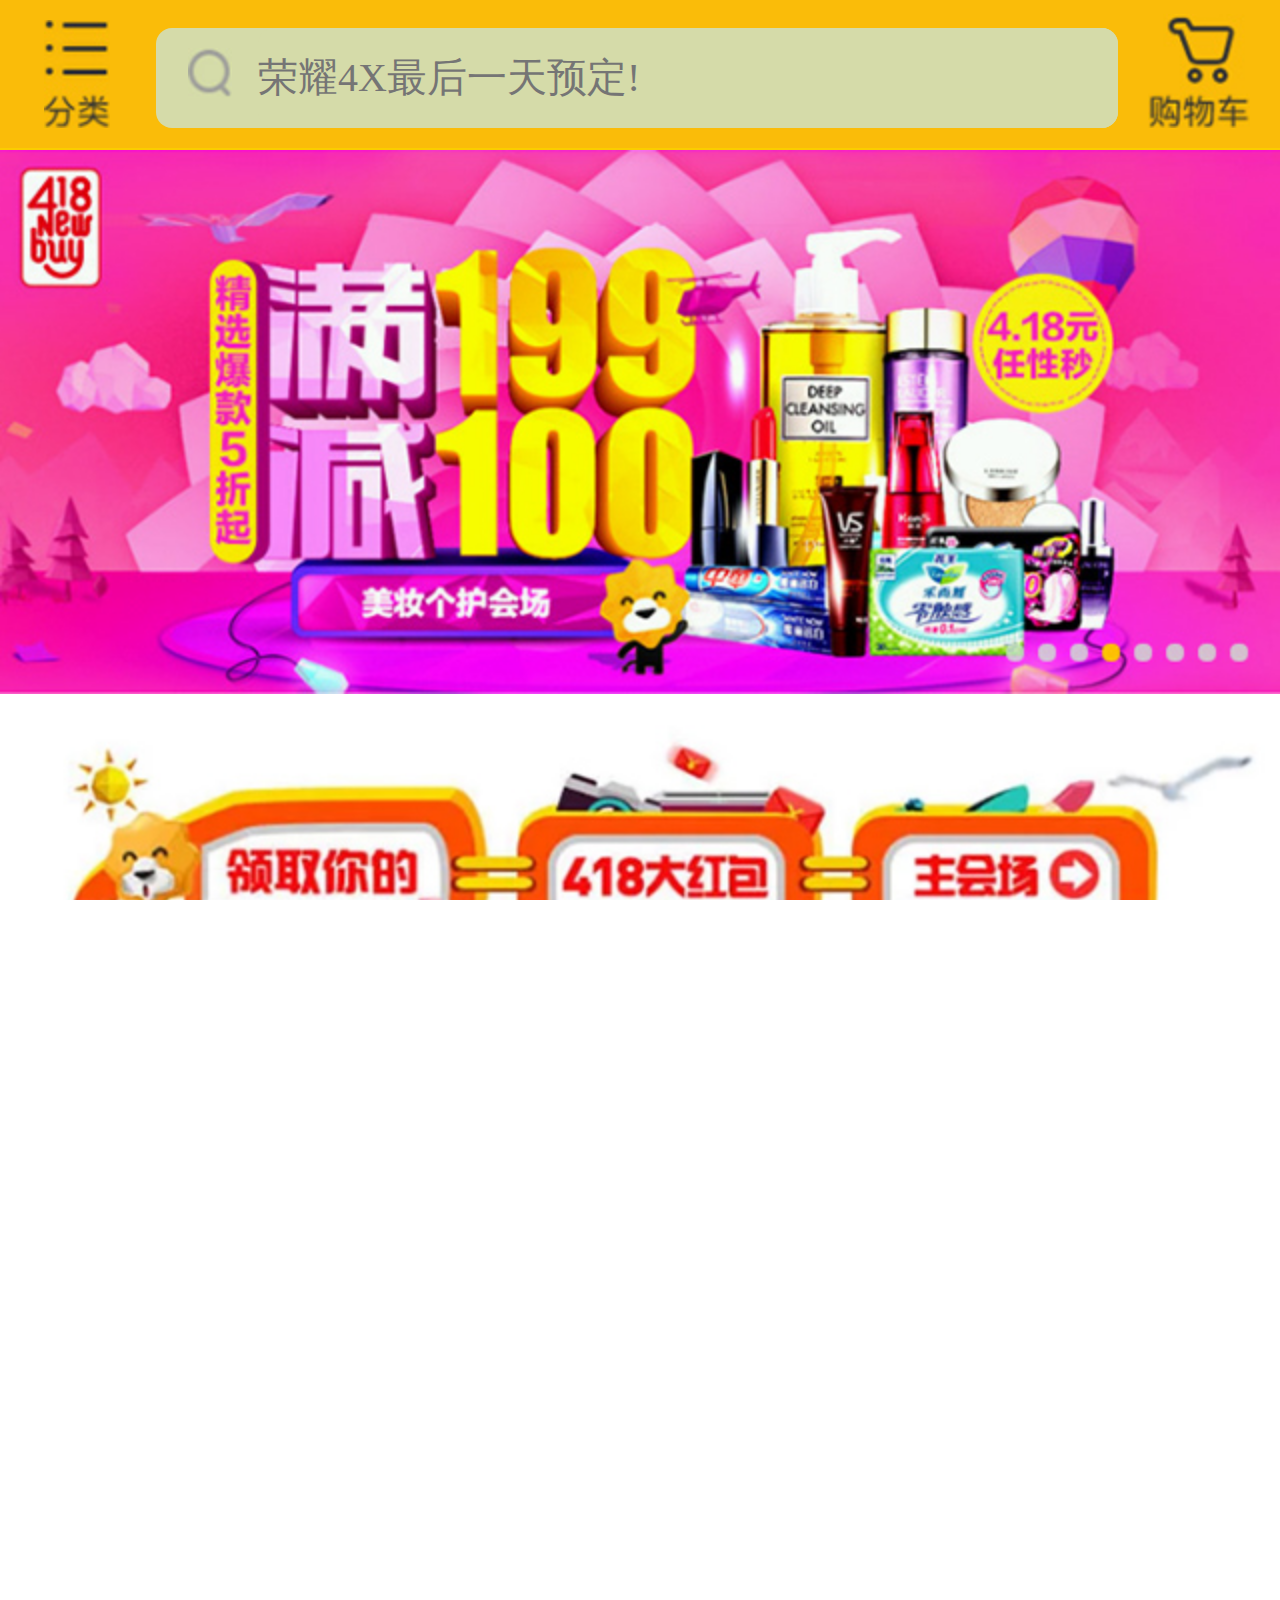
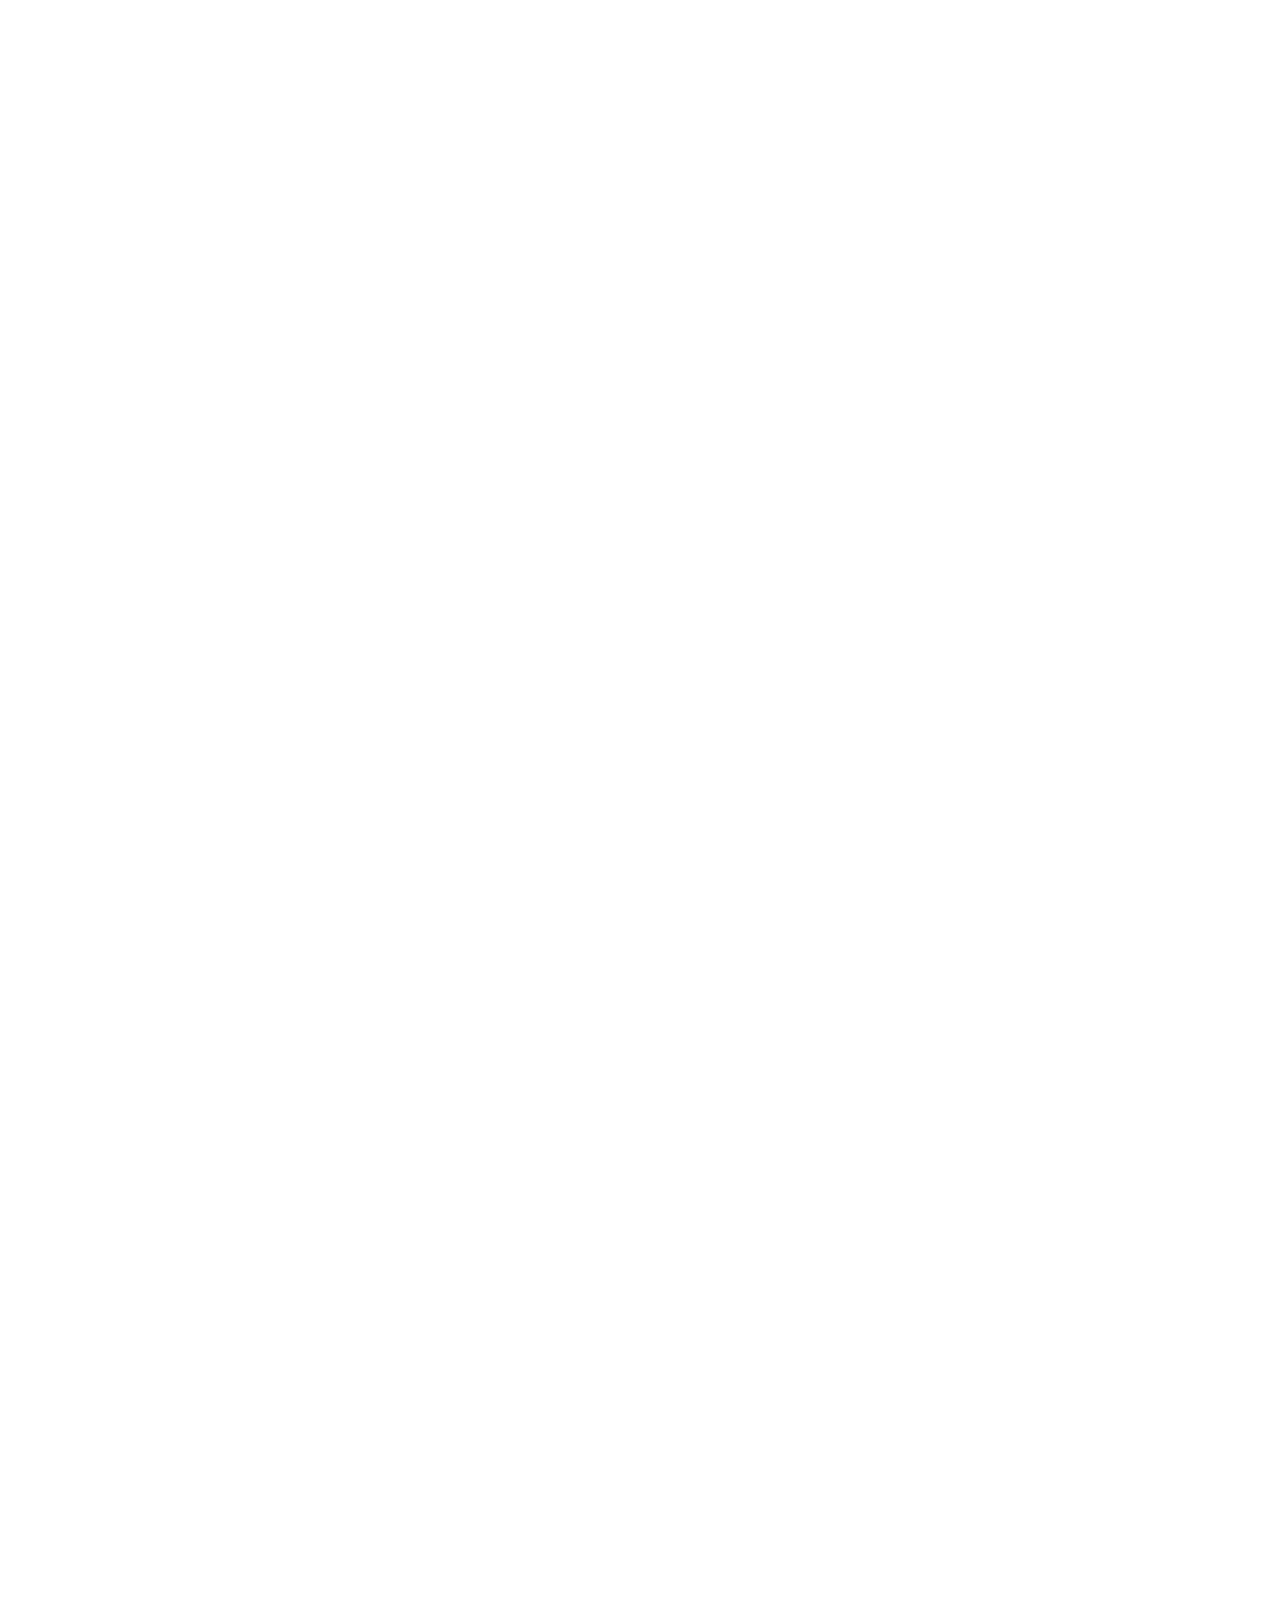
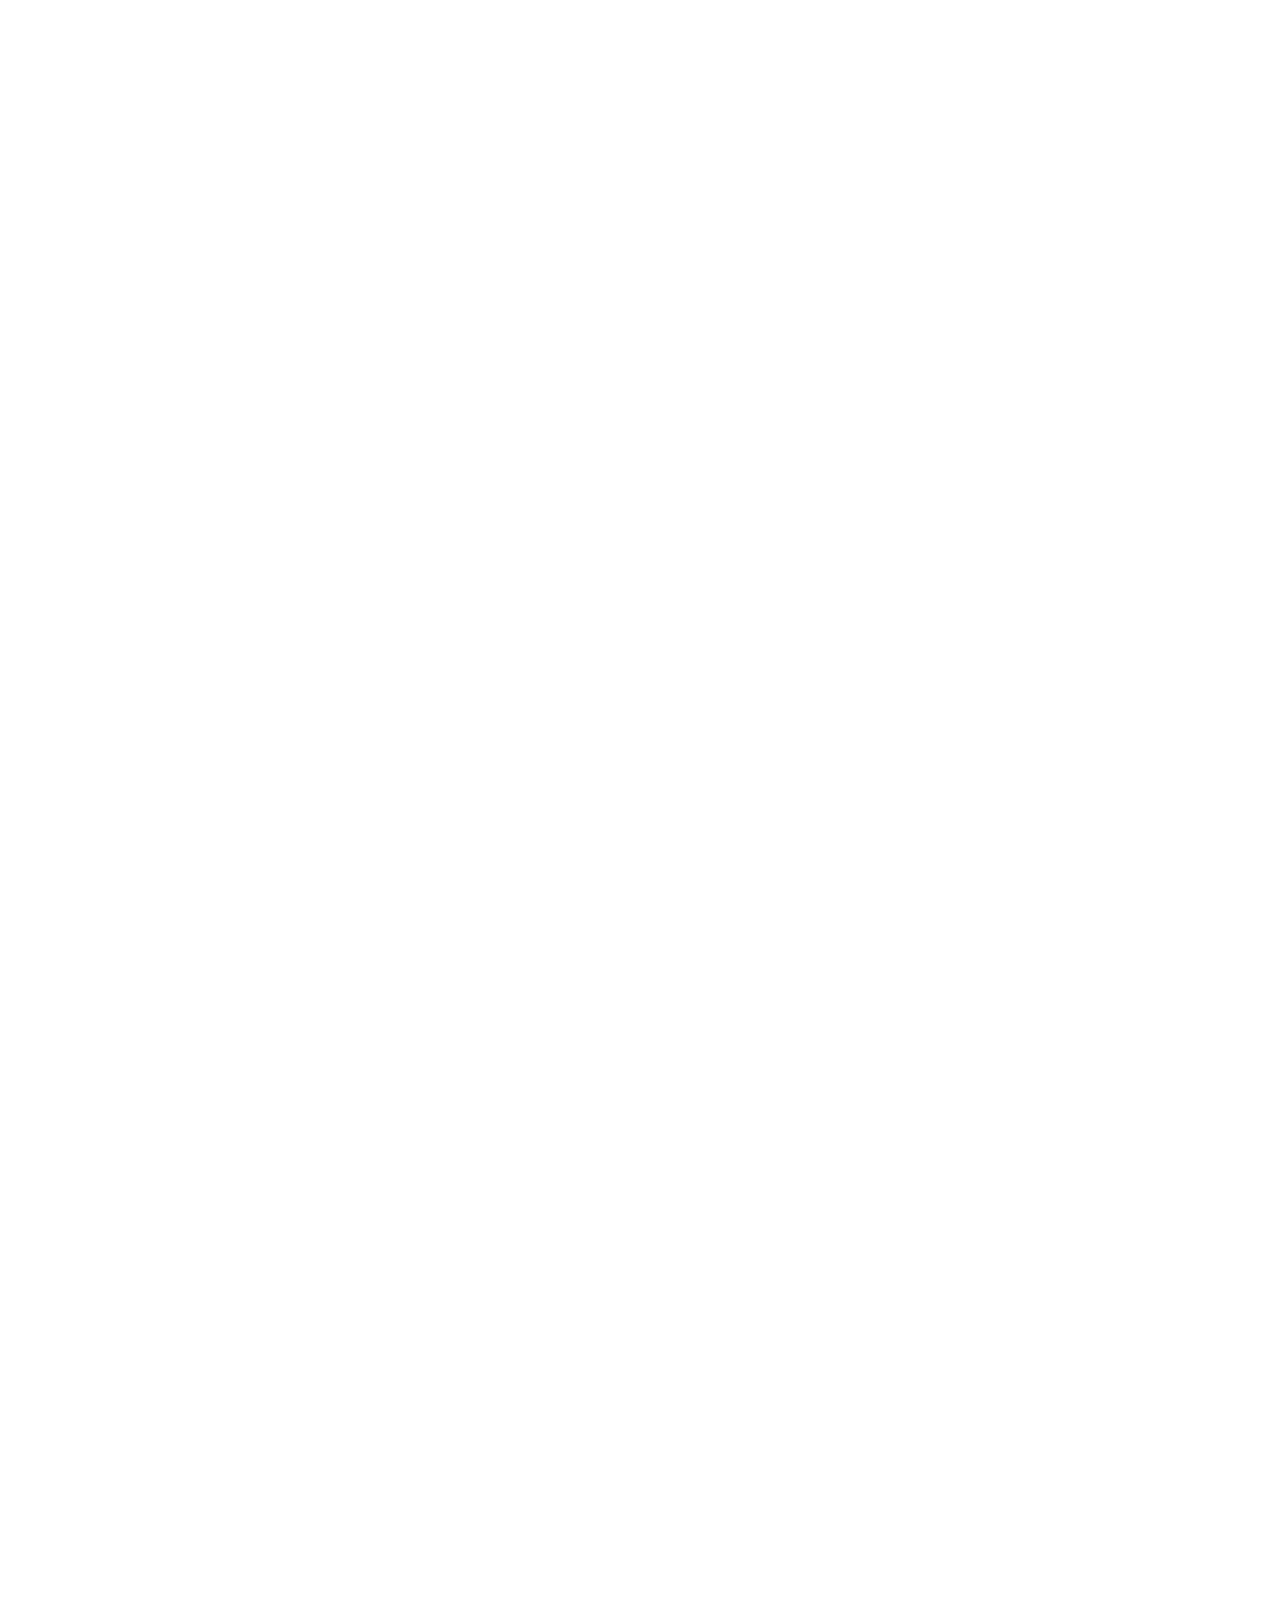
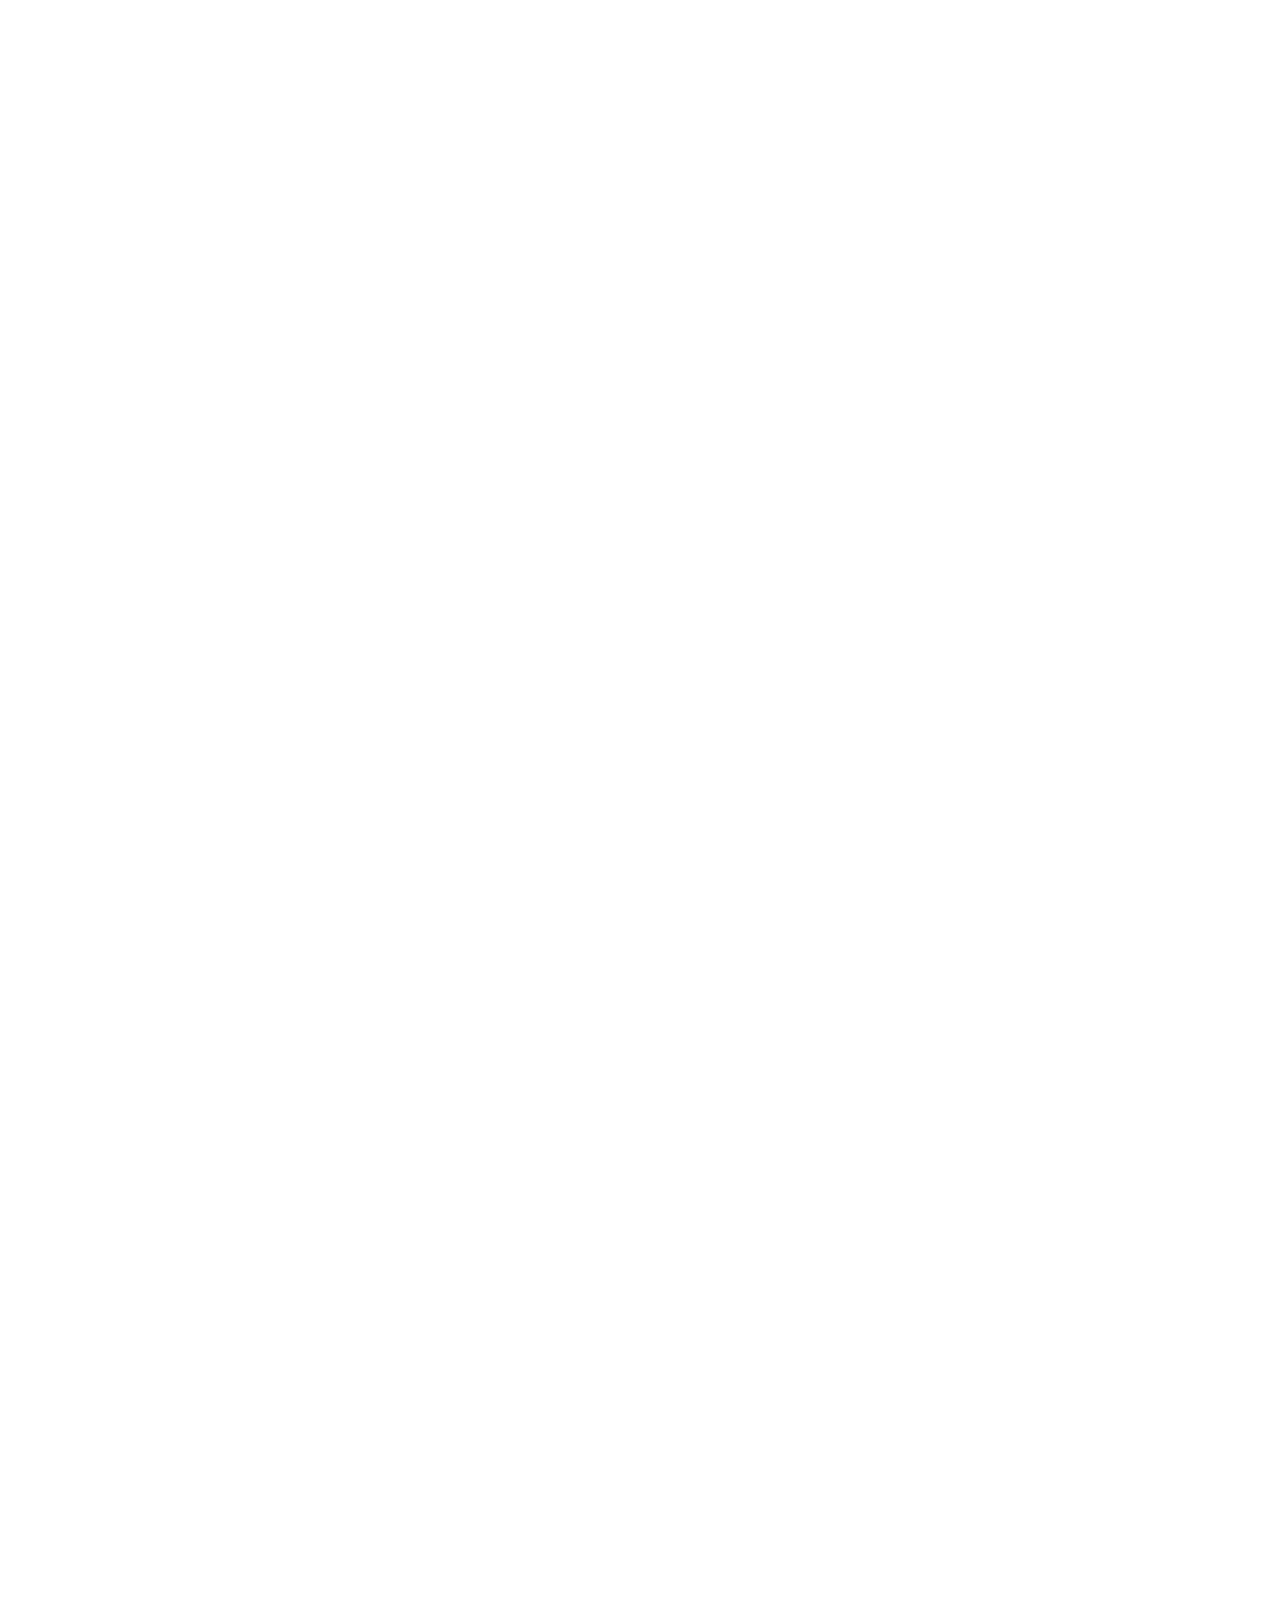
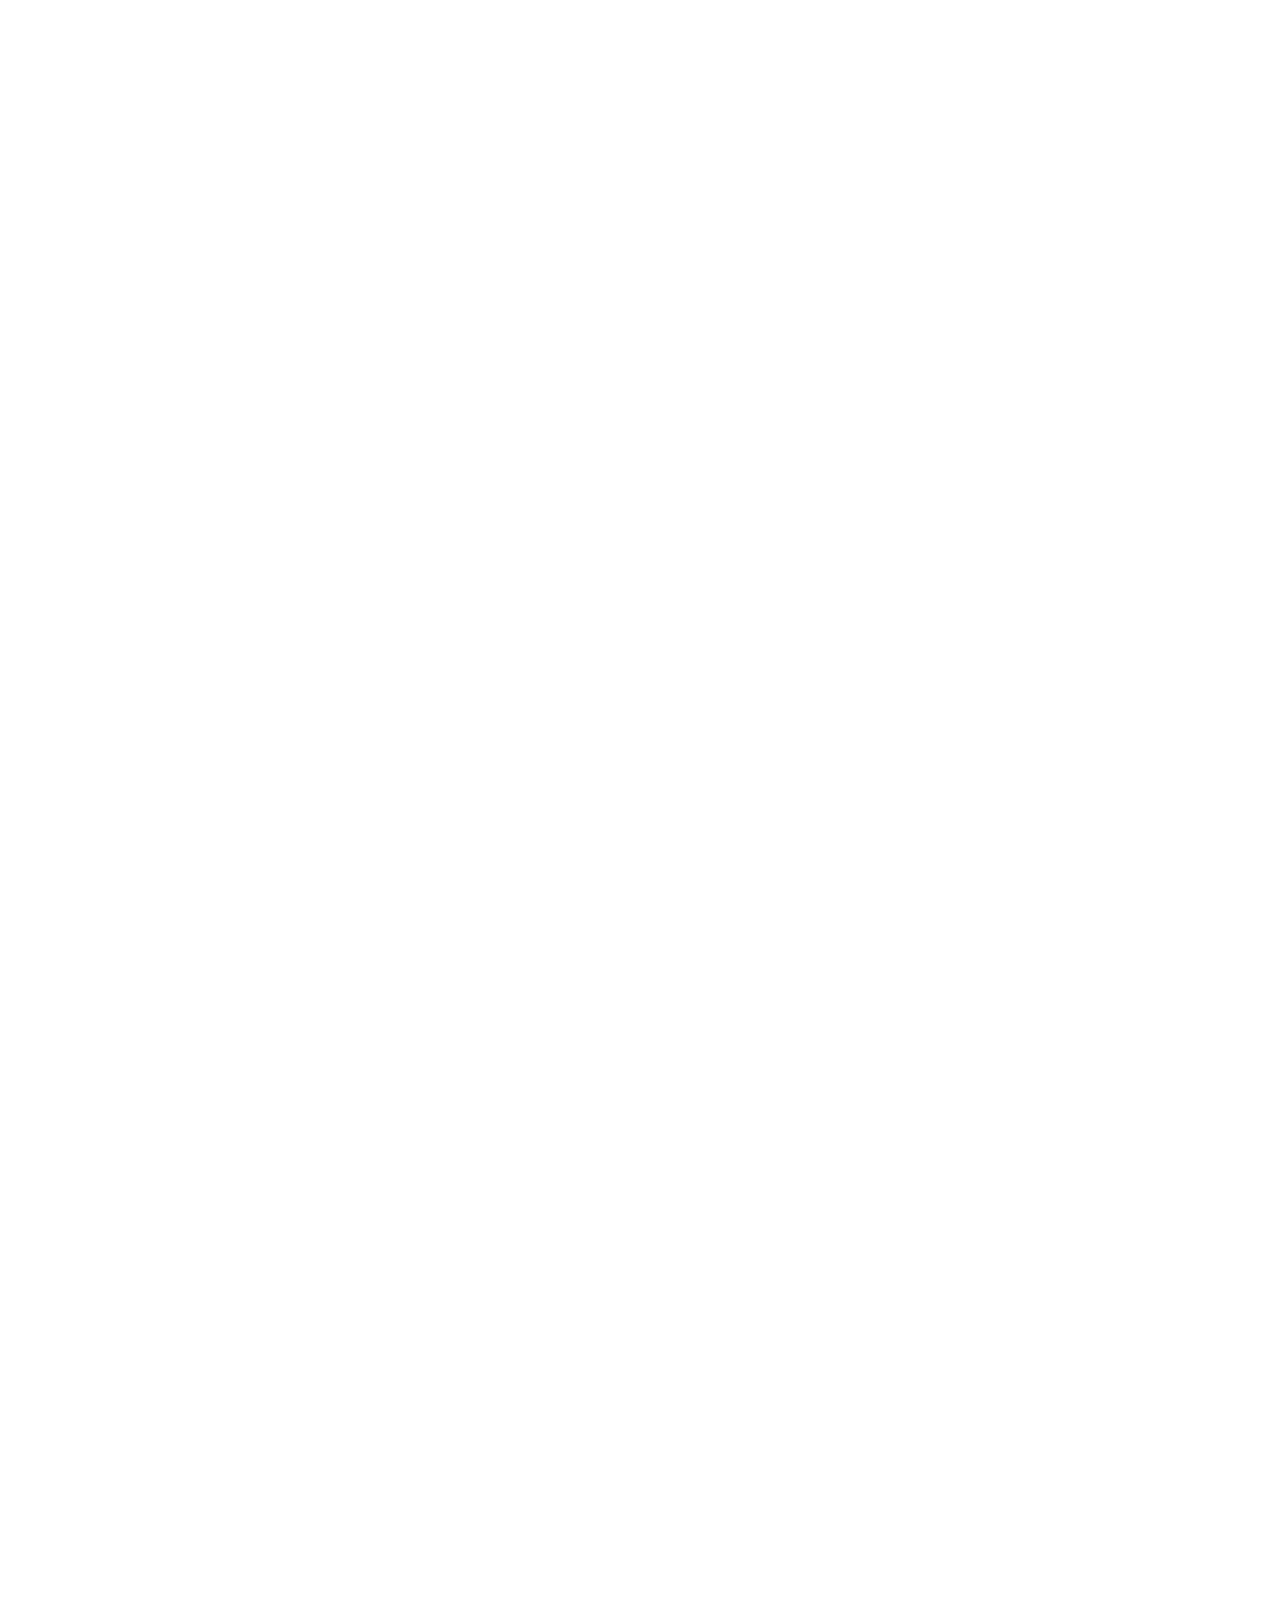
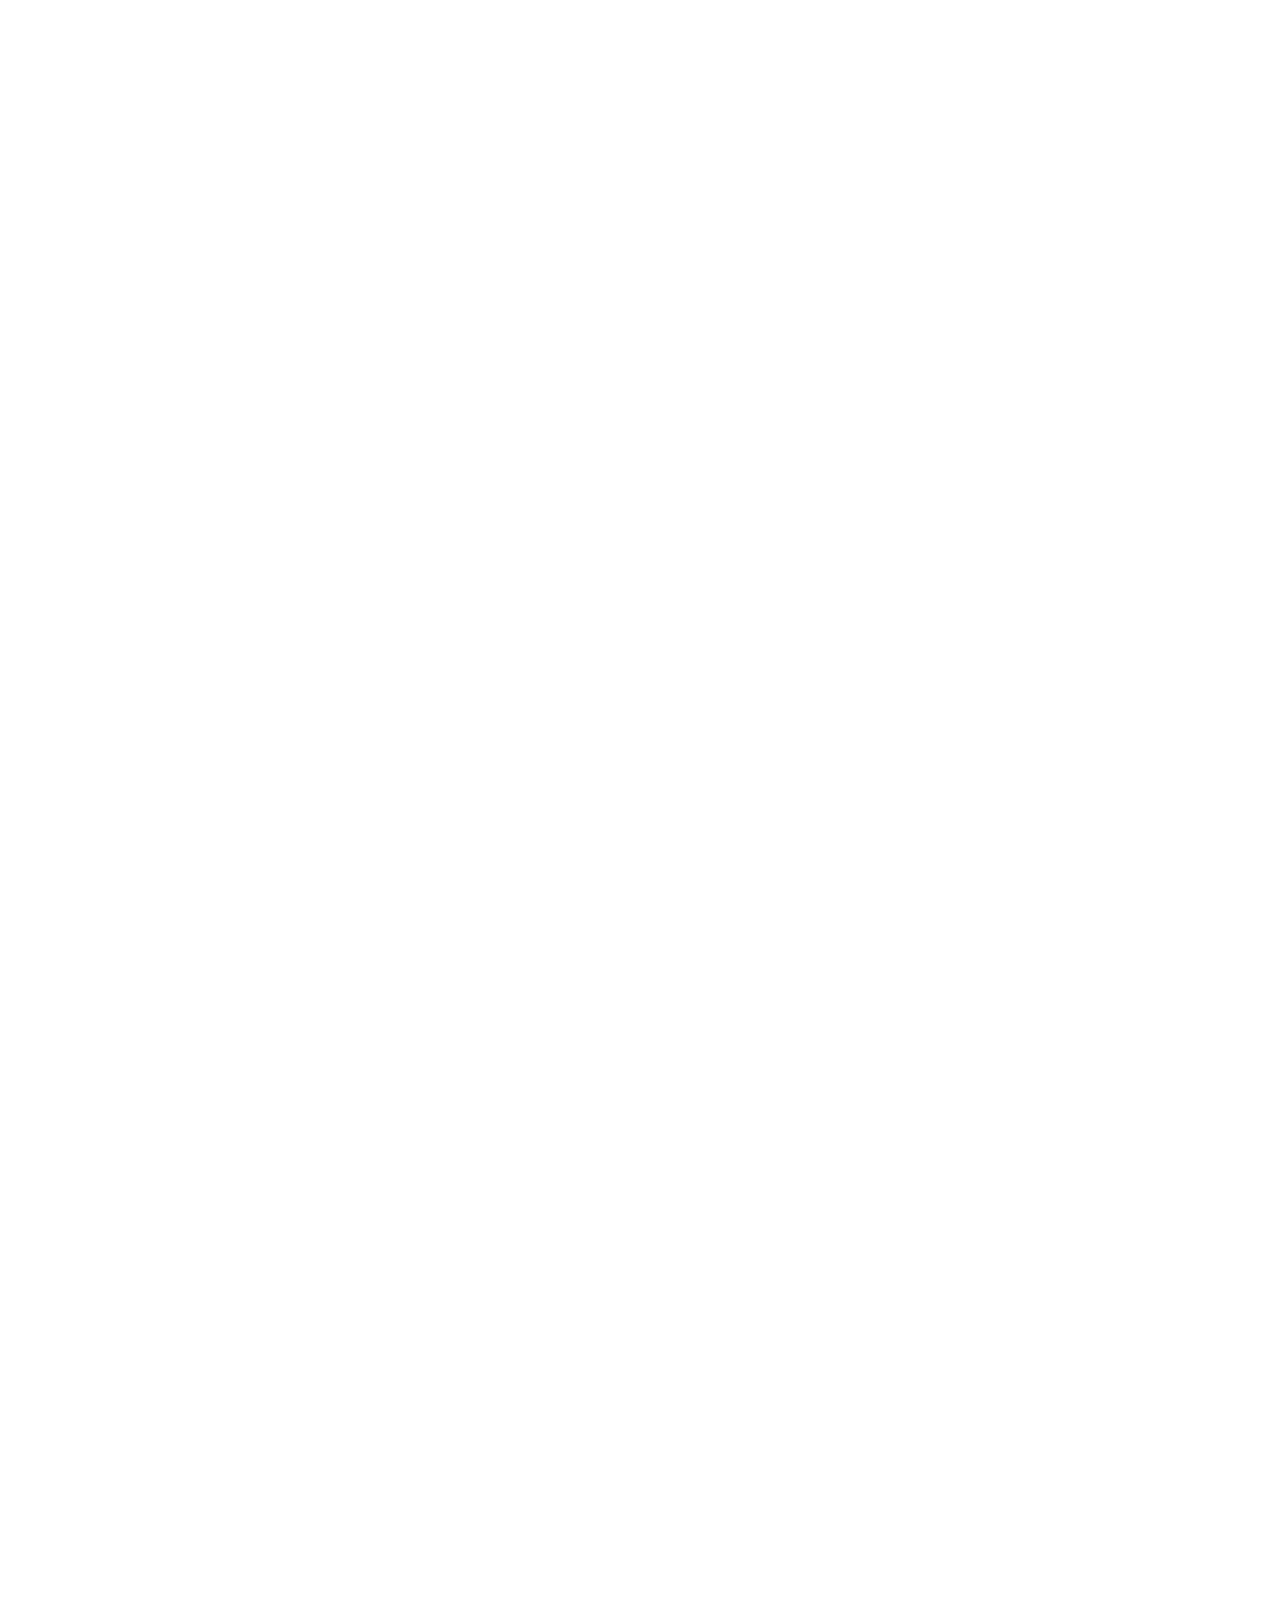
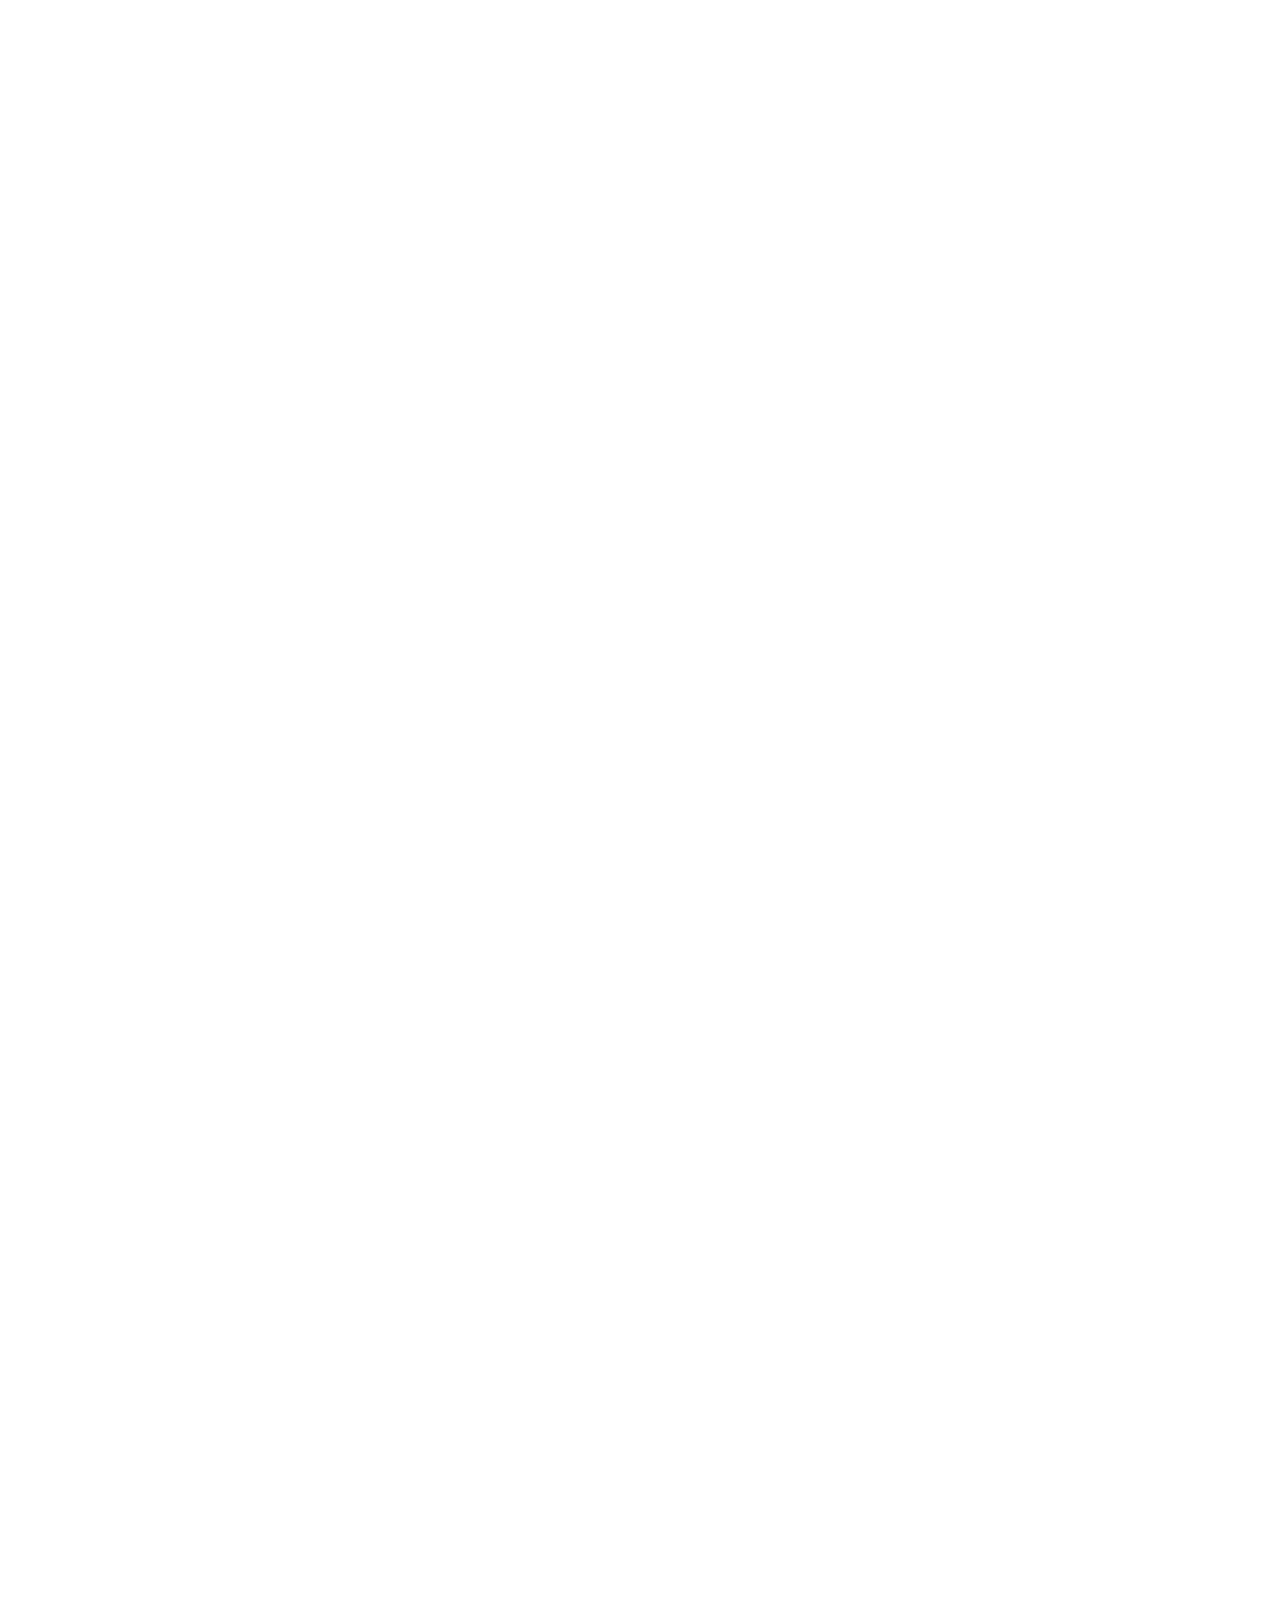
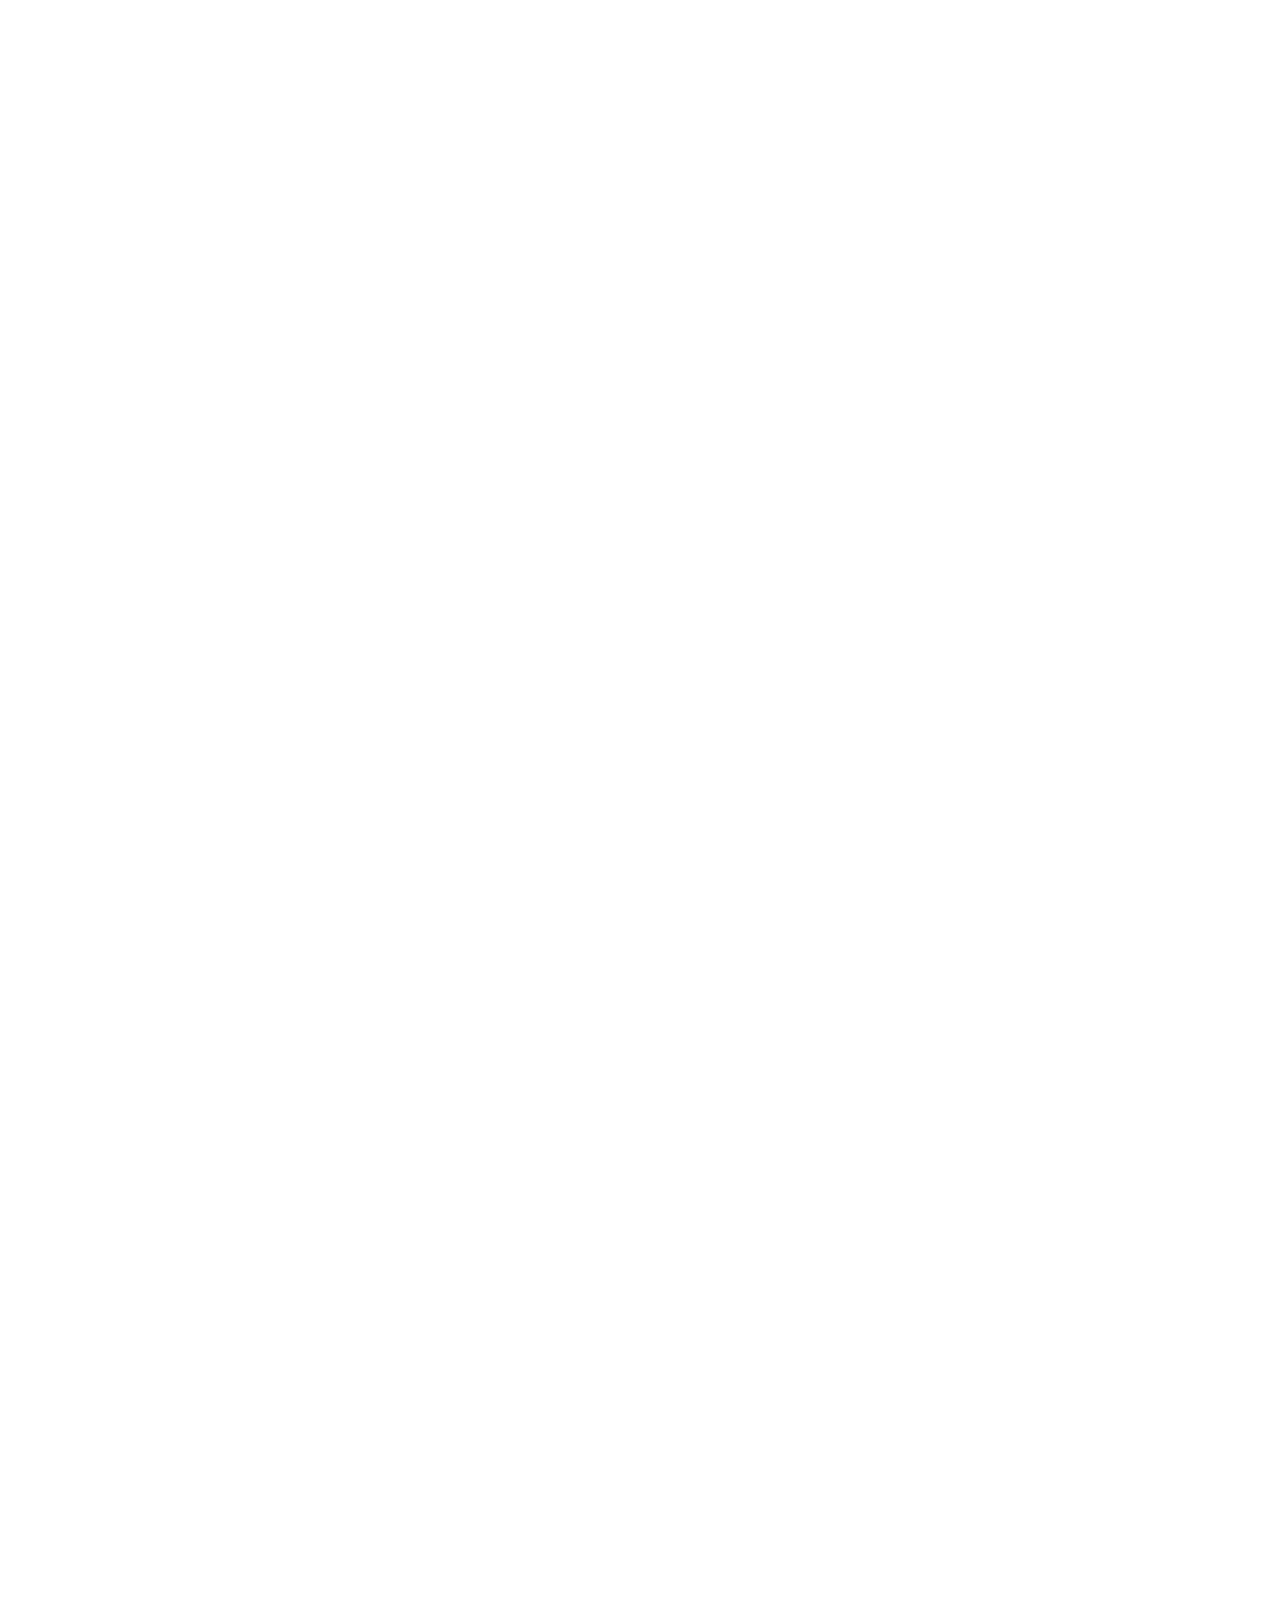
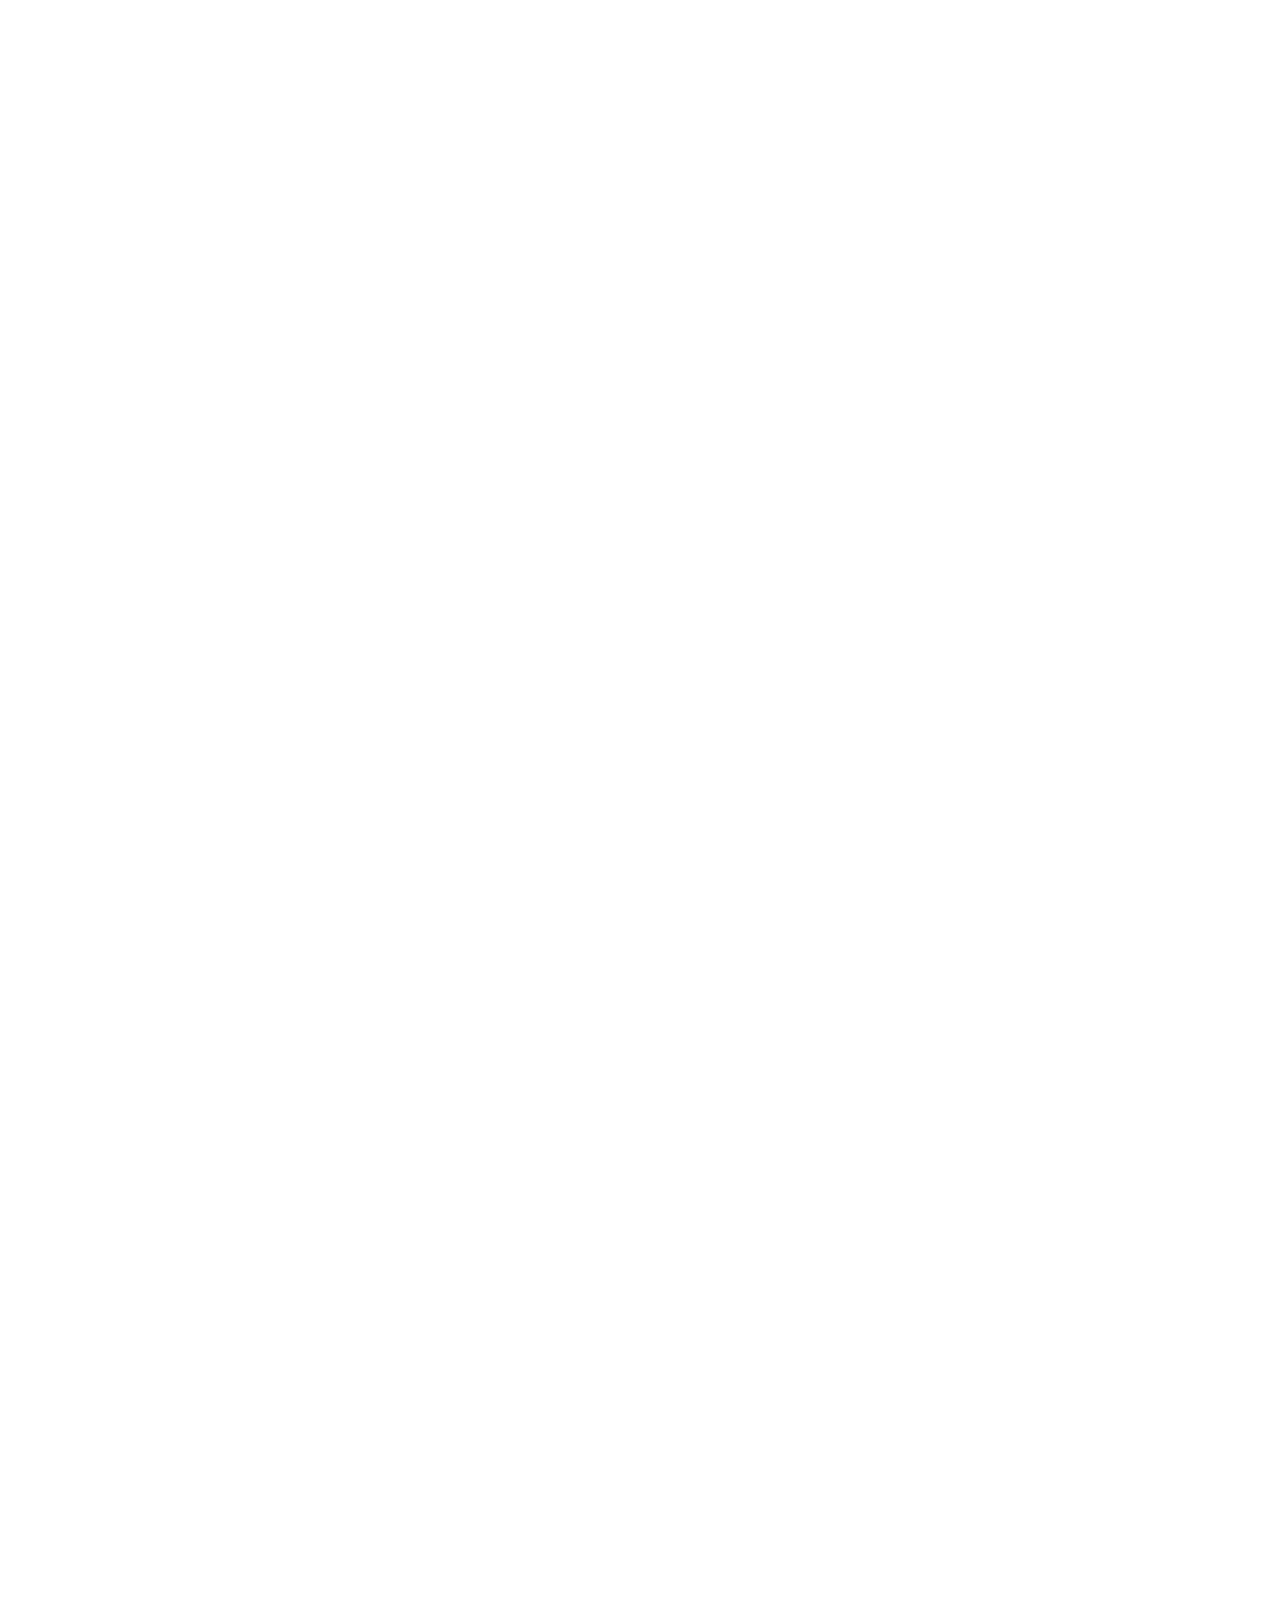
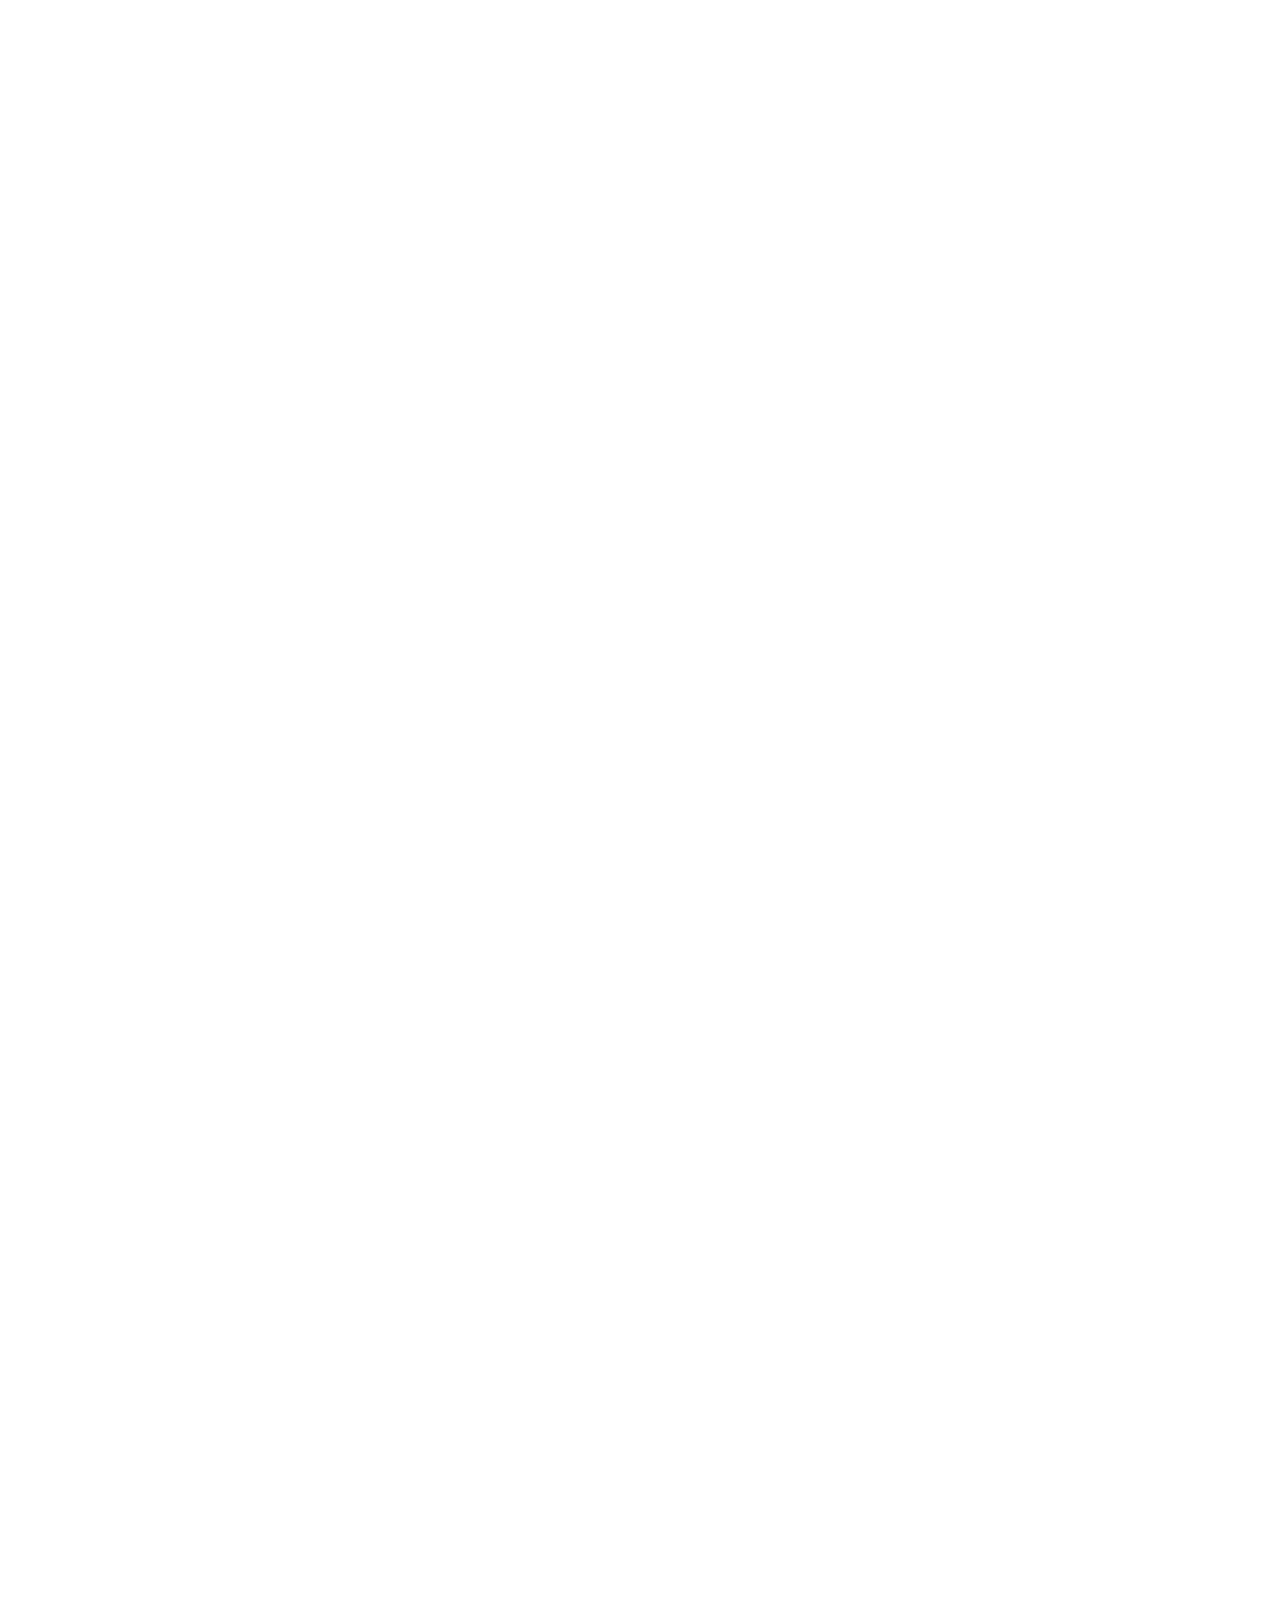
<file: suning/index.html>
<!DOCTYPE html>
<html lang="en">
<head>
	<meta charset="UTF-8">
	<title>suning</title>
	<script>
		var iScale = 1 / window.devicePixelRatio;
		document.write('<meta name="viewport" content="width=device-width,initial-scale='+iScale+',minimum-scale='+iScale+',maximum-scale='+iScale+',user-scalable=no"/>');

		//window.screen.width
		var iWidth = document.documentElement.clientWidth;
		document.getElementsByTagName('html')[0].style.fontSize = iWidth /16+ 'px';
	</script>
	<link rel="stylesheet" type="text/css" href="css/reset.css">
	<link rel="stylesheet" type="text/css" href="css/layout.css">
</head>
<body>
	<header>
		<a class="fl left" href="#"></a>
		<form class="fl">
			<input type="submit" value=""  class="fl btn" />
			<input type="text" class="fr search" placeholder="荣耀4X最后一天预定!" />
		</form>
		<a class="fr right" href="#"></a>
	</header>
	<!-- banner -->
	<a class="banner01" href="#"><img src="images/banner01.jpg"></a>
	<a class="banner02" href="#"><img src="images/banner02.jpg"></a>
	<!-- 分类模块 -->
	<nav class="clearfix nav_01">
		<a class="fl" href="#">
			<img src="images/nav_01_01.jpg">
			<span>大聚惠</span>
		</a>
		<a class="fl" href="#">
			<img src="images/nav_01_02.jpg">
			<span>海外购</span>
		</a>
		<a class="fl" href="#">
			<img src="images/nav_01_03.jpg">
			<span>苏宁超市</span>
		</a>
		<a class="fl" href="#">
			<img src="images/nav_01_04.jpg">
			<span>红孩子</span>
		</a>
		<a class="fl" href="#">
			<img src="images/nav_01_05.jpg">
			<span>嗨购精选</span>
		</a>
		<a class="fl" href="#">
			<img src="images/nav_01_06.jpg">
			<span>我的易购</span>
		</a>
		<a class="fl" href="#">
			<img src="images/nav_01_07.jpg">
			<span>金融</span>
		</a>
		<a class="fl" href="#">
			<img src="images/nav_01_08.jpg">
			<span>领云钻</span>
		</a>
		<a class="fl" href="#">
			<img src="images/nav_01_09.jpg">
			<span>门店导购</span>
		</a>
		<a class="fl" href="#">
			<img src="images/nav_01_10.jpg">
			<span>客户端下载</span>
		</a>
	</nav>
	<!-- 头条新闻 -->
	<article class="news">
		<h2 class="fl">苏宁头条</h2>
		<span class="fl"></span>
		<div class="fl">
			<p class="clearfix"><i class="fl"></i><a class="fl" href="#">分分钟KO宋仲基，撩妹"时"力派</a></p>
			<p class="clearfix"><i class="fl"></i><a class="fl gray" href="#">火爆小短裤，穿出最精致的你~</a></p>
		</div>
	</article>
	<!-- 海景房图 -->
	<section class="pic_01">
		<div class="top clearfix">
			<a class="fl" href="#"><img src="images/pic_01_01.jpg"></a>
			<a class="fl" href="#"><img src="images/pic_01_02.jpg"></a>
			<a class="fl" href="#"><img src="images/pic_01_03.jpg"></a>
		</div>
		<div class="bottom clearfix">
			<a class="fl" href="#"><img src="images/pic_01_04.jpg"></a>
			<a class="fl" href="#"><img src="images/pic_01_05.jpg"></a>
			<a class="fl" href="#"><img src="images/pic_01_06.jpg"></a>
			<a class="fl" href="#"><img src="images/pic_01_07.jpg"></a>
			<a class="fl" href="#"><img src="images/pic_01_08.jpg"></a>
			<a class="fl" href="#"><img src="images/pic_01_09.jpg"></a>
			<a class="fl" href="#"><img src="images/pic_01_10.jpg"></a>
			<a class="fl" href="#"><img src="images/pic_01_11.jpg"></a>
		</div>
	</section>
	<!-- 掌上抢 -->
	<article class="sale">
		<div class="title clearfix">
			<h2 class="fl">掌上抢</h2>
			<div class="time fl">
				<span class="fl">20点场</span>
				<span class="fl">03</span>
				<span class="fl">:</span>
				<span class="fl">54</span>
				<span class="fl">:</span>
				<span class="fl">20</span>
			</div>
			<div class="icon fr"><a class="fl" href="#">吃货上新季</a></div>
		</div>
		<div class="clearfix huadong" style="overflow:hidden;">
			<div style="width:11111rem; resize:horizontal;">
				<dl class="fl">
					<dt><a href="#"><img src="images/sale_banner01.jpg"></a></dt>
					<dd>
						<a href="#">
							<span>￥15.90</span>
							<span>￥56.00</span>
							<span><em>2.</em>8折</span>
						</a>
					</dd>
				</dl>
				<dl class="fl">
					<dt><a href="#"><img src="images/sale_banner02.jpg"></a></dt>
					<dd>
						<a href="#">
							<span>￥39.90</span>
							<span>￥69.00</span>
							<span><em>5.</em>8折</span>
						</a>
					</dd>
				</dl>
				<dl class="fl">
					<dt><a href="#"><img src="images/sale_banner03.jpg"></a></dt>
					<dd>
						<a href="#">
							<span>￥149.00</span>
							<span>￥319.00</span>
							<span><em>4.</em>7折</span>
						</a>
					</dd>
				</dl>
				<dl class="fl">
					<dt><a href="#"><img src="images/sale_banner03.jpg"></a></dt>
					<dd>
						<a href="#">
							<span>￥149.00</span>
							<span>￥319.00</span>
							<span><em>4.</em>7折</span>
						</a>
					</dd>
				</dl>
			</div>
		</div>
		<div class="banner clearfix">
			<a class="fl" href="#"><img src="images/sale_banner_04.jpg"></a>
			<a class="fl" href="#"><img src="images/sale_banner_05.jpg"></a>
		</div>
	</article>
	<section class="floor">
		<div class="djh">
			<a class="title" href="#">大聚惠·精编</a>
			<div class="pic clearfix">
				<div class="fl left">
					<a class="fl" href="#"><img src="images/djh_banner_01.jpg"></a>
				</div>
				<div class="fl right">
					<div class="top clearfix">
						<a class="fl" href="#"><img src="images/djh_banner_02.jpg"></a>
					</div>
					<div class="bottom clearfix">
						<a class="fl" href="#"><img src="images/djh_banner_03.jpg"></a>
						<a class="fl" href="#"><img src="images/djh_banner_04.jpg"></a>
					</div>
				</div>
			</div>
			<div class="banner_bot clearfix">
					<a href="#" class="fl"><img src="images/djh_banner_05.jpg"></a>
			</div>
		</div>
		<div class="tshh">
			<a class="title" href="#">特色好货</a>
			<div class="pic clearfix">
				<div class="top clearfix">
					<div class="fl left">
						<a class="fl" href="#"><img src="images/tshh_banner_01.jpg"></a>
					</div>
					<div class="fl right">
						<a href="#" class="fl"><img src="images/tshh_banner_02.jpg"></a>
						<a href="#" class="fl"><img src="images/tshh_banner_03.jpg"></a>
					</div>
				</div>
				<div class="bottom">
					<div class="left fl">
						<a href="#" class="fl"><img src="images/tshh_banner_04.jpg"></a>
						<a href="#" class="fl"><img src="images/tshh_banner_06.jpg"></a>
						<a href="#" class="fl"><img src="images/tshh_banner_08.jpg"></a>
					</div>
					<div class="right fl">
						<a href="#" class="fl"><img src="images/tshh_banner_05.jpg"></a>
						<a href="#" class="fl"><img src="images/tshh_banner_07.jpg"></a>
						<a href="#" class="fl"><img src="images/tshh_banner_09.jpg"></a>
					</div>
				</div>
			</div>
			<div class="banner_bot clearfix">
					<a href="#" class="fl"><img src="images/tshh_banner_bot.jpg"></a>
			</div>
		</div>
		<div class="rmsc">
			<a class="title" href="#">热门市场</a>
			<div class="pic clearfix">
				<div class="top clearfix">
					<a href="#" class="fl"><img src="images/rmsc_banner_01.jpg"></a>
					<a href="#" class="fl"><img src="images/rmsc_banner_02.jpg"></a>
				</div>
				<div class="bottom">
					<a href="#" class="fl"><img src="images/rmsc_banner_03.jpg"></a>
					<a href="#" class="fl"><img src="images/rmsc_banner_04.jpg"></a>
					<a href="#" class="fl"><img src="images/rmsc_banner_05.jpg"></a>
					<a href="#" class="fl"><img src="images/rmsc_banner_06.jpg"></a>
					<a href="#" class="fl"><img src="images/rmsc_banner_07.jpg"></a>
					<a href="#" class="fl"><img src="images/rmsc_banner_08.jpg"></a>
					<a href="#" class="fl"><img src="images/rmsc_banner_09.jpg"></a>
					<a href="#" class="fl"><img src="images/rmsc_banner_10.jpg"></a>
					<a href="#" class="fl"><img src="images/rmsc_banner_11.jpg"></a>
					<a href="#" class="fl"><img src="images/rmsc_banner_12.jpg"></a>
					<a href="#" class="fl"><img src="images/rmsc_banner_13.jpg"></a>
					<a href="#" class="fl"><img src="images/rmsc_banner_14.jpg"></a>
				</div>
			</div>
		</div>
		<div class="pphc">
			<a class="title" href="#">品牌荟萃</a>
			<div class="pic clearfix">
				<div class="clearfix">
					<a href="#" class="fl"><img src="images/pphc_banner_01.jpg"></a>
					<a href="#" class="fl"><img src="images/pphc_banner_02.jpg"></a>
					<a href="#" class="fl"><img src="images/pphc_banner_03.jpg"></a>
				</div>
			</div>
		</div>
		<div class="snjr">
			<a class="title" href="#">苏宁金融</a>
			<div class="pic clearfix">
				<div class="fl left">
					<a href="#" class="fl"><img src="images/snjr_banner_01.jpg"></a>
				</div>
				<div class="right fl">
					<a href="#" class="fl"><img src="images/snjr_banner_02.jpg"></a>
					<a href="#" class="fl"><img src="images/snjr_banner_03.jpg"></a>
				</div>
			</div>
		</div>
		<div class="hdtj">
			<a class="title" href="#">好店推荐</a>
			<div class="top clearfix">
				<dl class="fl">
					<dt class="fl">
						<a class="fl" href="#"><img src="images/hdtj_banner_01.jpg"></a>
					</dt>
					<dd class="fl">
						<a class="fl" href="#">搞机大咖</a>
						<a class="fl" href="#">潮机新时尚</a>
					</dd>
				</dl>
				<dl class="fl">
					<dt class="fl">
						<a class="fl" href="#"><img src="images/hdtj_banner_02.jpg"></a>
					</dt>
					<dd class="fl">
						<a class="fl" href="#">潮流女装</a>
						<a class="fl" href="#">春色撩人</a>
					</dd>
				</dl>
			</div>
			<div class="bottom clearfix">
				<div class="left fl">
					<div class="big fl">
						<a class="fl" href="#"><img src="images/hdtj_banner_03.jpg"></a>
					</div>
					<div class="small fl">
						<a class="fl" href="#"><img src="images/hdtj_banner_04.jpg"></a>
						<a class="fl" href="#"><img src="images/hdtj_banner_05.jpg"></a>
					</div>
				</div>
				<div class="right fl">
					<div class="big fl">
						<a class="fl" href="#"><img src="images/hdtj_banner_06.jpg"></a>
					</div>
					<div class="small fl">
						<a class="fl" href="#"><img src="images/hdtj_banner_07.jpg"></a>
						<a class="fl" href="#"><img src="images/hdtj_banner_08.jpg"></a>
					</div>
				</div>
			</div>
			<div class="dotted clearfix">
				<p class="clearfix">
					<a class="fl" href="#"></a>
					<a class="fl" href="#"></a>
					<a class="fl" href="#"></a>
				</p>
			</div>
		</div>
		<div class="cnxh">
			<div class="title_2">
				<fieldset>
					<legend>猜你喜欢</legend>
				</fieldset>
			</div>
			<div class="clearfix content">
				<dl class="fl">
					<dt class="clearfix">
						<a class="fl" href=""><img src="images/cnxh_banner_01.jpg"></a>
					</dt>
					<dd>
						<a class="fl" href="#">
							<span class="fl">原装联想ThinkPad电脑包14寸15寸笔记本双肩包男士背…</span>
							<span>￥89.00</span>
						</a>
					</dd>
				</dl>
				<dl class="fl">
					<dt class="clearfix">
						<a class="fl" href=""><img src="images/cnxh_banner_02.jpg"></a>
					</dt>
					<dd>
						<a class="fl" href="#">
							<span class="fl">原装联想ThinkPad电脑包14寸15寸笔记本双肩包男士背…</span>
							<span>￥89.00</span>
						</a>
					</dd>
				</dl>
				<dl class="fl">
					<dt class="clearfix">
						<a class="fl" href=""><img src="images/cnxh_banner_03.jpg"></a>
					</dt>
					<dd>
						<a class="fl" href="#">
							<span class="fl">原装联想ThinkPad电脑包14寸15寸笔记本双肩包男士背…</span>
							<span>￥79.00</span>
						</a>
					</dd>
				</dl>
				<dl class="fl">
					<dt class="clearfix">
						<a class="fl" href=""><img src="images/cnxh_banner_04.jpg"></a>
					</dt>
					<dd>
						<a class="fl" href="#">
							<span class="fl">原装联想ThinkPad电脑包14寸15寸笔记本双肩包男士背…</span>
							<span>￥99.00</span>
						</a>
					</dd>
				</dl>
				<dl class="fl">
					<dt class="clearfix">
						<a class="fl" href=""><img src="images/cnxh_banner_05.jpg"></a>
					</dt>
					<dd>
						<a class="fl" href="#">
							<span class="fl">原装联想ThinkPad电脑包14寸15寸笔记本双肩包男士背…</span>
							<span>￥79.00</span>
						</a>
					</dd>
				</dl>
				<dl class="fl">
					<dt class="clearfix">
						<a class="fl" href=""><img src="images/cnxh_banner_06.jpg"></a>
					</dt>
					<dd>
						<a class="fl" href="#">
							<span class="fl">原装联想ThinkPad电脑包14寸15寸笔记本双肩包男士背…</span>
							<span>￥259.00</span>
						</a>
					</dd>
				</dl>
				<dl class="fl">
					<dt class="clearfix">
						<a class="fl" href=""><img src="images/cnxh_banner_07.jpg"></a>
					</dt>
					<dd>
						<a class="fl" href="#">
							<span class="fl">原装联想ThinkPad电脑包14寸15寸笔记本双肩包男士背…</span>
							<span>￥99.00</span>
						</a>
					</dd>
				</dl>
				<dl class="fl">
					<dt class="clearfix">
						<a class="fl" href=""><img src="images/cnxh_banner_08.jpg"></a>
					</dt>
					<dd>
						<a class="fl" href="#">
							<span class="fl">原装联想ThinkPad电脑包14寸15寸笔记本双肩包男士背…</span>
							<span>￥159.00</span>
						</a>
					</dd>
				</dl>
			</div>
		</div>
		<div class="download clearfix">
			<a class="fl" href="#">
				<img class="fl" src="images/down_banner_01.jpg">
				<span class="fl">下载苏宁易购客户端</span>
				<span class="fl">享手机专享价专属实惠</span>
				<span>立即下载</span>
			</a>
		</div>
	</section>
	<footer>
		<div class="title_3">
			<a href="#" class="fl">登录</a>
			<a href="#" class="fl">注册</a>
			<a href="#" class="fl">电脑版</a>
			<a href="#" class="fl">普通版</a>
			<a href="#" class="fl">客户端</a>
		</div>
		<div class="txt">
			Copyright &copy; 2002-2016 苏宁 suning.com 版权所有
		</div>
	</footer>
</body>
</html>
</file>
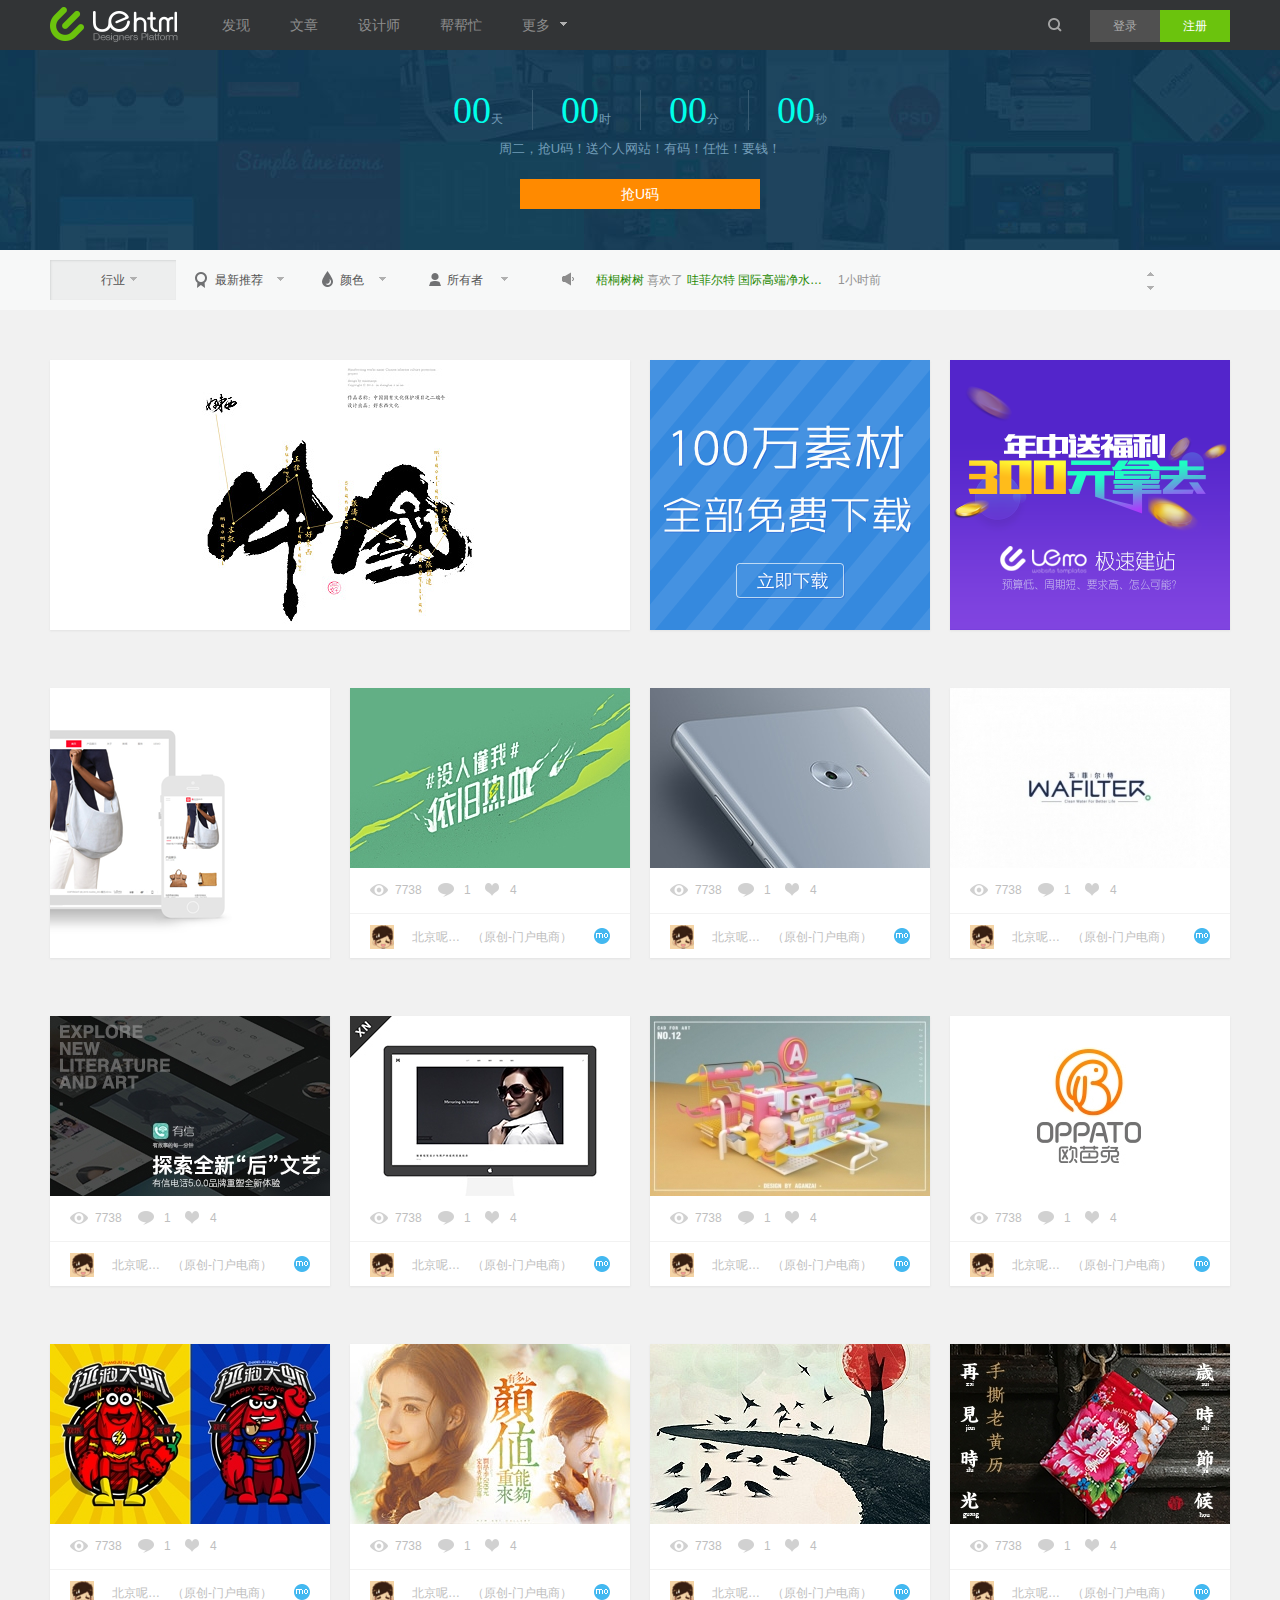
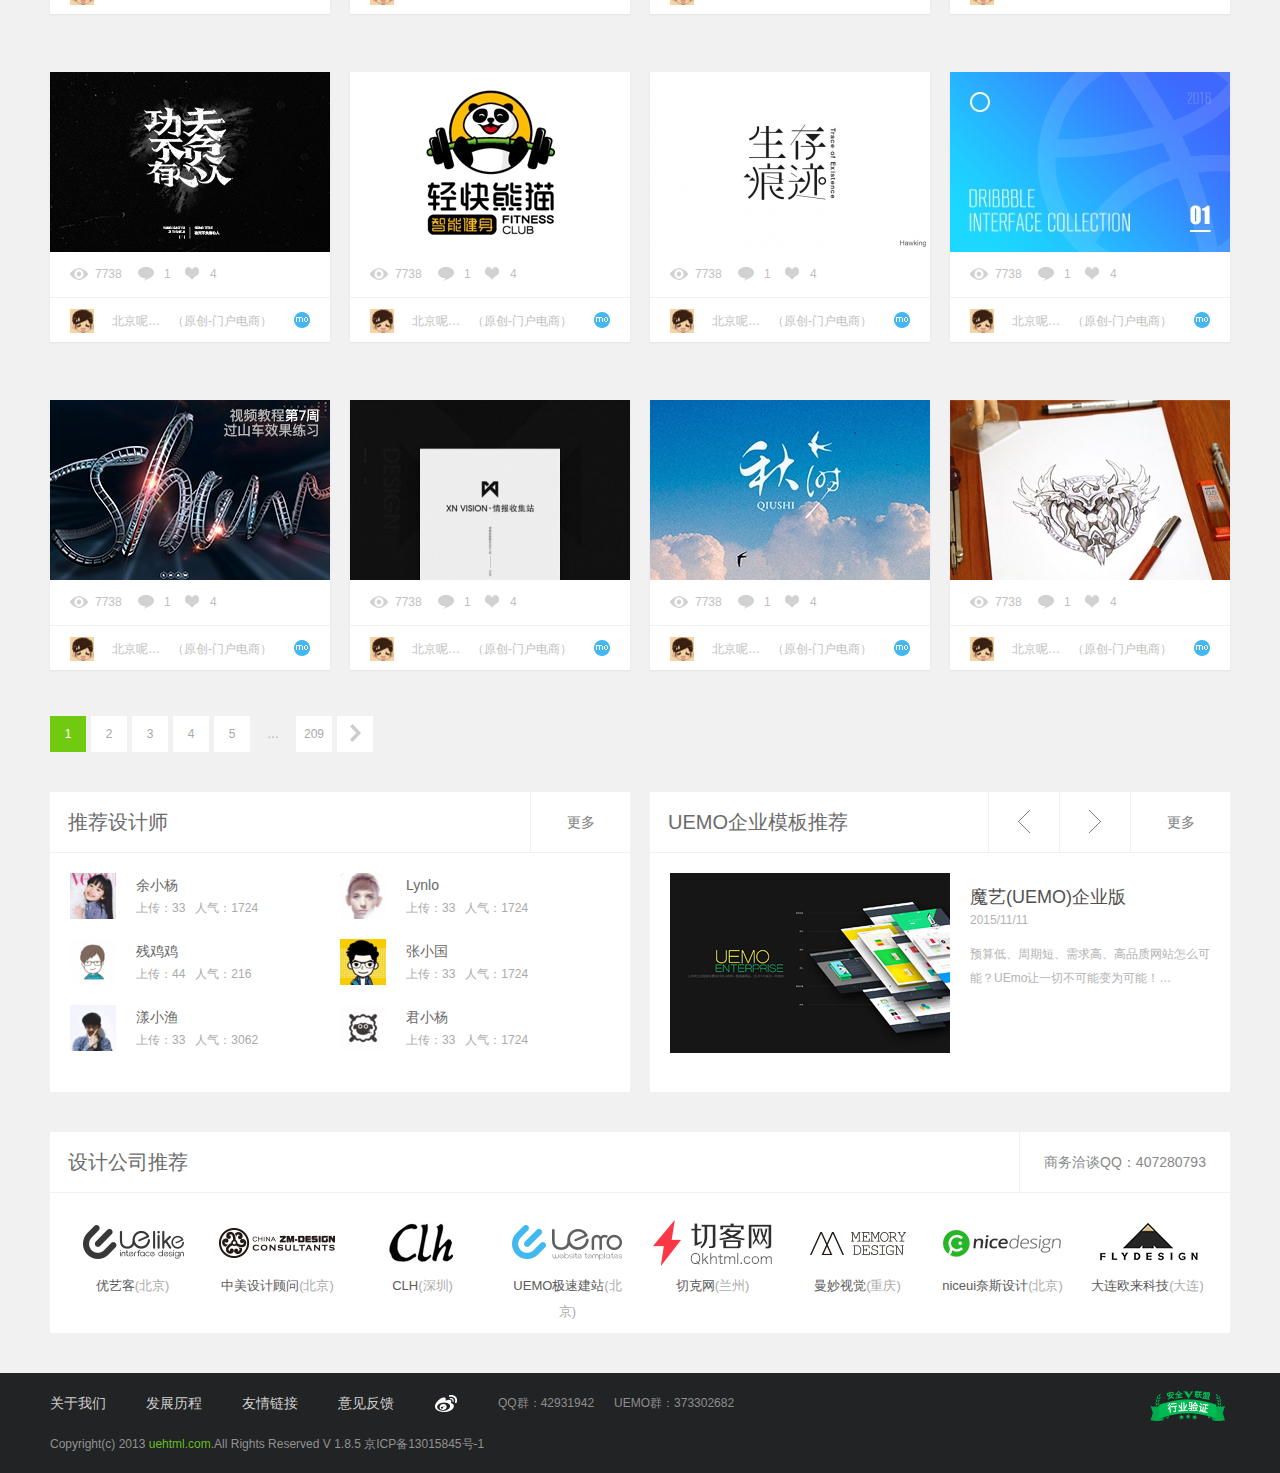
<file: uehtml/index.html>
<!DOCTYPE html>
<html lang="en">
<head>
	<meta charset="UTF-8">
	<title>UEhtml</title>
	<link rel="stylesheet" type="text/css" href="css/ue.css">
	<link rel="stylesheet" type="text/css" href="css/uemedia.css">
</head>
<body>
	<div class="header clearfix">
		<div class="content">
			<a class="logo" href="#"><img src="images/logo.png"></a>
			<div class="nav fl">
				<a href="#">发现</a>
				<a href="#">文章</a>
				<a href="#">设计师</a>
				<a href="#">帮帮忙</a>
				<a href="#">更多</a>
			</div>
			<div class="fr hrnav">
				<a href="#"></a>
				<a href="#">登录</a>
				<a href="#">注册</a>
			</div>
		</div>
	</div>
	<div class="banner">
		<div class="time clearfix">
			<div>
				00<span>天</span>
			</div>
			<div>
				00<span>时</span>
			</div>
			<div>
				00<span>分</span>
			</div>
			<div>
				00<span>秒</span>
			</div>
		</div>
		<div class="txt">
			周二，抢U码！送个人网站！有码！任性！要钱！
		</div>
		<div class="btn  clearfix">
			<a class="fl" href="#">抢U码</a>
		</div>
	</div>
	<div class="menu clearfix">
		<div class="content">
			<a class="fl select" href="#">行业</a>
			<div class="menu_nav fl">
				<a class="fl" href="#">最新推荐</a>
				<a class="fl" href="#">颜色</a>
				<a class="fl" href="#">所有者</a>
			</div>
			<div class="sonews fl">
				<span class="fl"></span>
				<p class="fl">梧桐树树 <em>喜欢了</em> 哇菲尔特 国际高端净水器页面设计</span></p>
				<span class="fl">1小时前</span>
				<b class="fr"></b>
			</div>
		</div>
	</div>
	<div class="main_bd">
		<div class="main">
			<div><a href="#"><img src="images/1473178674938.jpg"></a></div>
			<div><a href="#"><img src="images/uehtml.png"></a></div>
			<div><a href="#"><img src="images/uemodl.png"></a></div>
			<div><a href="#"><img src="images/04-2.png"></a></div>
			<dl>
				<dt><a href="#"><img src="images/147754347871.jpg"></a></dt>
				<dd>
					<p class="top clearfix">
						<span class="fl">7738</span>
						<span class="fl">1</span>
						<span class="fl">4</span>
					</p>
					<p class="bottom clearfix">
						<img src="images/tx.png">
						<span class="fl">北京呢呢呢呢</span>
						<span>（原创-门户电商）</span>
					</p>
				</dd>
			</dl>
			<dl>
				<dt><a href="#"><img src="images/1477395110312.jpg"></a></dt>
				<dd>
					<p class="top clearfix">
						<span class="fl">7738</span>
						<span class="fl">1</span>
						<span class="fl">4</span>
					</p>
					<p class="bottom clearfix">
						<img src="images/tx.png">
						<span class="fl">北京呢呢呢呢</span>
						<span>（原创-门户电商）</span>
					</p>
				</dd>
			</dl>
			<dl>
				<dt><a href="#"><img src="images/1477023748157_280x180.jpg"></a></dt>
				<dd>
					<p class="top clearfix">
						<span class="fl">7738</span>
						<span class="fl">1</span>
						<span class="fl">4</span>
					</p>
					<p class="bottom clearfix">
						<img src="images/tx.png">
						<span class="fl">北京呢呢呢呢</span>
						<span>（原创-门户电商）</span>
					</p>
				</dd>
			</dl>
			<dl>
				<dt><a href="#"><img src="images/1476867886566.jpg"></a></dt>
				<dd>
					<p class="top clearfix">
						<span class="fl">7738</span>
						<span class="fl">1</span>
						<span class="fl">4</span>
					</p>
					<p class="bottom clearfix">
						<img src="images/tx.png">
						<span class="fl">北京呢呢呢呢</span>
						<span>（原创-门户电商）</span>
					</p>
				</dd>
			</dl>
			<dl>
				<dt><a href="#"><img src="images/1476809723854.jpg"></a></dt>
				<dd>
					<p class="top clearfix">
						<span class="fl">7738</span>
						<span class="fl">1</span>
						<span class="fl">4</span>
					</p>
					<p class="bottom clearfix">
						<img src="images/tx.png">
						<span class="fl">北京呢呢呢呢</span>
						<span>（原创-门户电商）</span>
					</p>
				</dd>
			</dl>
			<dl>
				<dt><a href="#"><img src="images/1476855265386_280x180.jpg"></a></dt>
				<dd>
					<p class="top clearfix">
						<span class="fl">7738</span>
						<span class="fl">1</span>
						<span class="fl">4</span>
					</p>
					<p class="bottom clearfix">
						<img src="images/tx.png">
						<span class="fl">北京呢呢呢呢</span>
						<span>（原创-门户电商）</span>
					</p>
				</dd>
			</dl>
			<dl>
				<dt><a href="#"><img src="images/1476799860553.jpg"></a></dt>
				<dd>
					<p class="top clearfix">
						<span class="fl">7738</span>
						<span class="fl">1</span>
						<span class="fl">4</span>
					</p>
					<p class="bottom clearfix">
						<img src="images/tx.png">
						<span class="fl">北京呢呢呢呢</span>
						<span>（原创-门户电商）</span>
					</p>
				</dd>
			</dl>
			<dl>
				<dt><a href="#"><img src="images/1474684563174.jpg"></a></dt>
				<dd>
					<p class="top clearfix">
						<span class="fl">7738</span>
						<span class="fl">1</span>
						<span class="fl">4</span>
					</p>
					<p class="bottom clearfix">
						<img src="images/tx.png">
						<span class="fl">北京呢呢呢呢</span>
						<span>（原创-门户电商）</span>
					</p>
				</dd>
			</dl>
			<dl>
				<dt><a href="#"><img src="images/1476703503602.jpg"></a></dt>
				<dd>
					<p class="top clearfix">
						<span class="fl">7738</span>
						<span class="fl">1</span>
						<span class="fl">4</span>
					</p>
					<p class="bottom clearfix">
						<img src="images/tx.png">
						<span class="fl">北京呢呢呢呢</span>
						<span>（原创-门户电商）</span>
					</p>
				</dd>
			</dl>
			<dl>
				<dt><a href="#"><img src="images/1476681571473.jpg"></a></dt>
				<dd>
					<p class="top clearfix">
						<span class="fl">7738</span>
						<span class="fl">1</span>
						<span class="fl">4</span>
					</p>
					<p class="bottom clearfix">
						<img src="images/tx.png">
						<span class="fl">北京呢呢呢呢</span>
						<span>（原创-门户电商）</span>
					</p>
				</dd>
			</dl>
			<dl>
				<dt><a href="#"><img src="images/1476679720680_280x180.jpg"></a></dt>
				<dd>
					<p class="top clearfix">
						<span class="fl">7738</span>
						<span class="fl">1</span>
						<span class="fl">4</span>
					</p>
					<p class="bottom clearfix">
						<img src="images/tx.png">
						<span class="fl">北京呢呢呢呢</span>
						<span>（原创-门户电商）</span>
					</p>
				</dd>
			</dl>
			<dl>
				<dt><a href="#"><img src="images/1476370463327.jpg"></a></dt>
				<dd>
					<p class="top clearfix">
						<span class="fl">7738</span>
						<span class="fl">1</span>
						<span class="fl">4</span>
					</p>
					<p class="bottom clearfix">
						<img src="images/tx.png">
						<span class="fl">北京呢呢呢呢</span>
						<span>（原创-门户电商）</span>
					</p>
				</dd>
			</dl>
			<dl>
				<dt><a href="#"><img src="images/1474355899760.jpg"></a></dt>
				<dd>
					<p class="top clearfix">
						<span class="fl">7738</span>
						<span class="fl">1</span>
						<span class="fl">4</span>
					</p>
					<p class="bottom clearfix">
						<img src="images/tx.png">
						<span class="fl">北京呢呢呢呢</span>
						<span>（原创-门户电商）</span>
					</p>
				</dd>
			</dl>
			<dl>
				<dt><a href="#"><img src="images/1476279182713.jpg"></a></dt>
				<dd>
					<p class="top clearfix">
						<span class="fl">7738</span>
						<span class="fl">1</span>
						<span class="fl">4</span>
					</p>
					<p class="bottom clearfix">
						<img src="images/tx.png">
						<span class="fl">北京呢呢呢呢</span>
						<span>（原创-门户电商）</span>
					</p>
				</dd>
			</dl>
			<dl>
				<dt><a href="#"><img src="images/1476092185857.jpg"></a></dt>
				<dd>
					<p class="top clearfix">
						<span class="fl">7738</span>
						<span class="fl">1</span>
						<span class="fl">4</span>
					</p>
					<p class="bottom clearfix">
						<img src="images/tx.png">
						<span class="fl">北京呢呢呢呢</span>
						<span>（原创-门户电商）</span>
					</p>
				</dd>
			</dl>
			<dl>
				<dt><a href="#"><img src="images/1474254172311.jpg"></a></dt>
				<dd>
					<p class="top clearfix">
						<span class="fl">7738</span>
						<span class="fl">1</span>
						<span class="fl">4</span>
					</p>
					<p class="bottom clearfix">
						<img src="images/tx.png">
						<span class="fl">北京呢呢呢呢</span>
						<span>（原创-门户电商）</span>
					</p>
				</dd>
			</dl>
			<dl>
				<dt><a href="#"><img src="images/1475056486334_280x180.jpg"></a></dt>
				<dd>
					<p class="top clearfix">
						<span class="fl">7738</span>
						<span class="fl">1</span>
						<span class="fl">4</span>
					</p>
					<p class="bottom clearfix">
						<img src="images/tx.png">
						<span class="fl">北京呢呢呢呢</span>
						<span>（原创-门户电商）</span>
					</p>
				</dd>
			</dl>
			<dl>
				<dt><a href="#"><img src="images/1474938082312.jpg"></a></dt>
				<dd>
					<p class="top clearfix">
						<span class="fl">7738</span>
						<span class="fl">1</span>
						<span class="fl">4</span>
					</p>
					<p class="bottom clearfix">
						<img src="images/tx.png">
						<span class="fl">北京呢呢呢呢</span>
						<span>（原创-门户电商）</span>
					</p>
				</dd>
			</dl>
			<dl>
				<dt><a href="#"><img src="images/1474873995980_280x180.jpg"></a></dt>
				<dd>
					<p class="top clearfix">
						<span class="fl">7738</span>
						<span class="fl">1</span>
						<span class="fl">4</span>
					</p>
					<p class="bottom clearfix">
						<img src="images/tx.png">
						<span class="fl">北京呢呢呢呢</span>
						<span>（原创-门户电商）</span>
					</p>
				</dd>
			</dl>
		</div>
		<div class="nav_3 clearfix">
			<a class="fl" href="#">1</a>
			<a class="fl" href="#">2</a>
			<a class="fl" href="#">3</a>
			<a class="fl" href="#">4</a>
			<a class="fl" href="#">5</a>
			<a class="fl" href="#">…</a>
			<a class="fl" href="#">209</a>
			<a class="fl" href="#"></a>
		</div>
		<div class="main_2">
			<div class="tj">
				<div class="title clearfix">
					<h2 class="fl">推荐设计师</h2>
					<a class="fl more" href="#">更多</a>
				</div>
				<ul class="fl left">
					<li class="clearfix">
						<a class="fl" href="#"><img src="images/tx-01-icon.jpg"></a>
						<div class="fl">
							<a href="#">余小杨</a>
							<p><span class="fl">上传：33</span><span class="fl">人气：1724</span></p>
						</div>
					</li>
					<li class="clearfix">
						<a class="fl" href="#"><img src="images/tx-02-icon.jpg"></a>
						<div class="fl">
							<a href="#">残鸡鸡</a>
							<p><span class="fl">上传：44</span><span class="fl">人气：216</span></p>
						</div>
					</li>
					<li class="clearfix">
						<a class="fl" href="#"><img src="images/tx-03-icon.jpg"></a>
						<div class="fl">
							<a href="#">漾小渔</a>
							<p><span class="fl">上传：33</span><span class="fl">人气：3062</span></p>
						</div>
					</li>
				</ul>
				<ul class="fl right">
					<li class="clearfix">
						<a class="fl" href="#"><img src="images/tx-04-icon.jpg"></a>
						<div class="fl">
							<a href="#">Lynlo</a>
							<p><span class="fl">上传：33</span><span class="fl">人气：1724</span></p>
						</div>
					</li>
					<li class="clearfix">
						<a class="fl" href="#"><img src="images/tx-05-icon.jpg"></a>
						<div class="fl">
							<a href="#">张小国</a>
							<p><span class="fl">上传：33</span><span class="fl">人气：1724</span></p>
						</div>
					</li>
					<li class="clearfix">
						<a class="fl" href="#"><img src="images/tx-06-icon.jpg"></a>
						<div class="fl">
							<a href="#">君小杨</a>
							<p><span class="fl">上传：33</span><span class="fl">人气：1724</span></p>
						</div>
					</li>
				</ul>
			</div>
			<div class="uemo">
				<div class="title clearfix">
					<h2 class="fl">
						UEMO企业模板推荐
					</h2>
					<a class="pre fl" href="#"></a>
					<a class="next fl" href="#"></a>
					<a class="more fl" href="#">更多</a>
				</div>
				<dl>
					<dt class="fl">
						<a class="fl" href="#"><img src="images/uemo01.jpg"></a>
					</dt>
					<dd class="fl">
						<p>魔艺(UEMO)企业版</p>
						<p>2015/11/11</p>
						<p>预算低、周期短、需求高、高品质网站怎么可能？UEmo让一切不可能变为可能！…</p>
					</dd>
				</dl>
			</div>
			<div class="free">
				<a href="#"><img src="images/html5.png"></a>
				<p>素材下载</p>
				<p>国外优秀资源下载，素材仅供交流与学习哦，版权为原作者们所有滴呦！…</p>
			</div>
			<div class="free">
				<a href="#"><img src="images/css3.png"></a>
				<p>CSS3</p>
				<p>CSS3亦支持动画（animation）及立方体（preserved）.但是现时（2012年）只有内有Webkit的浏览器如Safari及</p>
			</div>
		</div>
		<div class="main_3">
			<div class="title_3 clearfix">
				<h2 class="fl">设计公司推荐</h2>
				<p class="fr">商务洽谈QQ：407280793</p>
			</div>
			<ul class="bd clearfix">
				<li class="fl">
					<a class="fl" href="#">
						<img src="images/uelike.png">
						<span>
							优艺客<em>(北京)</em>
						</span>
					</a>
				</li>
				<li class="fl">
					<a class="fl" href="#">
						<img src="images/zm.png">
						<span>
							中美设计顾问<em>(北京)</em>
						</span>
					</a>
				</li>
				<li class="fl">
					<a class="fl" href="#">
						<img src="images/clh.jpg">
						<span>
							CLH<em>(深圳)</em>
						</span>
					</a>
				</li>
				<li class="fl">
					<a class="fl" href="#">
						<img src="images/uemo.png">
						<span>
							UEMO极速建站<em>(北京)</em>
						</span>
					</a>
				</li>
				<li class="fl">
					<a class="fl" href="#">
						<img src="images/psqietu.jpg">
						<span>
							切克网<em>(兰州)</em>
						</span>
					</a>
				</li>
				<li class="fl">
					<a class="fl" href="#">
						<img src="images/memorydesign.jpg">
						<span>
							曼妙视觉<em>(重庆)</em>
						</span>
					</a>
				</li>
				<li class="fl">
					<a class="fl" href="#">
						<img src="images/nicedesign.png">
						<span>
							niceui奈斯设计<em>(北京)</em>
						</span>
					</a>
				</li>
				<li class="fl">
					<a class="fl" href="#">
						<img src="images/9-9.jpg">
						<span>
							大连欧来科技<em>(大连)</em>
						</span>
					</a>
				</li>
			</ul>
		</div>
	</div>
	<div class="footer">
		<div class="main_4">
			<div class="fl left">
				<p class=" clearfix">
					<a class="fl" href="#">关于我们</a>
					<a class="fl" href="#">发展历程</a>
					<a class="fl" href="#">友情链接</a>
					<a class="fl" href="#">意见反馈</a>
					<a class="fl" href="#"><img src="images/xinlang-icon.jpg"></a>
					<span class="fl">QQ群：42931942</span>
					<span class="fl">UEMO群：373302682</span>
				</p>
				<div class="txt">
					Copyright(c) 2013 <em>uehtml.com.</em>All Rights Reserved V 1.8.5 京ICP备13015845号-1
				</div>
			</div>
			<div class="right fr">
				<img src="images/hy_83x30.png">
			</div>
		</div>
	</div>
</body>
</html>
</file>
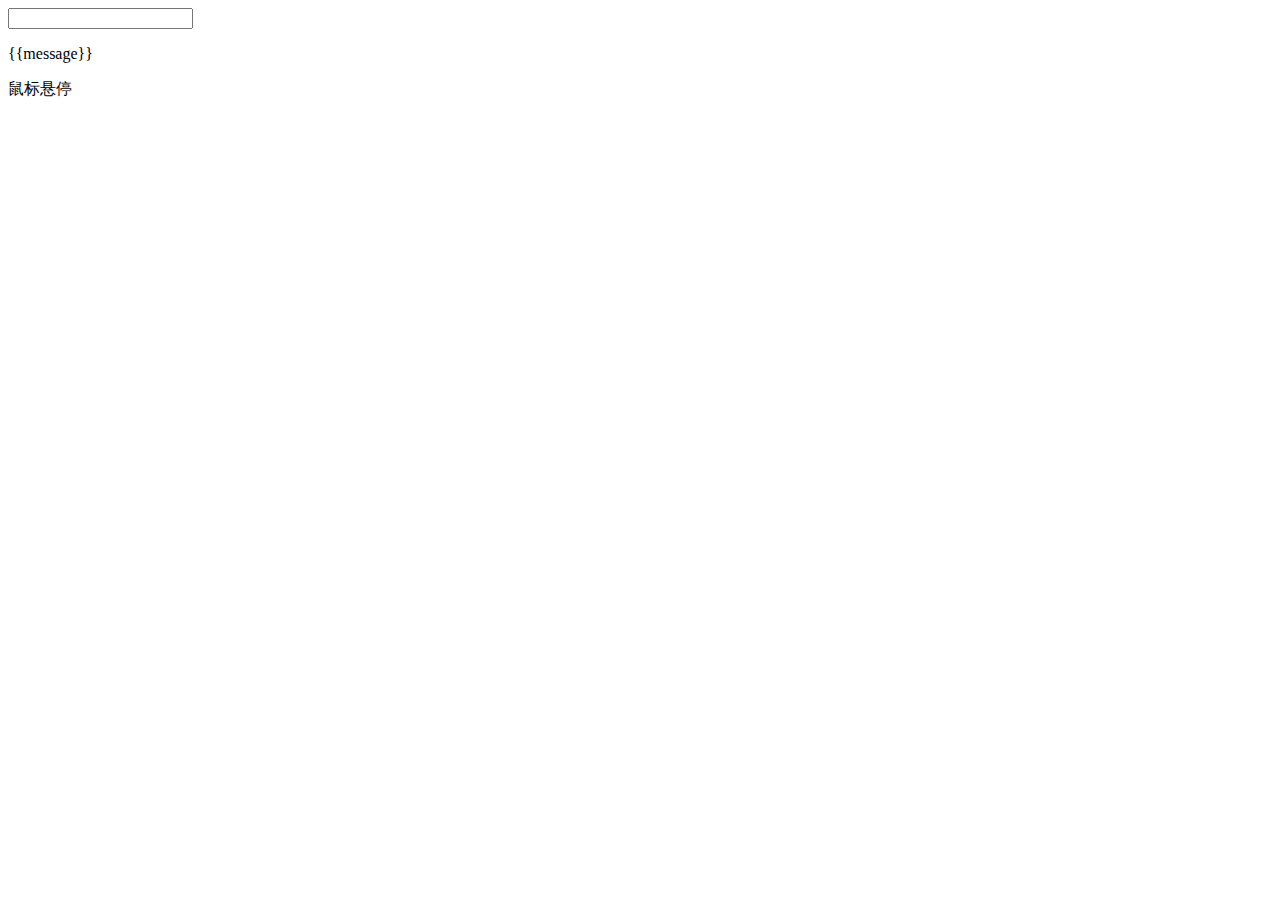
<file: vue/index.html>
<!DOCTYPE html>
<html>
    <head>
        <meta charset="utf-8">
        <title></title>
        <script src="./vue.js"></script>
    </head>
    <body>
        <!-- 模板 -->
        <div id="demo">
            <input type="text" v-model="message"/>
            <p v-on:click="clickHandle">{{message}}</p>
        </div>
        <div id="app">
            <div v-bind:title="message">鼠标悬停</div>
            <p v-if="seen">现在你看到我了</p>
        </div>
        <script>
            //核心 Object.defindProperty(),中的setter/getter

            //数据
            let data = {
                message:"hello vue" + new Date(),
                seen:false
            }

            //vm实例
            // var vm = new Vue({
            //     el:"#demo", //挂载元素
            //     data:data,  //代理数据
            //     methods:{  //定义方法
            //         clickHandle(){
            //             alert("click")
            //         }
            //     }
            // });

            new Vue({
                el: '#app',
                data: data
            })

        </script>
    </body>
</html>
</file>
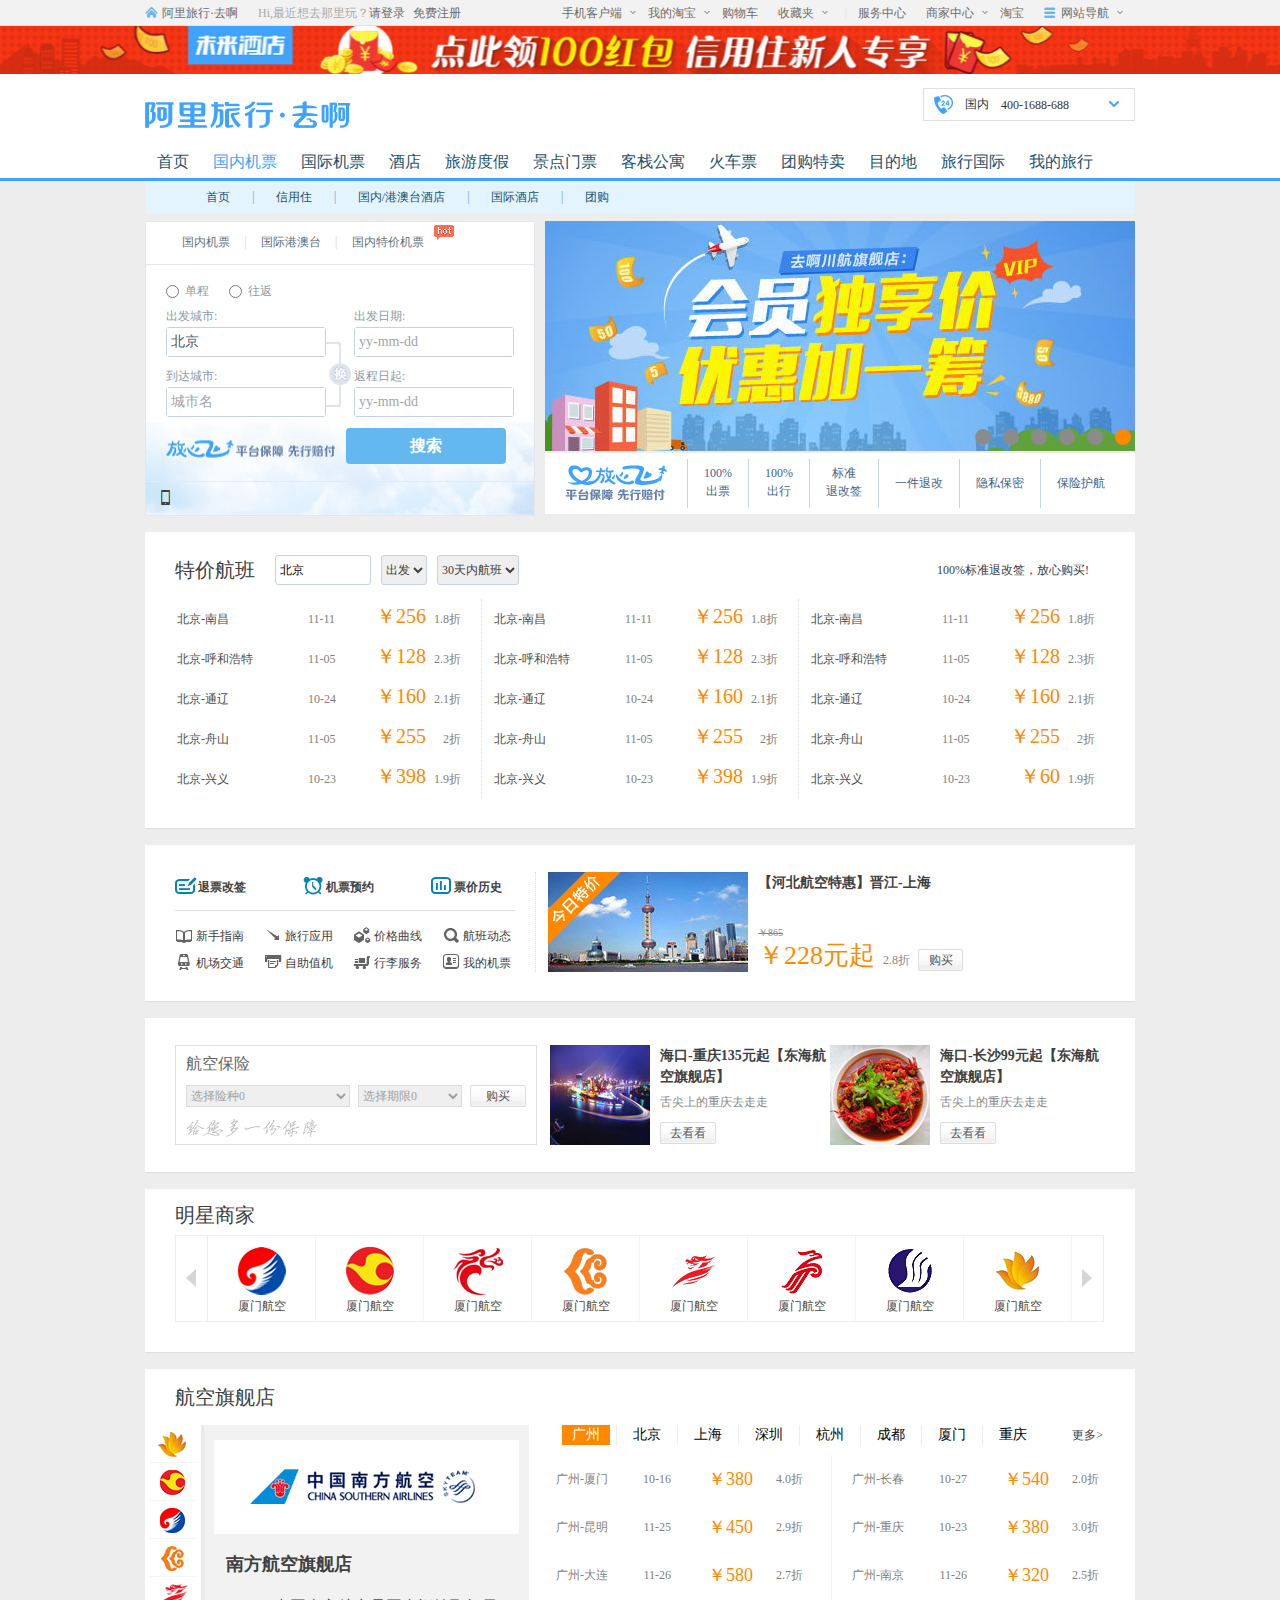
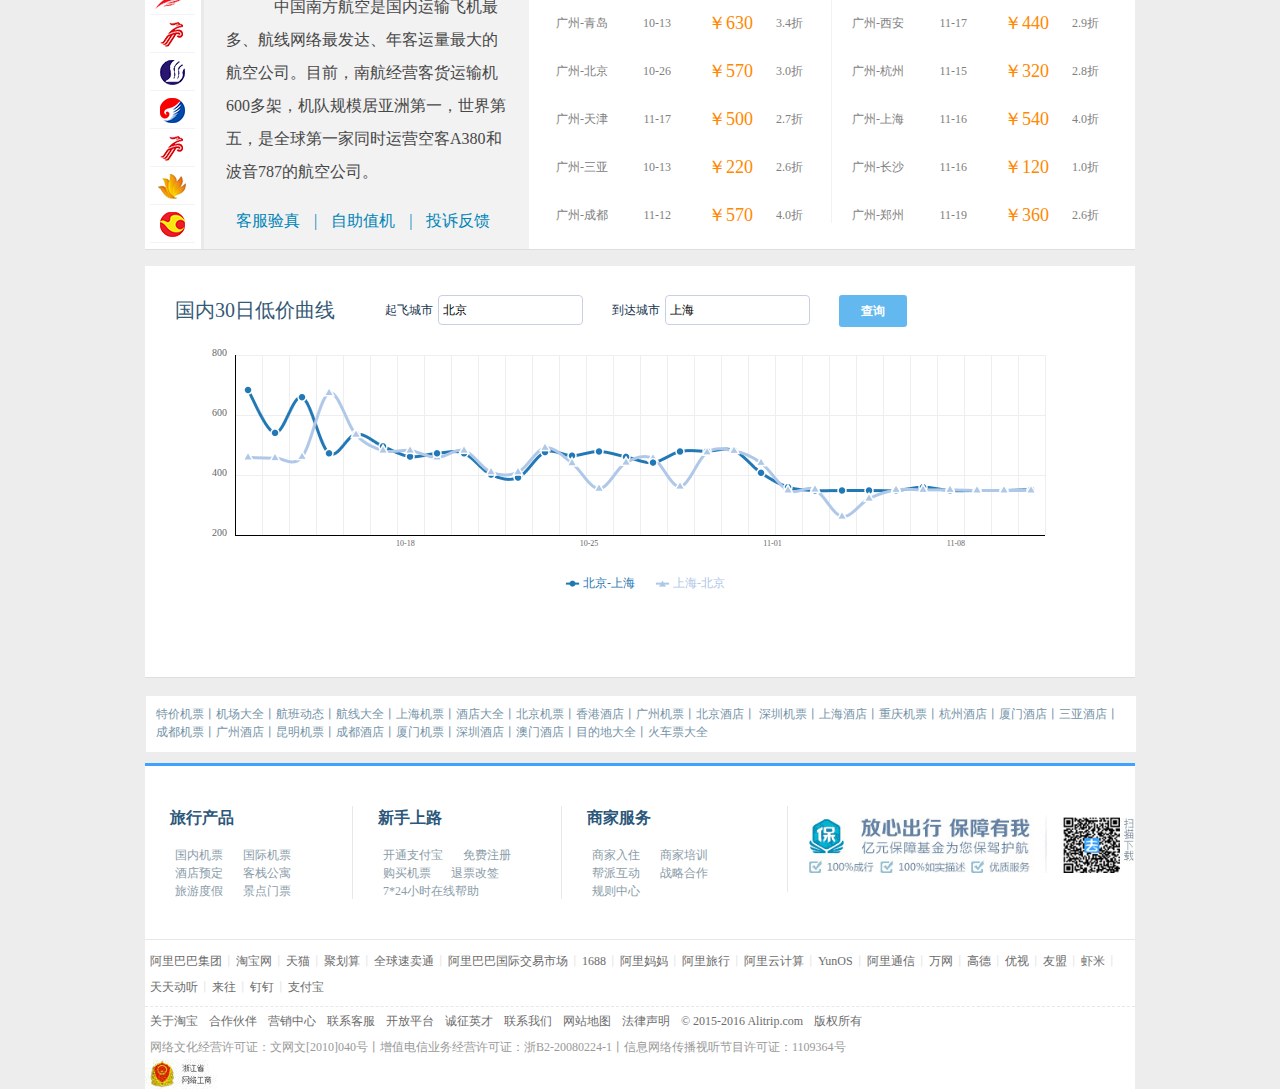
<file: alitrip/airplane.html>
<!DOCTYPE html>
<html lang="en">
<head>
	<meta charset="UTF-8">
	<title>airplane</title>
	<link rel="stylesheet" type="text/css" href="css/common.css">
	<link rel="stylesheet" type="text/css" href="css/airplane.css">
</head>
<body>
	<div class="header">
		<div class="login">
			<div class="main clearfix">
				<p class="fl">
					<a class="fl" href="#"><em class="fl"></em>阿里旅行·去啊</a>
					<span class="fl">Hi,最近想去那里玩？</span>
					<a class="fl" href="#">请登录</a>
					<a class="fl" href="#">免费注册</a>
				</p>
				<p class="fr right">
					<a class="fl" href="#"><b>手机客户端</b><i></i></a>
					<a class="fl" href="#"><b>我的淘宝</b><i></i></a>
					<a class="fl" href="#"><b>购物车</b></a>
					<a class="fl" href="#"><b>收藏夹</b><i></i></a>
					<span class="fl">丨</span>
					<a class="fl" href="#"><b>服务中心</b></a>
					<a class="fl" href="#"><b>商家中心</b><i></i></a>
					<a class="fl" href="#"><b>淘宝</b></a>
					<a class="fl" href="#"><em class="fl"></em><b>网站导航</b><i></i></a>
				</p>
			</div>
		</div>
		<a class="banner" href="#"></a>
		<div class="header_b">
			<div class="wraper clearfix">
				<a class="logo fl" href="#">阿里旅行·去啊</a>
				<div class="phone fr"><a href="#">国内<span>400-1688-688</span></a></div>
				<ul class="nav fl">
					<li><a href="indent.html">首页</a></li>
					<li class="home"><a href="#">国内机票</a></li>
					<li><a href="#">国际机票</a></li>
					<li><a href="hotel.html">酒店</a></li>
					<li><a href="#">旅游度假</a></li>
					<li><a href="#">景点门票</a></li>
					<li><a href="#">客栈公寓</a></li>
					<li><a href="#">火车票</a></li>
					<li><a href="#">团购特卖</a></li>
					<li><a href="#">目的地</a></li>
					<li><a href="#">旅行国际</a></li>
					<li><a href="#">我的旅行</a></li>
				</ul>
			</div>
		</div>
		<div class="h_nav_b clearfix">
				<a class="fl" href="#">首页</a><span class="fl">|</span>
				<a class="fl" href="#">信用住</a><span class="fl">|</span>
				<a class="fl" href="#">国内/港澳台酒店</a><span class="fl">|</span>
				<a class="fl" href="#">国际酒店</a><span class="fl">|</span>
				<a class="fl" href="#">团购</a>
		</div>
	</div>
	<div class="content">
		<div class="bansea clearfix">
			<div class="search fl">
				<ul class="clearfix">
					<li class="fl"><a class="fl" href="#">国内机票</a></li>
					<li class="fl line">|</li>
					<li class="fl"><a class="fl" href="#">国际港澳台</a></li>
					<li class="fl line">|</li>
					<li class="fl"><a class="fl" href="#">国内特价机票</a><i class="fl hot"></i></li>
				</ul>
				<form>
					<div class="chouse clearfix">
						<p class="fl"><input type="radio" id="dancheng" name="dc" /><label for="dancheng">单程</label></p>
						<p class="fl"><input type="radio" id="wangfan" name="dc" /><label for="wangfan">往返</label></p>
					</div>
					<div class="chouse2 clearfix">
						<ul class="fl left">
							<li class="clearfix"><label for="cfcs">出发城市:</label></li>
							<li class="clearfix bor black"><input type="text" id="cfcs" value="北京" /></li>
						</ul>
						<ul class="fl right">
							<li class="clearfix"><label for="cfcs">出发日期:</label></li>
							<li class="clearfix bor"><input type="text" id="cfcs" value="yy-mm-dd" /></li>
						</ul>
						<ul class="fl left2">
							<li class="clearfix"><label for="cfcs">到达城市:</label></li>
							<li class="clearfix bor"><input type="text" id="cfcs" value="城市名" /></li>
						</ul>
						<ul class="fl right2">
							<li class="clearfix"><label for="cfcs">返程日起:</label></li>
							<li class="clearfix bor"><input type="text" id="cfcs" value="yy-mm-dd" /></li>
						</ul>
						<div class="icon fl"></div>
					</div>
					<div class="btn"><input type="submit" value="搜索" /></div>
					<div class="icon2"></div>
				</form>
			</div>
			<div class="banner fr">
				<a class="fl" href="#"><img src="images/airplane_bansea_2.jpg"></a>
				<ul class="banner_b fl">
					<li class="fl pic"></li>
					<li class="fl two">100%</br>出票</li>
					<li class="fl two">100%</br>出行</li>
					<li class="fl two">标准</br>退改签</li>
					<li class="fl">一件退改</li>
					<li class="fl">隐私保密</li>
					<li class="fl">保险护航</li>
				</ul>
			</div>
		</div>
		<div class="offer">
			<div class="title clearfix">
				<h2 class="fl">特价航班</h2>
				<input class="fl" type="text" value="北京" />
				<select class="fl">
					<option>出发</option>
					<option>到达</option>
				</select>
				<select class="fl">
					<option>30天内航班</option>
					<option>60天内航班</option>
					<option>90天内航班</option>
				</select>
				<p class="fr">100%标准退改签，放心购买!</p>
			</div>
			<ul class="txt clearfix">
				<li class="fl">
					<p>
						<span class="fl">北京-南昌</span>
						<i class="fl">11-11</i>
						<em class="fl">￥256</em>
						<b class="fl">1.8折</b>
					</p>
					<p>
						<span class="fl">北京-呼和浩特</span>
						<i class="fl">11-05</i>
						<em class="fl">￥128</em>
						<b class="fl">2.3折</b>
					</p>
					<p>
						<span class="fl">北京-通辽</span>
						<i class="fl">10-24</i>
						<em class="fl">￥160</em>
						<b class="fl">2.1折</b>
					</p>
					<p>
						<span class="fl">北京-舟山</span>
						<i class="fl">11-05</i>
						<em class="fl">￥255</em>
						<b class="fl">2折</b>
					</p>
					<p>
						<span class="fl">北京-兴义</span>
						<i class="fl">10-23</i>
						<em class="fl">￥398</em>
						<b class="fl">1.9折</b>
					</p>
				</li>
				<li class="fl">
					<p>
						<span class="fl">北京-南昌</span>
						<i class="fl">11-11</i>
						<em class="fl">￥256</em>
						<b class="fl">1.8折</b>
					</p>
					<p>
						<span class="fl">北京-呼和浩特</span>
						<i class="fl">11-05</i>
						<em class="fl">￥128</em>
						<b class="fl">2.3折</b>
					</p>
					<p>
						<span class="fl">北京-通辽</span>
						<i class="fl">10-24</i>
						<em class="fl">￥160</em>
						<b class="fl">2.1折</b>
					</p>
					<p>
						<span class="fl">北京-舟山</span>
						<i class="fl">11-05</i>
						<em class="fl">￥255</em>
						<b class="fl">2折</b>
					</p>
					<p>
						<span class="fl">北京-兴义</span>
						<i class="fl">10-23</i>
						<em class="fl">￥398</em>
						<b class="fl">1.9折</b>
					</p>
				</li>
				<li class="fl">
					<p>
						<span class="fl">北京-南昌</span>
						<i class="fl">11-11</i>
						<em class="fl">￥256</em>
						<b class="fl">1.8折</b>
					</p>
					<p>
						<span class="fl">北京-呼和浩特</span>
						<i class="fl">11-05</i>
						<em class="fl">￥128</em>
						<b class="fl">2.3折</b>
					</p>
					<p>
						<span class="fl">北京-通辽</span>
						<i class="fl">10-24</i>
						<em class="fl">￥160</em>
						<b class="fl">2.1折</b>
					</p>
					<p>
						<span class="fl">北京-舟山</span>
						<i class="fl">11-05</i>
						<em class="fl">￥255</em>
						<b class="fl">2折</b>
					</p>
					<p>
						<span class="fl">北京-兴义</span>
						<i class="fl">10-23</i>
						<em class="fl">￥60</em>
						<b class="fl">1.9折</b>
					</p>
				</li>
			</ul>
		</div>
		<div class="special clearfix">
			<div class="left fl">
				<ul class="top clearfix">
					<li class="gq fl"><a href="#">退票改签</a></li>
					<li class="yy fl"><a href="#">机票预约</a></li>
					<li class="ls fl"><a href="#">票价历史</a></li>
				</ul>
				<ul class="bot clearfix">
					<li class="fl xszn"><a href="#">新手指南</a></li>
					<li class="fl lxyy"><a href="#">旅行应用</a></li>
					<li class="fl jgqx"><a href="#">价格曲线</a></li>
					<li class="fl hbdt"><a href="#">航班动态</a></li>
					<li class="fl jcjt"><a href="#">机场交通</a></li>
					<li class="fl zzzj"><a href="#">自助值机</a></li>
					<li class="fl xlfw"><a href="#">行李服务</a></li>
					<li class="fl wdjp"><a href="#">我的机票</a></li>
				</ul>
			</div>
			<dl class="right fl">
				<dt class="fl"><a class="fl" href="#"><img src="images/airplane_special_1.jpg"></a></dt>
				<dd class="fl">
					<h2><a href="#">【河北航空特惠】晋江-上海</a></h2>
					<p class="txt">￥865</p>
					<div class="clearfix "><a href="#">￥228元起</a><span>2.8折</span><input type="submit" value="购买" /></div>
				</dd>
			</dl>
		</div>
		<div class="secure clearfix">
			<div class="fl">
				<h2>航空保险</h2>
				<p class="clearfix">
					<select class="xz fl">
						<option>选择险种0</option>
						<option>选择险种1</option>
						<option>选择险种2</option>
					</select>
					<select class="qx fl">
						<option>选择期限0</option>
						<option>选择期限1</option>
						<option>选择期限2</option>
					</select>
					<input class="fl" type="submit" value="购买" />
				</p>
				<h3>给您多一份保障</h3>
			</div>
			<dl class="fl">
				<dt class="fl"><a class="fl" href="#"><img src="images/airplane_secure_1.jpg"></a></dt>
				<dd class="fl">
					<h2>
						<a href="#">海口-重庆135元起【东海航空旗舰店】</a>
					</h2>
					<p class="txt">舌尖上的重庆去走走</p>
					<p class="clearfix btn"><input class="fl" type="submit" value="去看看" /></p>
				</dd>
			</dl>
			<dl class="fl">
				<dt class="fl"><a class="fl" href="#"><img src="images/airplane_secure_2.jpg"></a></dt>
				<dd class="fl">
					<h2>
						<a href="#">海口-长沙99元起【东海航空旗舰店】</a>
					</h2>
					<p class="txt">舌尖上的重庆去走走</p>
					<p class="clearfix btn"><input class="fl" type="submit" value="去看看" /></p>
				</dd>
			</dl>
		</div>
		<div class="starshoper clearfix">
			<h2 fl>明星商家</h2>
			<ul class="fl">
				<li class="fl pre"><a class="fl" href="#">上翻</a></li>
				<li class="fl"><a class="fl" href="#"><img src="images/strar01.png">厦门航空</a></li>
				<li class="fl"><a class="fl" href="#"><img src="images/strar02.png">厦门航空</a></li>
				<li class="fl"><a class="fl" href="#"><img src="images/strar03.png">厦门航空</a></li>
				<li class="fl"><a class="fl" href="#"><img src="images/strar04.png">厦门航空</a></li>
				<li class="fl"><a class="fl" href="#"><img src="images/strar05.png">厦门航空</a></li>
				<li class="fl"><a class="fl" href="#"><img src="images/strar06.png">厦门航空</a></li>
				<li class="fl"><a class="fl" href="#"><img src="images/strar07.png">厦门航空</a></li>
				<li class="fl"><a class="fl" href="#"><img src="images/strar08.png">厦门航空</a></li>
				<li class="fl next"><a class="fl" href="#">下翻</a></li>
			</ul>
		</div>
		<div class="store clearfix">
			<h2>航空旗舰店</h2>
			<ul class="side fl">
				<li class="clearfix">
					<a class="fl" href="#"><img src="images/side_45x38.png"><b class="fl"></b></a>
				</li>
				<li class="clearfix">
					<a class="fl" href="#"><img src="images/side_45x38_2.png"><b class="fl"></b></a>
				</li>
				<li class="clearfix">
					<a class="fl" href="#"><img src="images/side_45x38_3.png"><b class="fl"></b></a>
				</li>
				<li class="clearfix">
					<a class="fl" href="#"><img src="images/side_45x38_4.png"><b class="fl"></b></a>
				</li>
				<li class="clearfix">
					<a class="fl" href="#"><img src="images/side_45x38_5.png"><b class="fl"></b></a>
				</li>
				<li class="clearfix">
					<a class="fl" href="#"><img src="images/side_45x38_6.png"><b class="fl"></b></a>
				</li>
				<li class="clearfix">
					<a class="fl" href="#"><img src="images/side_45x38_7.png"><b class="fl"></b></a>
				</li>
				<li class="clearfix">
					<a class="fl" href="#"><img src="images/side_45x38_3.png"><b class="fl"></b></a>
				</li>
				<li class="clearfix">
					<a class="fl" href="#"><img src="images/side_45x38_6.png"><b class="fl"></b></a>
				</li>
				<li class="clearfix">
					<a class="fl" href="#"><img src="images/side_45x38.png"><b class="fl"></b></a>
				</li>
				<li class="clearfix">
					<a class="fl" href="#"><img src="images/side_45x38_2.png"><b class="fl"></b></a>
				</li>
			</ul>
			<div class="txt fl">
				<a href="#"><img src="images/store_nfhk.png"></a>
				<h3>南方航空旗舰店</h3>
				<p>中国南方航空是国内运输飞机最多、航线网络最发达、年客运量最大的航空公司。目前，南航经营客货运输机600多架，机队规模居亚洲第一，世界第五，是全球第一家同时运营空客A380和波音787的航空公司。</p>
				<div><a class="fl" href="#">客服验真</a><span class="fl">|</span><a class="fl" href="#">自助值机</a><span class="fl">|</span><a class="fl" href="#">投诉反馈</a></div>
			</div>
			<div class="sale clearfix">
				<ul class="address fl">
					<li class="fl click"><a class="fl" href="#"><span class="fl">广州</span></a></li>
					<li class="fl"><a class="fl" href="#"><span class="fl">北京</span></a></li>
					<li class="fl"><a class="fl" href="#"><span class="fl">上海</span></a></li>
					<li class="fl"><a class="fl" href="#"><span class="fl">深圳</span></a></li>
					<li class="fl"><a class="fl" href="#"><span class="fl">杭州</span></a></li>
					<li class="fl"><a class="fl" href="#"><span class="fl">成都</span></a></li>
					<li class="fl"><a class="fl" href="#"><span class="fl">厦门</span></a></li>
					<li class="fl"><a class="fl" href="#"><span class="fl">重庆</span></a></li>
				</ul>
				<p class="fr more"><a href="#">更多></a></p>
				<ul class="fl price">
					<li class="fl">
						<p class="clearfix">
							<a class="fl" href="#">
								<span class="fl">广州-厦门</span>
								<i class="fl">10-16</i>
								<em class="fl">￥380</em>
								<b class="fl">4.0折</b>
							</a>
						</p>
						<p class="clearfix">
							<a class="fl" href="#">
								<span class="fl">广州-昆明</span>
								<i class="fl">11-25</i>
								<em class="fl">￥450</em>
								<b class="fl">2.9折</b>
							</a>
						</p>
						<p class="clearfix">
							<a class="fl" href="#">
								<span class="fl">广州-大连</span>
								<i class="fl">11-26</i>
								<em class="fl">￥580</em>
								<b class="fl">2.7折</b>
							</a>
						</p>
						<p class="clearfix">
							<a class="fl" href="#">
								<span class="fl">广州-青岛</span>
								<i class="fl">10-13</i>
								<em class="fl">￥630</em>
								<b class="fl">3.4折</b>
							</a>
						</p>
						<p class="clearfix">
							<a class="fl" href="#">
								<span class="fl">广州-北京</span>
								<i class="fl">10-26</i>
								<em class="fl">￥570</em>
								<b class="fl">3.0折</b>
							</a>
						</p>
						<p class="clearfix">
							<a class="fl" href="#">
								<span class="fl">广州-天津</span>
								<i class="fl">11-17</i>
								<em class="fl">￥500</em>
								<b class="fl">2.7折</b>
							</a>
						</p>
						<p class="clearfix">
							<a class="fl" href="#">
								<span class="fl">广州-三亚</span>
								<i class="fl">10-13</i>
								<em class="fl">￥220</em>
								<b class="fl">2.6折</b>
							</a>
						</p>
						<p class="clearfix">
							<a class="fl" href="#">
								<span class="fl">广州-成都</span>
								<i class="fl">11-12</i>
								<em class="fl">￥570</em>
								<b class="fl">4.0折</b>
							</a>
						</p>
					</li>
					<li class="fl">
						<p class="clearfix">
							<a class="fl" href="#">
								<span class="fl">广州-长春</span>
								<i class="fl">10-27</i>
								<em class="fl">￥540</em>
								<b class="fl">2.0折</b>
							</a>
						</p>
						<p class="clearfix">
							<a class="fl" href="#">
								<span class="fl">广州-重庆</span>
								<i class="fl">10-23</i>
								<em class="fl">￥380</em>
								<b class="fl">3.0折</b>
							</a>
						</p>
						<p class="clearfix">
							<a class="fl" href="#">
								<span class="fl">广州-南京</span>
								<i class="fl">11-26</i>
								<em class="fl">￥320</em>
								<b class="fl">2.5折</b>
							</a>
						</p>
						<p class="clearfix">
							<a class="fl" href="#">
								<span class="fl">广州-西安</span>
								<i class="fl">11-17</i>
								<em class="fl">￥440</em>
								<b class="fl">2.9折</b>
							</a>
						</p>
						<p class="clearfix">
							<a class="fl" href="#">
								<span class="fl">广州-杭州</span>
								<i class="fl">11-15</i>
								<em class="fl">￥320</em>
								<b class="fl">2.8折</b>
							</a>
						</p>
						<p class="clearfix">
							<a class="fl" href="#">
								<span class="fl">广州-上海</span>
								<i class="fl">11-16</i>
								<em class="fl">￥540</em>
								<b class="fl">4.0折</b>
							</a>
						</p>
						<p class="clearfix">
							<a class="fl" href="#">
								<span class="fl">广州-长沙</span>
								<i class="fl">11-16</i>
								<em class="fl">￥120</em>
								<b class="fl">1.0折</b>
							</a>
						</p>
						<p class="clearfix">
							<a class="fl" href="#">
								<span class="fl">广州-郑州</span>
								<i class="fl">11-19</i>
								<em class="fl">￥360</em>
								<b class="fl">2.6折</b>
							</a>
						</p>
					</li>
				</ul>
			</div>
		</div>
		<div class="curve clearfix">
			<form class="clearfix">
				<h2 class="fl">国内30日低价曲线</h2>
				<p class="fl inp"><label for="qf">起飞城市</label><input type="text" value="北京" id="qf" /></p>
				<p class="fl inp"><label for="dd">到达城市</label><input type="text" value="上海" id="dd" /></p>
				<p class="fl btn"><input type="submit" value="查询" /></p>
			</form>
			<ul class="num fl">
				<li>800</li>
				<li>600</li>
				<li>400</li>
				<li>200</li>
			</ul>
			<div class="fl biaoge">
				<a class="fl" href="#"><img src="images/tubiao.png"></a>
			</div>
			<ul class="time clearfix">
				<li class="fl">10-18</li>
				<li class="fl">10-25</li>
				<li class="fl">11-01</li>
				<li class="fl">11-08</li>
			</ul>
			<ul class="add clearfix">
				<li class="fl bj"><a href="#">北京-上海</a></li>
				<li class="fl sh"><a href="#">上海-北京</a></li>
			</ul>
		</div>
	</div>
	<div class="footer">
		<div class="wraper clearfix">
			<div class="bottom fl">
				<p>
					<a href="#">特价机票</a><span>丨</span><a href="#">机场大全</a><span>丨</span><a href="#">航班动态</a><span>丨</span><a href="#">航线大全</a><span>丨</span><a href="#">上海机票</a><span>丨</span><a href="#">酒店大全</a><span>丨</span><a href="#">北京机票</a><span>丨</span><a href="#">香港酒店</a><span>丨</span><a href="#">广州机票</a><span>丨</span><a href="#">北京酒店</a><span>丨</span><a href="#"> 深圳机票</a><span>丨</span><a href="#">上海酒店</a><span>丨</span><a href="#">重庆机票</a><span>丨</span><a href="#">杭州酒店</a><span>丨</span><a href="#">厦门酒店</a><span>丨</span><a href="#">三亚酒店</a><span>丨</span><a href="#">成都机票</a><span>丨</span><a href="#">广州酒店</a><span>丨</span><a href="#">昆明机票</a><span>丨</span><a href="#">成都酒店</a><span>丨</span><a href="#">厦门机票</a><span>丨</span><a href="#">深圳酒店</a><span>丨</span><a href="#">澳门酒店</a><span>丨</span><a href="#">目的地大全</a><span>丨</span><a href="#">火车票大全</a>
				</p>
			</div>
			<ul class="fl">
				<li class="fl title_1">
					<p class="title">旅行产品</p>
					<p class="txt clearfix">
						<a class="fl" href="#">国内机票</a>
						<a class="fl" href="#">国际机票</a>
						<a class="fl" href="#">酒店预定</a>
						<a class="fl" href="#">客栈公寓</a>
						<a class="fl" href="#">旅游度假</a>
						<a class="fl" href="#">景点门票</a>
					</p>
				</li>
				<li class="fl title_2">
					<p class="title">新手上路</p>
					<p class="txt clearfix">
						<a class="fl" href="#">开通支付宝</a>
						<a class="fl" href="#">免费注册</a>
						<a class="fl" href="#">购买机票</a>
						<a class="fl" href="#">退票改签</a>
						<a class="fl" href="#">7*24小时在线帮助</a>
					</p>
				</li>
				<li class="fl title_3">
					<p class="title">商家服务</p>
					<p class="txt clearfix">
						<a class="fl" href="#">商家入住</a>
						<a class="fl" href="#">商家培训</a>
						<a class="fl" href="#">帮派互动</a>
						<a class="fl" href="#">战略合作</a>
						<a class="fl" href="#">规则中心</a>
					</p>
				</li>
				<li class="fl title_4">
					<a class="fl" href="#"><img src="images/footer_pic_2.jpg"></a>
				</li>
			</ul>
			<p class="nav fl">
				<a href="#">阿里巴巴集团</a><span>丨</span><a href="#">淘宝网</a><span>丨</span><a href="#">天猫</a><span>丨</span><a href="#">聚划算</a><span>丨</span><a href="#">全球速卖通</a><span>丨</span><a href="#">阿里巴巴国际交易市场</a><span>丨</span><a href="#">1688</a><span>丨</span><a href="#">阿里妈妈</a><span>丨</span><a href="#">阿里旅行</a><span>丨</span><a href="#">阿里云计算</a><span>丨</span><a href="#">YunOS</a><span>丨</span><a href="#">阿里通信</a><span>丨</span><a href="#">万网</a><span>丨</span><a href="#">高德</a><span>丨</span><a href="#">优视</a><span>丨</span><a href="#">友盟</a><span>丨</span><a href="#">虾米</a><span>丨</span><a href="#">天天动听</a><span>丨</span><a href="#">来往</a><span>丨</span><a href="#">钉钉</a><span>丨</span><a href="#">支付宝</a>
			</p>
			<p class="nav2 fl">
				<a href="#">关于淘宝</a>
				<a href="#">合作伙伴</a>
				<a href="#">营销中心</a>
				<a href="#">联系客服</a>
				<a href="#">开放平台</a>
				<a href="#">诚征英才</a>
				<a href="#">联系我们</a>
				<a href="#">网站地图</a>
				<a href="#">法律声明</a>
				<span>© 2015-2016 Alitrip.com</span>
				<a href="#">版权所有</a>
			</p>
			<p class="txt fl">网络文化经营许可证：文网文[2010]040号丨增值电信业务经营许可证：浙B2-20080224-1丨信息网络传播视听节目许可证：1109364号</p>
			<div class="fl bgf"><p class="bg fl"></p></div>
		</div>
	</div>
</body>
</html>
</file>
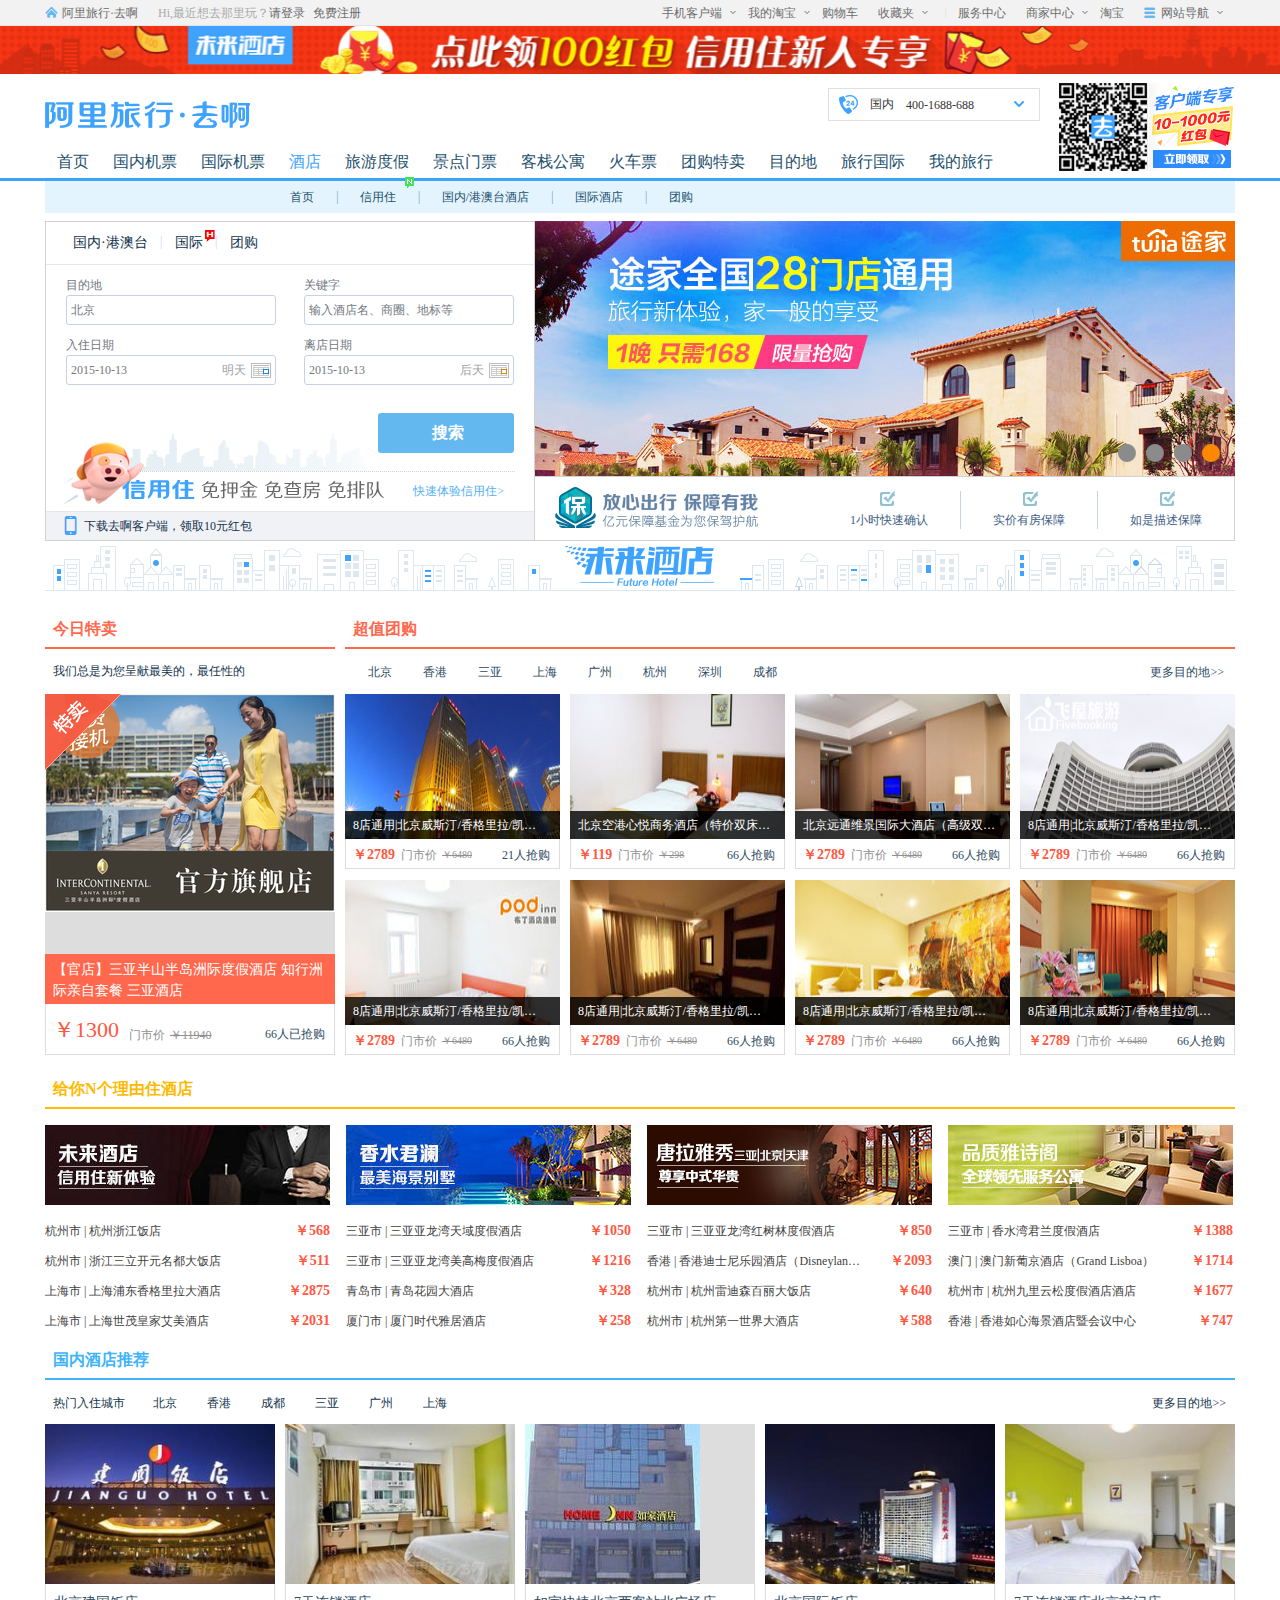
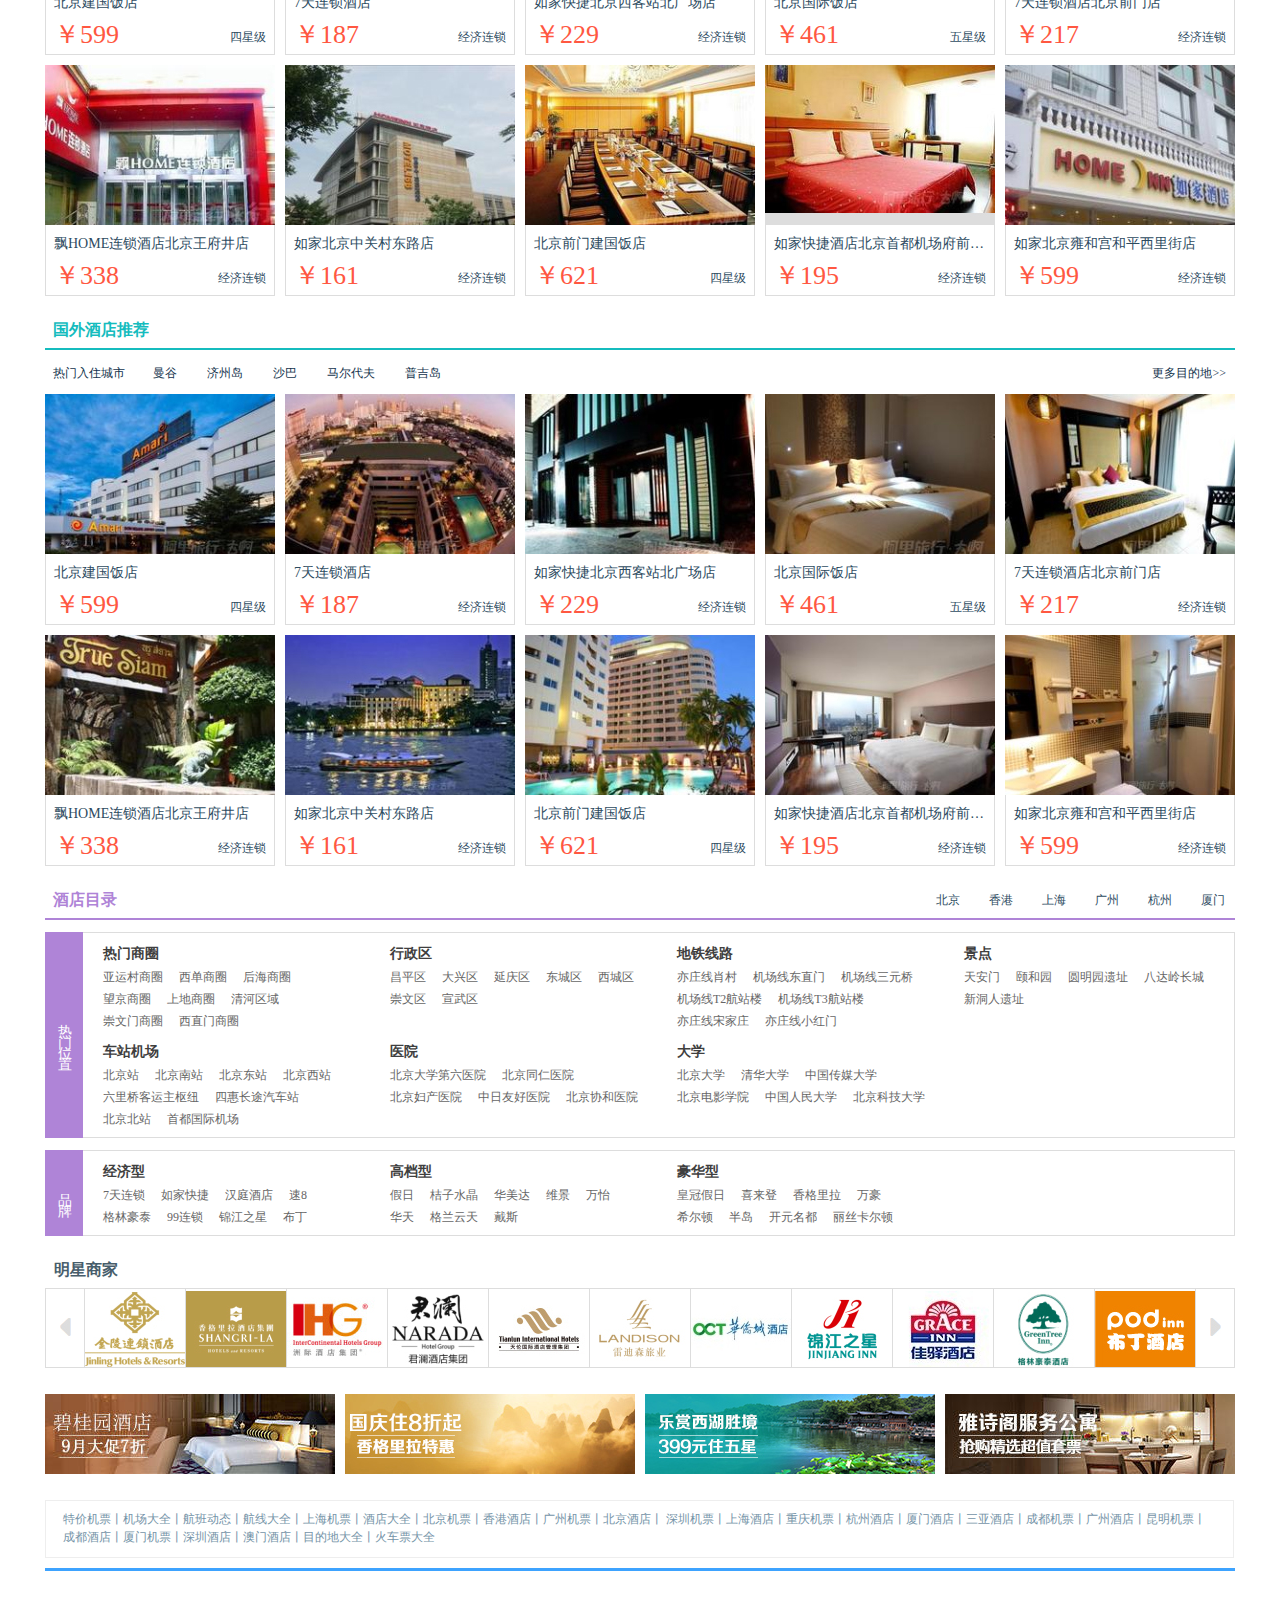
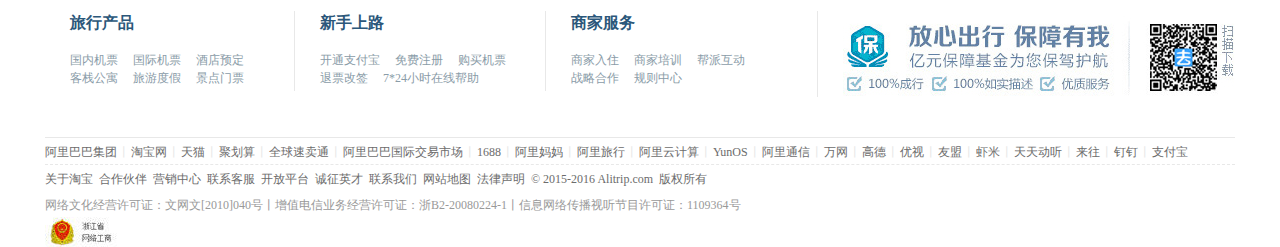
<file: alitrip/hotel.html>
<!DOCTYPE html>
<html lang="en">
<head>
	<meta charset="UTF-8">
	<title>Hotel</title>
	<link rel="stylesheet" type="text/css" href="css/common.css">
	<link rel="stylesheet" type="text/css" href="css/hotel.css">
</head>
<body>
	<div class="header">
		<div class="login">
			<div class="main clearfix">
				<p class="fl">
					<a class="fl" href="#"><em class="fl"></em>阿里旅行·去啊</a>
					<span class="fl">Hi,最近想去那里玩？</span>
					<a class="fl" href="#">请登录</a>
					<a class="fl" href="#">免费注册</a>
				</p>
				<p class="fr right">
					<a class="fl" href="#"><b>手机客户端</b><i></i></a>
					<a class="fl" href="#"><b>我的淘宝</b><i></i></a>
					<a class="fl" href="#"><b>购物车</b></a>
					<a class="fl" href="#"><b>收藏夹</b><i></i></a>
					<span class="fl">丨</span>
					<a class="fl" href="#"><b>服务中心</b></a>
					<a class="fl" href="#"><b>商家中心</b><i></i></a>
					<a class="fl" href="#"><b>淘宝</b></a>
					<a class="fl" href="#"><em class="fl"></em><b>网站导航</b><i></i></a>
				</p>
			</div>
		</div>
		<a class="banner" href="#"></a>
		<div class="header_b">
			<div class="wraper clearfix">
				<a class="logo fl" href="#">阿里旅行·去啊</a>
				<a class="fr lq" href="#"><img src="images/pic_lingqu.png"></a>
				<a class="fr ewm" href="#"><img src="images/pic_ewm.jpg"></a>
				<div class="phone fr"><a href="#">国内<span>400-1688-688</span></a></div>
				<ul class="nav fl">
					<li><a href="indent.html">首页</a></li>
					<li><a href="airplane.html">国内机票</a></li>
					<li><a href="#">国际机票</a></li>
					<li  class="home"><a href="#">酒店</a></li>
					<li><a href="#">旅游度假</a></li>
					<li><a href="#">景点门票</a></li>
					<li><a href="#">客栈公寓</a></li>
					<li><a href="#">火车票</a></li>
					<li><a href="#">团购特卖</a></li>
					<li><a href="#">目的地</a></li>
					<li><a href="#">旅行国际</a></li>
					<li><a href="#">我的旅行</a></li>
				</ul>
			</div>
		</div>
		<div class="h_nav_b clearfix">
				<a class="fl" href="#">首页</a><span class="fl">|</span>
				<a class="fl" href="#">信用住</a><span class="fl">|</span>
				<a class="fl" href="#">国内/港澳台酒店</a><span class="fl">|</span>
				<a class="fl" href="#">国际酒店</a><span class="fl">|</span>
				<a class="fl" href="#">团购</a><i class="fl"></i>
		</div>
	</div>
	<div class="content">
		<div class="bansea clearfix">
			<div class="searcher fl">
				<ul class="fl">
					<li class="fl"><a class="fl" href="#">国内·港澳台</a></li>
					<li class="fl">|</li>
					<li class="fl"><a class="fl" href="#">国际</a><i class="fl"></i></li>
					<li class="fl">|</li>
					<li class="fl"><a class="fl" href="#">团购</a></li>
				</ul>
				<form class="fl">
					<div class="top fl">
						<p class="fl"><label for="beijing">目的地</label><input type="text" id="beijing"  value="北京" /></p>
						<p class="fr"><label for="word">关键字</label><input type="text" id="word" value="输入酒店名、商圈、地标等" /></p>
					</div>
					<div class="bottom fl">
						<p class="fl">
							<label class="fl" for="beijing">入住日期</label><input class="fl" type="text" id="beijing"  value="2015-10-13" />
							<a class="fl tom" href="#">明天<b class="fr"></b></a>
						</p>
						<p class="fr">
							<label class="fl" for="word">离店日期</label><input class="fl" type="text" id="word" value="2015-10-13" />
							<a class="fl acq" href="#">后天<b class="fr"></b></a>
						</p>
					</div>
					<div class="btn fr"><input type="submit" value="搜索" /></div>
					<a class="txt fr" href="#">快速体验信用住></a>
					<div class="txt fl"><a class="fl" href="#"><b class="fl"></b>下载去啊客户端，领取10元红包</a></div>
				</form>
			</div>
			<a class="fr" href="#"><img class="fr" src="images/hotel_bansea_banner.jpg"></a>
			<div class="icon fr">
				<ul class="fr">
					<li class="fl"><div class="clearfix"><b class="fl"></b></div><p>1小时快速确认</p></li>
					<li class="fl"><div class="clearfix"><b class="fl"></b></div><p>实价有房保障</p></li>
					<li class="fl"><div class="clearfix"><b class="fl"></b></div><p>如是描述保障</p></li>
				</ul>
			</div>
		</div>
		<div class="future"></div>
		<div class="double clearfix">
			<div class="today fl">
				<div class="title fl">
					<h2>今日特卖</h2>
					<p>我们总是为您呈献最美的，最任性的</p>
				</div>
				<dl class="fl">
					<dt><a href="#"><img src="images/hotel_double_banner.jpg"></a></dt>
					<dd class="bg"></dd>
					<dd class="txt"><a href="#">【官店】三亚半山半岛洲际度假酒店 知行洲际亲自套餐 三亚酒店</a></dd>
					<dd class="sale clearfix"><em class="fl">￥1300</em><b class="fl">门市价</b><span class="fl">￥11940</span><i class="fr">66人已抢购</i></dd>
				</dl>
			</div>
			<div class="group fr">
				<div class="title fl">
					<h2>超值团购</h2>
					<p class="clearfix">
						<span class="fl txt">
							<a class="fl" href="#">北京</a>
							<a class="fl" href="#">香港</a>
							<a class="fl" href="#">三亚</a>
							<a class="fl" href="#">上海</a>
							<a class="fl" href="#">广州</a>
							<a class="fl" href="#">杭州</a>
							<a class="fl" href="#">深圳</a>
							<a class="fl" href="#">成都</a>
						</span>
						<span class="fr more">
							<a href="#">更多目的地>></a>
						</span>
					</p>
				</div>
				<div class="pic-txt fl">
					<dl>
						<dt><a href="#"><img src="images/hotel_double_group1.jpg"></a></dt>
						<dd class="to">
							<a href="#">8店通用|北京威斯汀/香格里拉/凯…</a>
							<b></b>
						</dd>
						<dd class="sale clearfix"><em class="fl">￥2789</em><b class="fl">门市价</b><span class="fl">￥6480</span><i class="fr">21人抢购</i></dd>
					</dl>
					<dl>
						<dt><a href="#"><img src="images/hotel_double_group2.jpg"></a></dt>
						<dd class="to">
							<a href="#">北京空港心悦商务酒店（特价双床…</a>
							<b></b>
						</dd>
						<dd class="sale clearfix"><em class="fl">￥119</em><b class="fl">门市价</b><span class="fl">￥298</span><i class="fr">66人抢购</i></dd>
					</dl>
					<dl>
						<dt><a href="#"><img src="images/hotel_double_group3.jpg"></a></dt>
						<dd class="to">
							<a href="#">北京远通维景国际大酒店（高级双…</a>
							<b></b>
						</dd>
						<dd class="sale clearfix"><em class="fl">￥2789</em><b class="fl">门市价</b><span class="fl">￥6480</span><i class="fr">66人抢购</i></dd>
					</dl>
					<dl class="mr0">
						<dt><a href="#"><img src="images/hotel_double_group4.jpg"></a></dt>
						<dd class="to">
							<a href="#">8店通用|北京威斯汀/香格里拉/凯…</a>
							<b></b>
						</dd>
						<dd class="sale clearfix"><em class="fl">￥2789</em><b class="fl">门市价</b><span class="fl">￥6480</span><i class="fr">66人抢购</i></dd>
					</dl>
					<dl>
						<dt><a href="#"><img src="images/hotel_double_group5.jpg"></a></dt>
						<dd class="to">
							<a href="#">8店通用|北京威斯汀/香格里拉/凯…</a>
							<b></b>
						</dd>
						<dd class="sale clearfix"><em class="fl">￥2789</em><b class="fl">门市价</b><span class="fl">￥6480</span><i class="fr">66人抢购</i></dd>
					</dl>
					<dl>
						<dt><a href="#"><img src="images/hotel_double_group6.jpg"></a></dt>
						<dd class="to">
							<a href="#">8店通用|北京威斯汀/香格里拉/凯…</a>
							<b></b>
						</dd>
						<dd class="sale clearfix"><em class="fl">￥2789</em><b class="fl">门市价</b><span class="fl">￥6480</span><i class="fr">66人抢购</i></dd>
					</dl>
					<dl>
						<dt><a href="#"><img src="images/hotel_double_group7.jpg"></a></dt>
						<dd class="to">
							<a href="#">8店通用|北京威斯汀/香格里拉/凯…</a>
							<b></b>
						</dd>
						<dd class="sale clearfix"><em class="fl">￥2789</em><b class="fl">门市价</b><span class="fl">￥6480</span><i class="fr">66人抢购</i></dd>
					</dl>
					<dl class="mr0">
						<dt><a href="#"><img src="images/hotel_double_group8.jpg"></a></dt>
						<dd class="to">
							<a href="#">8店通用|北京威斯汀/香格里拉/凯…</a>
							<b></b>
						</dd>
						<dd class="sale clearfix"><em class="fl">￥2789</em><b class="fl">门市价</b><span class="fl">￥6480</span><i class="fr">66人抢购</i></dd>
					</dl>
				</div>
			</div>
		</div>
		<div class="give">
			<h2>给你N个理由住酒店</h2>
			<ul class="clearfix">
				<li class="fl">
					<a class="fl" href="#"><img src="images/hotel_give1.jpg"></a>
					<div class="txt fl">
						<p class="clearfix"><a class="fl" href="#"><span class="fl">杭州市 | 杭州浙江饭店</span><em class="fr">￥568</em></a></p>
						<p class="clearfix"><a class="fl" href="#"><span class="fl">杭州市 | 浙江三立开元名都大饭店</span><em class="fr">￥511</em></a></p>
						<p class="clearfix"><a class="fl" href="#"><span class="fl">上海市 | 上海浦东香格里拉大酒店</span><em class="fr">￥2875</em></a></p>
						<p class="clearfix"><a class="fl" href="#"><span class="fl">上海市 | 上海世茂皇家艾美酒店</span><em class="fr">￥2031</em></a></p>
					</div>
				</li>
				<li class="fl">
					<a class="fl" href="#"><img src="images/hotel_give2.jpg"></a>
					<div class="txt fl">
						<p class="clearfix"><a class="fl" href="#"><span class="fl">三亚市 | 三亚亚龙湾天域度假酒店</span><em class="fr">￥1050</em></a></p>
						<p class="clearfix"><a class="fl" href="#"><span class="fl">三亚市 | 三亚亚龙湾美高梅度假酒店</span><em class="fr">￥1216</em></a></p>
						<p class="clearfix"><a class="fl" href="#"><span class="fl">青岛市 | 青岛花园大酒店</span><em class="fr">￥328</em></a></p>
						<p class="clearfix"><a class="fl" href="#"><span class="fl">厦门市 | 厦门时代雅居酒店</span><em class="fr">￥258</em></a></p>
					</div>
				</li>
				<li class="fl">
					<a class="fl" href="#"><img src="images/hotel_give3.jpg"></a>
					<div class="txt fl">
						<p class="clearfix"><a class="fl" href="#"><span class="fl">三亚市 | 三亚亚龙湾红树林度假酒店</span><em class="fr">￥850</em></a></p>
						<p class="clearfix"><a class="fl" href="#"><span class="fl">香港 | 香港迪士尼乐园酒店（Disneylan…</span><em class="fr">￥2093</em></a></p>
						<p class="clearfix"><a class="fl" href="#"><span class="fl">杭州市 | 杭州雷迪森百丽大饭店</span><em class="fr">￥640</em></a></p>
						<p class="clearfix"><a class="fl" href="#"><span class="fl">杭州市 | 杭州第一世界大酒店</span><em class="fr">￥588</em></a></p>
					</div>
				</li>
				<li class="fl">
					<a class="fl" href="#"><img src="images/hotel_give4.jpg"></a>
					<div class="txt fl">
						<p class="clearfix"><a class="fl" href="#"><span class="fl">三亚市 | 香水湾君兰度假酒店</span><em class="fr">￥1388</em></a></p>
						<p class="clearfix"><a class="fl" href="#"><span class="fl">澳门 | 澳门新葡京酒店（Grand Lisboa）</span><em class="fr">￥1714</em></a></p>
						<p class="clearfix"><a class="fl" href="#"><span class="fl">杭州市 | 杭州九里云松度假酒店酒店</span><em class="fr">￥1677</em></a></p>
						<p class="clearfix"><a class="fl" href="#"><span class="fl">香港 | 香港如心海景酒店暨会议中心</span><em class="fr">￥747</em></a></p>
					</div>
				</li>
			</ul>
		</div>
		<div class="internal">
			<div class="title clearfix">
				<h2>国内酒店推荐</h2>
				<p class="fl">
					<span class="fl">热门入住城市</span>
					<a class="fl" href="#">北京</a>
					<a class="fl" href="#">香港</a>
					<a class="fl" href="#">成都</a>
					<a class="fl" href="#">三亚</a>
					<a class="fl" href="#">广州</a>
					<a class="fl" href="#">上海</a>
				</p>
				<a class="more fr" href="#">更多目的地>></a>
			</div>
			<div class="pic-txt clearfix">
				<dl>
					<dt class="clearfix"><a class="fl" href="#"><img src="images/hotel_internal1.jpg"></a></dt>
					<dd class="clearfix">
						<a class="fl" href="#">
							<strong class="fl">北京建国饭店</strong>
							<em class="fl">￥599</em>
							<i class="fr">四星级</i>
						</a>
					</dd>
				</dl>
				<dl>
					<dt class="clearfix"><a class="fl" href="#"><img src="images/hotel_internal2.jpg"></a></dt>
					<dd class="clearfix">
						<a class="fl" href="#">
							<strong class="fl">7天连锁酒店</strong>
							<em class="fl">￥187</em>
							<i class="fr">经济连锁</i>
						</a>
					</dd>
				</dl>
				<dl>
					<dt class="clearfix"><a class="fl" href="#"><img src="images/hotel_internal3.jpg"></a></dt>
					<dd class="clearfix">
						<a class="fl" href="#">
							<strong class="fl">如家快捷北京西客站北广场店</strong>
							<em class="fl">￥229</em>
							<i class="fr">经济连锁</i>
						</a>
					</dd>
				</dl>
				<dl>
					<dt class="clearfix"><a class="fl" href="#"><img src="images/hotel_internal4.jpg"></a></dt>
					<dd class="clearfix">
						<a class="fl" href="#">
							<strong class="fl">北京国际饭店</strong>
							<em class="fl">￥461</em>
							<i class="fr">五星级</i>
						</a>
					</dd>
				</dl>
				<dl class="mr0">
					<dt class="clearfix"><a class="fl" href="#"><img src="images/hotel_internal5.jpg"></a></dt>
					<dd class="clearfix">
						<a class="fl" href="#">
							<strong class="fl">7天连锁酒店北京前门店</strong>
							<em class="fl">￥217</em>
							<i class="fr">经济连锁</i>
						</a>
					</dd>
				</dl>
				<dl>
					<dt class="clearfix"><a class="fl" href="#"><img src="images/hotel_internal6.jpg"></a></dt>
					<dd class="clearfix">
						<a class="fl" href="#">
							<strong class="fl">飘HOME连锁酒店北京王府井店</strong>
							<em class="fl">￥338</em>
							<i class="fr">经济连锁</i>
						</a>
					</dd>
				</dl>
				<dl>
					<dt class="clearfix"><a class="fl" href="#"><img src="images/hotel_internal7.jpg"></a></dt>
					<dd class="clearfix">
						<a class="fl" href="#">
							<strong class="fl">如家北京中关村东路店</strong>
							<em class="fl">￥161</em>
							<i class="fr">经济连锁</i>
						</a>
					</dd>
				</dl>
				<dl>
					<dt class="clearfix"><a class="fl" href="#"><img src="images/hotel_internal8.jpg"></a></dt>
					<dd class="clearfix">
						<a class="fl" href="#">
							<strong class="fl">北京前门建国饭店</strong>
							<em class="fl">￥621</em>
							<i class="fr">四星级</i>
						</a>
					</dd>
				</dl>
				<dl>
					<dt class="clearfix"><a class="fl" href="#"><img src="images/hotel_internal9.jpg"></a></dt>
					<dd class="clearfix">
						<a class="fl" href="#">
							<strong class="fl">如家快捷酒店北京首都机场府前…</strong>
							<em class="fl">￥195</em>
							<i class="fr">经济连锁</i>
						</a>
					</dd>
				</dl>
				<dl class="mr0">
					<dt class="clearfix"><a class="fl" href="#"><img src="images/hotel_internal10.jpg"></a></dt>
					<dd class="clearfix">
						<a class="fl" href="#">
							<strong class="fl">如家北京雍和宫和平西里街店</strong>
							<em class="fl">￥599</em>
							<i class="fr">经济连锁</i>
						</a>
					</dd>
				</dl>
			</div>
		</div>
		<div class="internal abroad">
			<div class="title clearfix">
				<h2>国外酒店推荐</h2>
				<p class="fl">
					<span class="fl">热门入住城市</span>
					<a class="fl" href="#">曼谷</a>
					<a class="fl" href="#">济州岛</a>
					<a class="fl" href="#">沙巴</a>
					<a class="fl" href="#">马尔代夫</a>
					<a class="fl" href="#">普吉岛</a>
				</p>
				<a class="more fr" href="#">更多目的地>></a>
			</div>
			<div class="pic-txt clearfix">
				<dl>
					<dt class="clearfix"><a class="fl" href="#"><img src="images/hotel_internal11.jpg"></a></dt>
					<dd class="clearfix">
						<a class="fl" href="#">
							<strong class="fl">北京建国饭店</strong>
							<em class="fl">￥599</em>
							<i class="fr">四星级</i>
						</a>
					</dd>
				</dl>
				<dl>
					<dt class="clearfix"><a class="fl" href="#"><img src="images/hotel_internal12.jpg"></a></dt>
					<dd class="clearfix">
						<a class="fl" href="#">
							<strong class="fl">7天连锁酒店</strong>
							<em class="fl">￥187</em>
							<i class="fr">经济连锁</i>
						</a>
					</dd>
				</dl>
				<dl>
					<dt class="clearfix"><a class="fl" href="#"><img src="images/hotel_internal13.jpg"></a></dt>
					<dd class="clearfix">
						<a class="fl" href="#">
							<strong class="fl">如家快捷北京西客站北广场店</strong>
							<em class="fl">￥229</em>
							<i class="fr">经济连锁</i>
						</a>
					</dd>
				</dl>
				<dl>
					<dt class="clearfix"><a class="fl" href="#"><img src="images/hotel_internal14.jpg"></a></dt>
					<dd class="clearfix">
						<a class="fl" href="#">
							<strong class="fl">北京国际饭店</strong>
							<em class="fl">￥461</em>
							<i class="fr">五星级</i>
						</a>
					</dd>
				</dl>
				<dl class="mr0">
					<dt class="clearfix"><a class="fl" href="#"><img src="images/hotel_internal15.jpg"></a></dt>
					<dd class="clearfix">
						<a class="fl" href="#">
							<strong class="fl">7天连锁酒店北京前门店</strong>
							<em class="fl">￥217</em>
							<i class="fr">经济连锁</i>
						</a>
					</dd>
				</dl>
				<dl>
					<dt class="clearfix"><a class="fl" href="#"><img src="images/hotel_internal16.jpg"></a></dt>
					<dd class="clearfix">
						<a class="fl" href="#">
							<strong class="fl">飘HOME连锁酒店北京王府井店</strong>
							<em class="fl">￥338</em>
							<i class="fr">经济连锁</i>
						</a>
					</dd>
				</dl>
				<dl>
					<dt class="clearfix"><a class="fl" href="#"><img src="images/hotel_internal17.jpg"></a></dt>
					<dd class="clearfix">
						<a class="fl" href="#">
							<strong class="fl">如家北京中关村东路店</strong>
							<em class="fl">￥161</em>
							<i class="fr">经济连锁</i>
						</a>
					</dd>
				</dl>
				<dl>
					<dt class="clearfix"><a class="fl" href="#"><img src="images/hotel_internal18.jpg"></a></dt>
					<dd class="clearfix">
						<a class="fl" href="#">
							<strong class="fl">北京前门建国饭店</strong>
							<em class="fl">￥621</em>
							<i class="fr">四星级</i>
						</a>
					</dd>
				</dl>
				<dl>
					<dt class="clearfix"><a class="fl" href="#"><img src="images/hotel_internal19.jpg"></a></dt>
					<dd class="clearfix">
						<a class="fl" href="#">
							<strong class="fl">如家快捷酒店北京首都机场府前…</strong>
							<em class="fl">￥195</em>
							<i class="fr">经济连锁</i>
						</a>
					</dd>
				</dl>
				<dl class="mr0">
					<dt class="clearfix"><a class="fl" href="#"><img src="images/hotel_internal20.jpg"></a></dt>
					<dd class="clearfix">
						<a class="fl" href="#">
							<strong class="fl">如家北京雍和宫和平西里街店</strong>
							<em class="fl">￥599</em>
							<i class="fr">经济连锁</i>
						</a>
					</dd>
				</dl>
			</div>
		</div>
		<div class="list">
			<div class="title clearfix">
				<h2 class="fl">酒店目录</h2>
				<p class="fr">
					<a class="fl" href="#">北京</a>
					<a class="fl" href="#">香港</a>
					<a class="fl" href="#">上海</a>
					<a class="fl" href="#">广州</a>
					<a class="fl" href="#">杭州</a>
					<a class="fl" href="#">厦门</a>
				</p>
			</div>
			<div class="area1 clearfix">
				<div class="t_title fl">热门位置</div>
				<ul class="txt fr">
					<li class="fl">
						<h2>热门商圈</h2>
						<p class="clearfix">
							<a class="fl" href="#">亚运村商圈</a>
							<a class="fl" href="#">西单商圈</a>
							<a class="fl" href="#">后海商圈</a>
							<a class="fl" href="#">望京商圈</a>
							<a class="fl" href="#">上地商圈</a>
							<a class="fl" href="#">清河区域</a>
							<a class="fl" href="#">崇文门商圈</a>
							<a class="fl" href="#">西直门商圈</a>
						</p>
					</li>
					<li class="fl">
						<h2>行政区</h2>
						<p class="clearfix">
							<a class="fl" href="#">昌平区</a>
							<a class="fl" href="#">大兴区</a>
							<a class="fl" href="#">延庆区</a>
							<a class="fl" href="#">东城区</a>
							<a class="fl" href="#">西城区</a>
							<a class="fl" href="#">崇文区</a>
							<a class="fl" href="#">宣武区</a>
						</p>
					</li>
					<li class="fl">
						<h2>地铁线路</h2>
						<p class="clearfix">
							<a class="fl" href="#">亦庄线肖村</a>
							<a class="fl" href="#">机场线东直门</a>
							<a class="fl" href="#">机场线三元桥</a>
							<a class="fl" href="#">机场线T2航站楼</a>
							<a class="fl" href="#">机场线T3航站楼</a>
							<a class="fl" href="#">亦庄线宋家庄</a>
							<a class="fl" href="#">亦庄线小红门</a>
						</p>
					</li>
					<li class="fl">
						<h2>景点</h2>
						<p class="clearfix">
							<a class="fl" href="#">天安门</a>
							<a class="fl" href="#">颐和园</a>
							<a class="fl" href="#">圆明园遗址</a>
							<a class="fl" href="#">八达岭长城</a>
							<a class="fl" href="#">新洞人遗址</a>
						</p>
					</li>
					<li class="fl">
						<h2>车站机场</h2>
						<p class="clearfix">
							<a class="fl" href="#">北京站</a>
							<a class="fl" href="#">北京南站</a>
							<a class="fl" href="#">北京东站</a>
							<a class="fl" href="#">北京西站</a>
							<a class="fl" href="#">六里桥客运主枢纽</a>
							<a class="fl" href="#">四惠长途汽车站</a>
							<a class="fl" href="#">北京北站</a>
							<a class="fl" href="#">首都国际机场</a>
						</p>
					</li>
					<li class="fl">
						<h2>医院</h2>
						<p class="clearfix">
							<a class="fl" href="#">北京大学第六医院</a>
							<a class="fl" href="#">北京同仁医院</a>
							<a class="fl" href="#">北京妇产医院</a>
							<a class="fl" href="#">中日友好医院</a>
							<a class="fl" href="#">北京协和医院</a>
						</p>
					</li><li class="fl">
						<h2>大学</h2>
						<p class="clearfix">
							<a class="fl" href="#">北京大学</a>
							<a class="fl" href="#">清华大学</a>
							<a class="fl" href="#">中国传媒大学</a>
							<a class="fl" href="#">北京电影学院</a>
							<a class="fl" href="#">中国人民大学</a>
							<a class="fl" href="#">北京科技大学</a>
						</p>
					</li>
				</ul>
			</div>
			<div class="area1 area2 clearfix">
				<div class="t_title fl"> 品牌</div>
				<ul class="txt fr">
					<li class="fl">
						<h2>经济型</h2>
						<p class="clearfix">
							<a class="fl" href="#">7天连锁</a>
							<a class="fl" href="#">如家快捷</a>
							<a class="fl" href="#">汉庭酒店</a>
							<a class="fl" href="#">速8</a>
							<a class="fl" href="#">格林豪泰</a>
							<a class="fl" href="#">99连锁</a>
							<a class="fl" href="#">锦江之星</a>
							<a class="fl" href="#">布丁</a>
						</p>
					</li>
					<li class="fl">
						<h2>高档型</h2>
						<p class="clearfix">
							<a class="fl" href="#">假日</a>
							<a class="fl" href="#">桔子水晶</a>
							<a class="fl" href="#">华美达</a>
							<a class="fl" href="#">维景</a>
							<a class="fl" href="#">万怡</a>
							<a class="fl" href="#">华天</a>
							<a class="fl" href="#">格兰云天</a>
							<a class="fl" href="#">戴斯</a>
						</p>
					</li>
					<li class="fl">
						<h2>豪华型</h2>
						<p class="clearfix">
							<a class="fl" href="#">皇冠假日</a>
							<a class="fl" href="#">喜来登</a>
							<a class="fl" href="#">香格里拉</a>
							<a class="fl" href="#">万豪</a>
							<a class="fl" href="#">希尔顿</a>
							<a class="fl" href="#">半岛</a>
							<a class="fl" href="#">开元名都</a>
							<a class="fl" href="#">丽丝卡尔顿</a>
						</p>
					</li>
				</ul>
			</div>
		</div>
		<div class="seller">
			<h2>明星商家</h2>
			<ul>
				<li class="fl pre"><a class="fl" href=""><img src="images/seller_pre.jpg"></a></li>
				<li class="fl"><a class="fl" href="#"><img src="images/seller-1.jpg"></a></li>
				<li class="fl"><a class="fl" href="#"><img src="images/seller-2.jpg"></a></li>
				<li class="fl"><a class="fl" href="#"><img src="images/seller-3.jpg"></a></li>
				<li class="fl"><a class="fl" href="#"><img src="images/seller-4.jpg"></a></li>
				<li class="fl"><a class="fl" href="#"><img src="images/seller-5.jpg"></a></li>
				<li class="fl"><a class="fl" href="#"><img src="images/seller-6.jpg"></a></li>
				<li class="fl"><a class="fl" href="#"><img src="images/seller-7.jpg"></a></li>
				<li class="fl"><a class="fl" href="#"><img src="images/seller-8.jpg"></a></li>
				<li class="fl"><a class="fl" href="#"><img src="images/seller-9.jpg"></a></li>
				<li class="fl"><a class="fl" href="#"><img src="images/seller-10.jpg"></a></li>
				<li class="fl"><a class="fl" href="#"><img src="images/seller-11.jpg"></a></li>
				<li class="fl next"><a class="fl" href=""><img src="images/seller_next.jpg"></a></li>
			</ul>
			<div class="clearfix banner">
				<a class="fl" href="#"><img src="images/seller_banner_1.jpg"></a>
				<a class="fl" href="#"><img src="images/seller_banner_2.jpg"></a>
				<a class="fl" href="#"><img src="images/seller_banner_3.jpg"></a>
				<a class="fl" href="#"><img src="images/seller_banner_4.jpg"></a>
			</div>
		</div>
	</div>
	<div class="footer">
		<div class="wraper clearfix">
			<div class="bottom fl">
				<p>
					<a href="#">特价机票</a><span>丨</span><a href="#">机场大全</a><span>丨</span><a href="#">航班动态</a><span>丨</span><a href="#">航线大全</a><span>丨</span><a href="#">上海机票</a><span>丨</span><a href="#">酒店大全</a><span>丨</span><a href="#">北京机票</a><span>丨</span><a href="#">香港酒店</a><span>丨</span><a href="#">广州机票</a><span>丨</span><a href="#">北京酒店</a><span>丨</span><a href="#"> 深圳机票</a><span>丨</span><a href="#">上海酒店</a><span>丨</span><a href="#">重庆机票</a><span>丨</span><a href="#">杭州酒店</a><span>丨</span><a href="#">厦门酒店</a><span>丨</span><a href="#">三亚酒店</a><span>丨</span><a href="#">成都机票</a><span>丨</span><a href="#">广州酒店</a><span>丨</span><a href="#">昆明机票</a><span>丨</span><a href="#">成都酒店</a><span>丨</span><a href="#">厦门机票</a><span>丨</span><a href="#">深圳酒店</a><span>丨</span><a href="#">澳门酒店</a><span>丨</span><a href="#">目的地大全</a><span>丨</span><a href="#">火车票大全</a>
				</p>
			</div>
			<ul class="fl">
				<li class="fl title_1">
					<p class="title">旅行产品</p>
					<p class="txt clearfix">
						<a class="fl" href="#">国内机票</a>
						<a class="fl" href="#">国际机票</a>
						<a class="fl" href="#">酒店预定</a>
						<a class="fl" href="#">客栈公寓</a>
						<a class="fl" href="#">旅游度假</a>
						<a class="fl" href="#">景点门票</a>
					</p>
				</li>
				<li class="fl title_2">
					<p class="title">新手上路</p>
					<p class="txt clearfix">
						<a class="fl" href="#">开通支付宝</a>
						<a class="fl" href="#">免费注册</a>
						<a class="fl" href="#">购买机票</a>
						<a class="fl" href="#">退票改签</a>
						<a class="fl" href="#">7*24小时在线帮助</a>
					</p>
				</li>
				<li class="fl title_3">
					<p class="title">商家服务</p>
					<p class="txt clearfix">
						<a class="fl" href="#">商家入住</a>
						<a class="fl" href="#">商家培训</a>
						<a class="fl" href="#">帮派互动</a>
						<a class="fl" href="#">战略合作</a>
						<a class="fl" href="#">规则中心</a>
					</p>
				</li>
				<li class="fl title_4">
					<a class="fl" href="#"><img src="images/footer_pic_1.jpg"></a>
				</li>
			</ul>
			<p class="nav fl">
				<a href="#">阿里巴巴集团</a><span>丨</span><a href="#">淘宝网</a><span>丨</span><a href="#">天猫</a><span>丨</span><a href="#">聚划算</a><span>丨</span><a href="#">全球速卖通</a><span>丨</span><a href="#">阿里巴巴国际交易市场</a><span>丨</span><a href="#">1688</a><span>丨</span><a href="#">阿里妈妈</a><span>丨</span><a href="#">阿里旅行</a><span>丨</span><a href="#">阿里云计算</a><span>丨</span><a href="#">YunOS</a><span>丨</span><a href="#">阿里通信</a><span>丨</span><a href="#">万网</a><span>丨</span><a href="#">高德</a><span>丨</span><a href="#">优视</a><span>丨</span><a href="#">友盟</a><span>丨</span><a href="#">虾米</a><span>丨</span><a href="#">天天动听</a><span>丨</span><a href="#">来往</a><span>丨</span><a href="#">钉钉</a><span>丨</span><a href="#">支付宝</a>
			</p>
			<p class="nav2 fl">
				<a href="#">关于淘宝</a>
				<a href="#">合作伙伴</a>
				<a href="#">营销中心</a>
				<a href="#">联系客服</a>
				<a href="#">开放平台</a>
				<a href="#">诚征英才</a>
				<a href="#">联系我们</a>
				<a href="#">网站地图</a>
				<a href="#">法律声明</a>
				<span>© 2015-2016 Alitrip.com</span>
				<a href="#">版权所有</a>
			</p>
			<p class="txt fl">网络文化经营许可证：文网文[2010]040号丨增值电信业务经营许可证：浙B2-20080224-1丨信息网络传播视听节目许可证：1109364号</p>
			<p class="bg fl"></p>
		</div>
	</div>
</body>
</html>
</file>
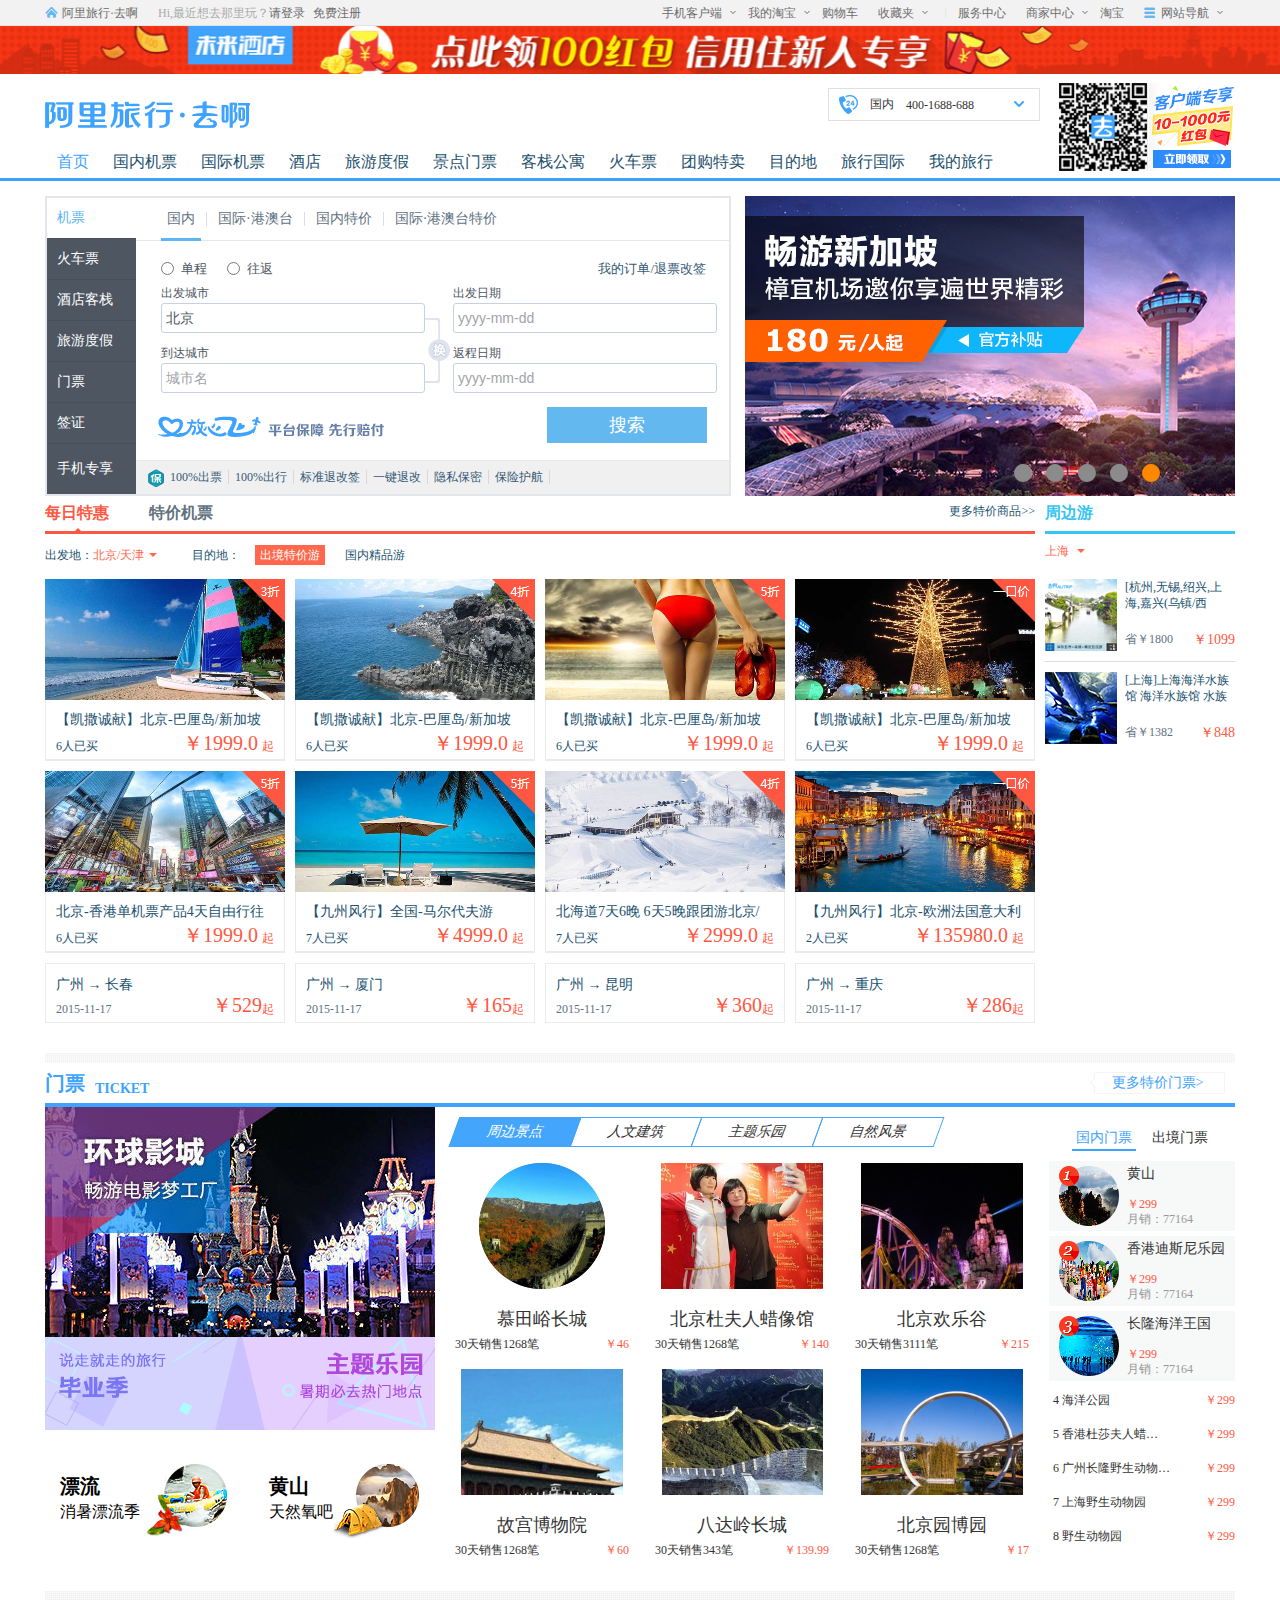
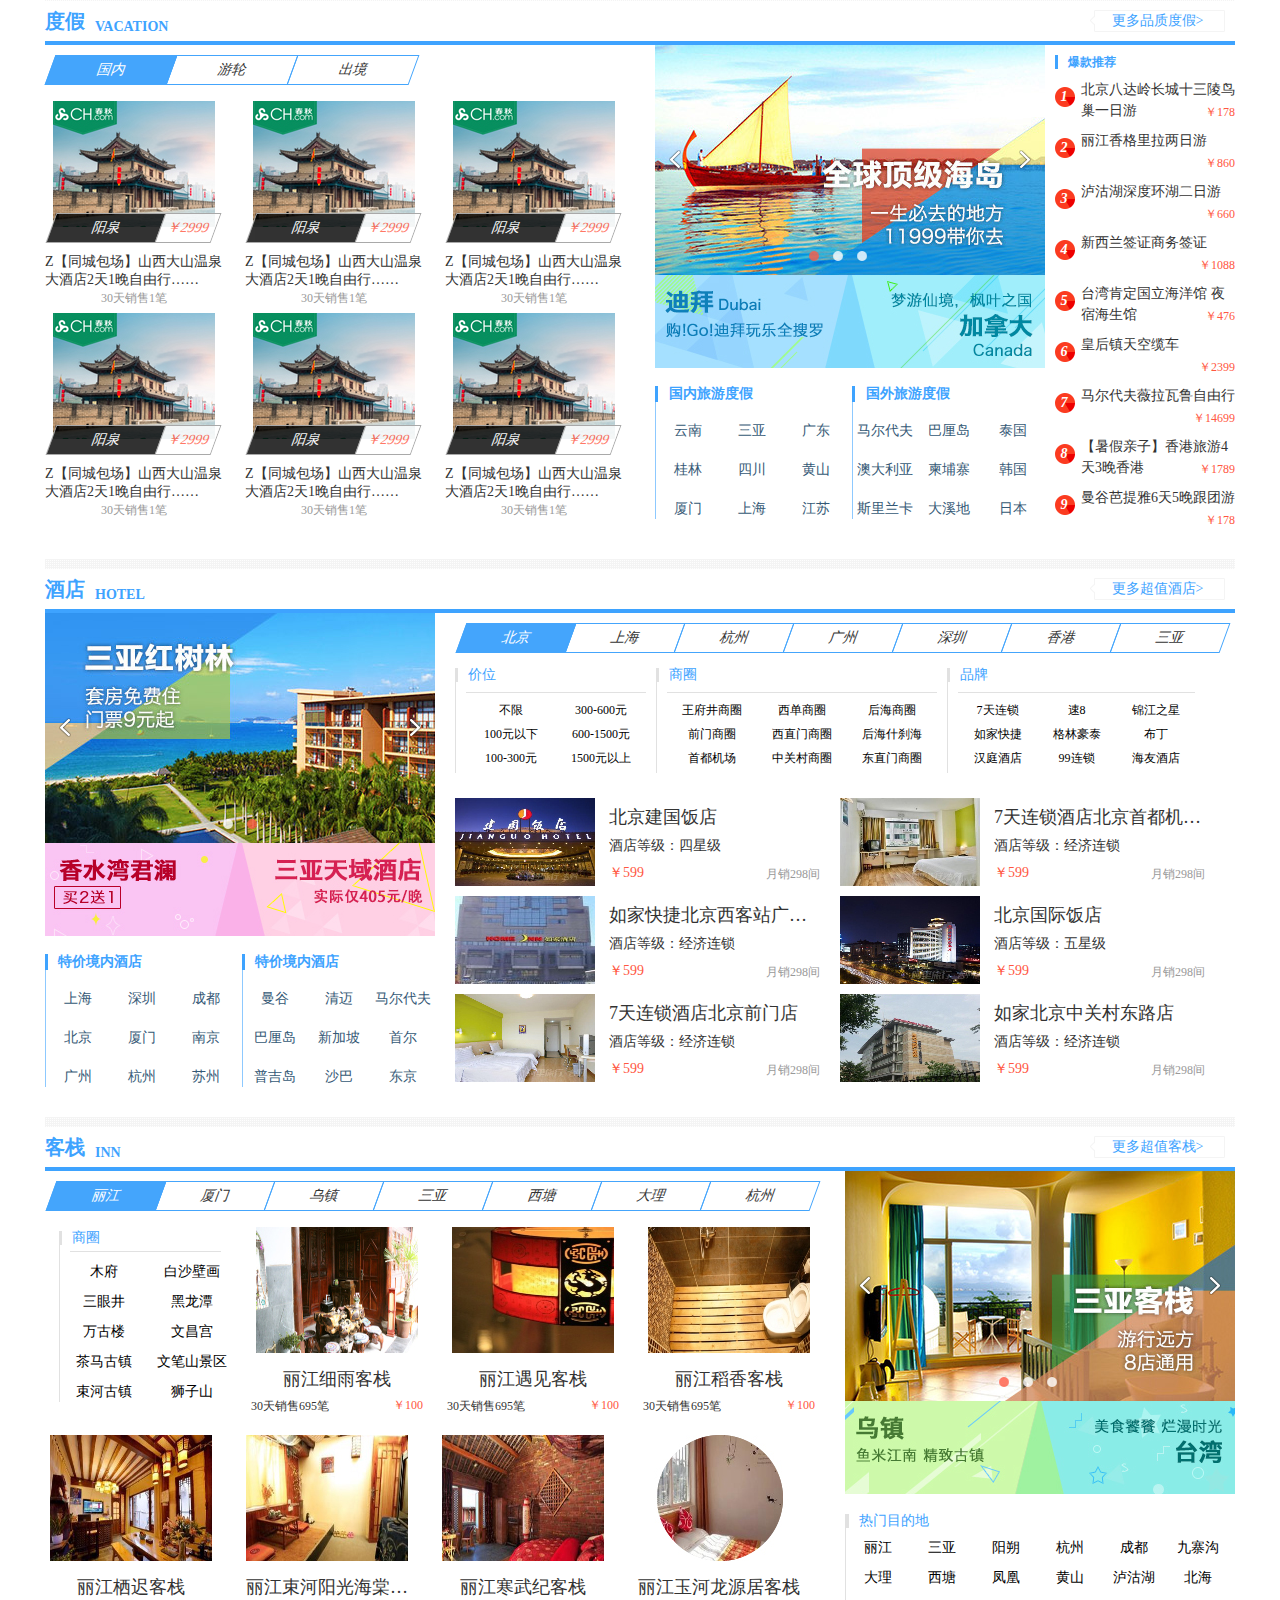
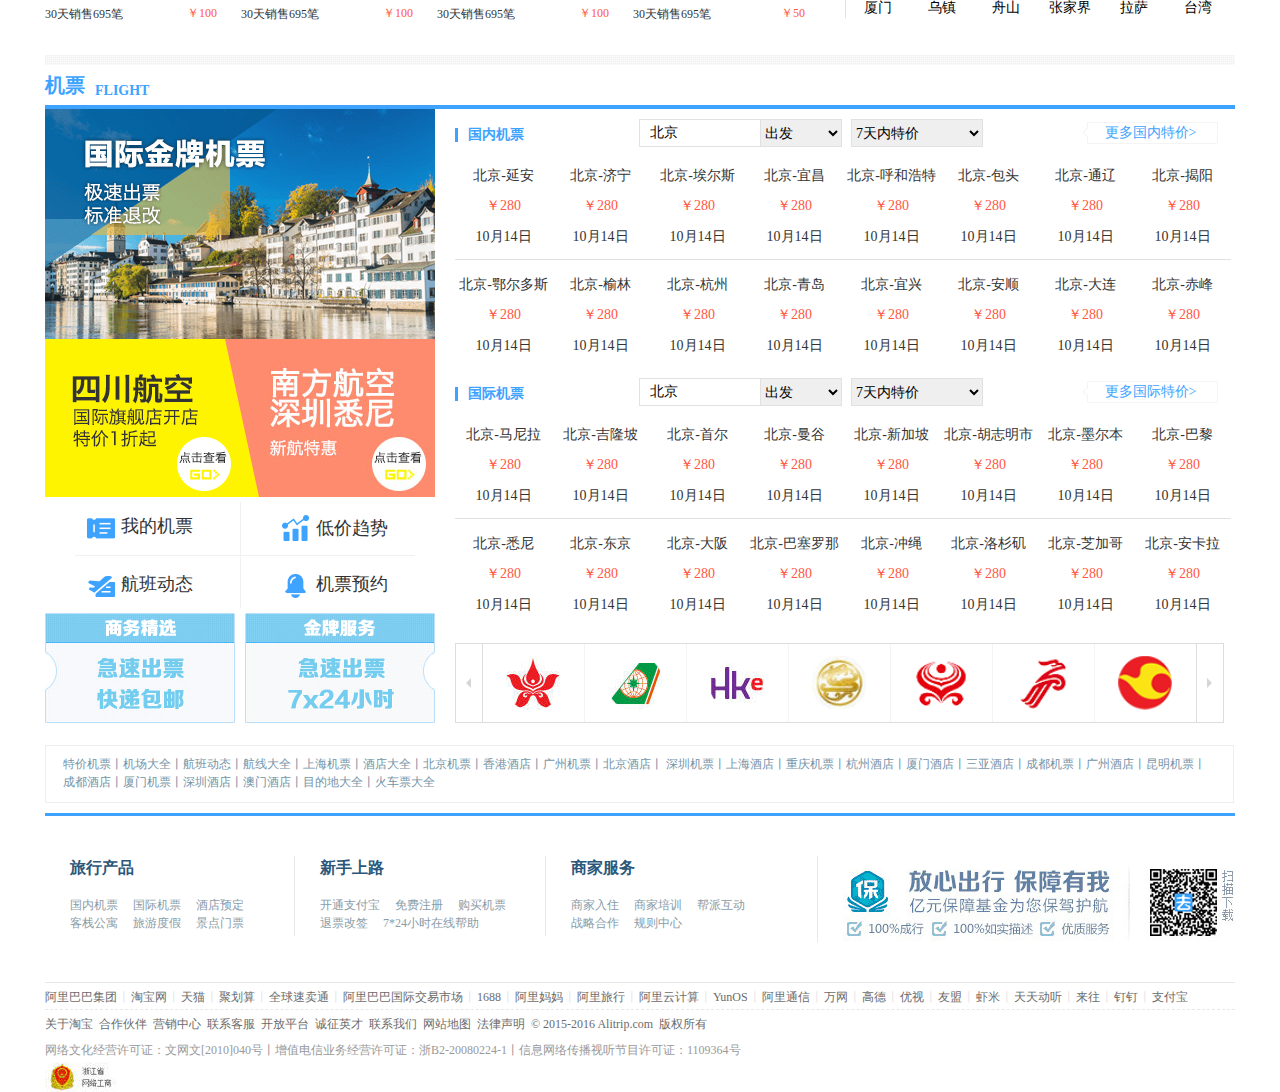
<file: alitrip/indent.html>
<!DOCTYPE html>
<html lang="en" xmlns="">
<head>
	<meta charset="UTF-8">
	<title>alitrip</title>
	<link rel="stylesheet" type="text/css" href="css/common.css">
	<link rel="stylesheet" type="text/css" href="css/layout.css">
</head>
<body>
	<div class="header">
		<div class="login">
			<div class="main clearfix">
				<p class="fl">
					<a class="fl" href="#"><em class="fl"></em>阿里旅行·去啊</a>
					<span class="fl">Hi,最近想去那里玩？</span>
					<a class="fl" href="#">请登录</a>
					<a class="fl" href="#">免费注册</a>
				</p>
				<p class="fr right">
					<a class="fl" href="#"><b>手机客户端</b><i></i></a>
					<a class="fl" href="#"><b>我的淘宝</b><i></i></a>
					<a class="fl" href="#"><b>购物车</b></a>
					<a class="fl" href="#"><b>收藏夹</b><i></i></a>
					<span class="fl">丨</span>
					<a class="fl" href="#"><b>服务中心</b></a>
					<a class="fl" href="#"><b>商家中心</b><i></i></a>
					<a class="fl" href="#"><b>淘宝</b></a>
					<a class="fl" href="#"><em class="fl"></em><b>网站导航</b><i></i></a>
				</p>
			</div>
		</div>
		<a class="banner" href="#"></a>
		<div class="header_b">
			<div class="wraper clearfix">
				<a class="logo fl" href="#">阿里旅行·去啊</a>
				<a class="fr lq" href="#"><img src="images/pic_lingqu.png"></a>
				<a class="fr ewm" href="#"><img src="images/pic_ewm.jpg"></a>
				<div class="phone fr"><a href="#">国内<span>400-1688-688</span></a></div>
				<ul class="nav fl">
					<li class="home"><a href="#">首页</a></li>
					<li><a href="airplane.html">国内机票</a></li>
					<li><a href="#">国际机票</a></li>
					<li><a href="hotel.html">酒店</a></li>
					<li><a href="#">旅游度假</a></li>
					<li><a href="#">景点门票</a></li>
					<li><a href="#">客栈公寓</a></li>
					<li><a href="#">火车票</a></li>
					<li><a href="#">团购特卖</a></li>
					<li><a href="#">目的地</a></li>
					<li><a href="#">旅行国际</a></li>
					<li><a href="#">我的旅行</a></li>
				</ul>
			</div>
		</div>
	</div>
	<div class="content">
		<div class="bansea clearfix">
			<div class="searcher fl">
				<ul class="nav fl">
					<li><a class="first" href="#">机票</a></li>
					<li><a href="#">火车票</a></li>
					<li><a href="#">酒店客栈</a></li>
					<li><a href="#">旅游度假</a></li>
					<li><a href="#">门票</a></li>
					<li><a href="#">签证</a></li>
					<li><a class="end" href="#">手机专享</a></li>
				</ul>
				<ul class="nav_t fl">
					<b></b>
					<li class="fl"><a href="#">国内</a></li>
					<li class="fl"><a href="#">国际·港澳台</a></li>
					<li class="fl"><a href="#">国内特价</a></li>
					<li class="fl end"><a href="#">国际·港澳台特价</a></li>
				</ul>
				<form>
					<div class="radio fl">
						<div class="path fl">
							<input class="fl" type="radio" value="one path" id="path" name="path" /><label class="fl" for="path">单程</label>
						</div>
						<div class="back fl">
							<input class="fl" type="radio" value="one path" id="back" name="path" /><label class="fl" for="back">往返</label>
						</div>
						<p class="txt fr"><a href="#">我的订单</a>/<a href="#">退票改签</a></p>
					</div>
					<div class="text_l fl">
						<div>
							<p><label for="go">出发城市</label></p>
							<p class="beijing"><input type="text" value="北京" id="go"/></p>
						</div>
						<div>
							<p><label for="come">到达城市</label></p>
							<p><input type="text" value="城市名" id="come"/></p>
						</div>
					</div>
					<a class="fl change" href="#"></a>
					<div class="text_r fr">
						<div>
							<p><label for="go">出发日期</label></p>
							<p><input type="text" value="yyyy-mm-dd" id="go"/></p>
						</div>
						<div>
							<p><label for="come">返程日期</label></p>
							<p><input type="text" value="yyyy-mm-dd" id="come"/></p>
						</div>
					</div>
					<div class="safe fl">
						<a class="fl" href="#"></a><input class="fr" type="submit" value="搜索" />
					</div>
					<ul class="nav_b fl">
						<li class="bg"></li>
						<li><a href="#">100%出票</a></li>
						<li><a href="#">100%出行</a></li>
						<li><a href="#">标准退改签</a></li>
						<li><a href="#">一键退改</a></li>
						<li><a href="#">隐私保密</a></li>
						<li><a href="#">保险护航</a></li>
					</ul>
				</form>
			</div>
			<div class="banner fr">
				<a href="#"><img src="images/banner_2.jpg"></a>
			</div>
		</div>
		<div class="flight clearfix">
			<div class="flight_l fl">
				<div class="nav fl">
					<a class="fl ever" href="#">每日特惠</a>
					<a class="fl" href="#">特价机票</a>
					<a class="more fr" href="#">更多特价商品>></a>
				</div>
				<p class="nav_b fl">
					<span class="fl">出发地：</span><a class="fl go" href="#">北京/天津</a><i class="fl"></i>
					<span class="fl">目的地：</span><a class="fl out" href="#">出境特价游</a>
					<a class="fl in" href="#">国内精品游</a>
				</p>
				<div class="pic">
					<dl class="fl">
						<dt><a href="#"><img src="images/pic_flight_1.jpg"></a></dt>
						<dd>
							<div>
								<p class="title"><a href="#">【凯撒诚献】北京-巴厘岛/新加坡</a></p>
								<p><span>6人已买</span><a class="price" href="#">￥1999.0</a><span class="txt">起</span></p>
							</div>
						</dd>
					</dl>
					<dl class="fl">
						<dt><a href="#"><img src="images/pic_flight_2.jpg"></a></dt>
						<dd>
							<div>
								<p class="title"><a href="#">【凯撒诚献】北京-巴厘岛/新加坡</a></p>
								<p><span>6人已买</span><a class="price" href="#">￥1999.0</a><span class="txt">起</span></p>
							</div>
						</dd>
					</dl>
					<dl class="fl">
						<dt><a href="#"><img src="images/pic_flight_3.jpg"></a></dt>
						<dd>
							<div>
								<p class="title"><a href="#">【凯撒诚献】北京-巴厘岛/新加坡</a></p>
								<p><span>6人已买</span><a class="price" href="#">￥1999.0</a><span class="txt">起</span></p>
							</div>
						</dd>
					</dl>
					<dl class="fl nomr">
						<dt><a href="#"><img src="images/pic_flight_4.jpg"></a></dt>
						<dd>
							<div>
								<p class="title"><a href="#">【凯撒诚献】北京-巴厘岛/新加坡</a></p>
								<p><span>6人已买</span><a class="price" href="#">￥1999.0</a><span class="txt">起</span></p>
							</div>
						</dd>
					</dl>
					<dl class="fl">
						<dt><a href="#"><img src="images/pic_flight_5.jpg"></a></dt>
						<dd>
							<div>
								<p class="title"><a href="#">北京-香港单机票产品4天自由行往</a></p>
								<p><span>6人已买</span><a class="price" href="#">￥1999.0</a><span class="txt">起</span></p>
							</div>
						</dd>
					</dl>
					<dl class="fl">
						<dt><a href="#"><img src="images/pic_flight_6.jpg"></a></dt>
						<dd>
							<div>
								<p class="title"><a href="#">【九州风行】全国-马尔代夫游</a></p>
								<p><span>7人已买</span><a class="price" href="#">￥4999.0</a><span class="txt">起</span></p>
							</div>
						</dd>
					</dl>
					<dl class="fl">
						<dt><a href="#"><img src="images/pic_flight_7.jpg"></a></dt>
						<dd>
							<div>
								<p class="title"><a href="#">北海道7天6晚 6天5晚跟团游北京/</a></p>
								<p><span>7人已买</span><a class="price" href="#">￥2999.0</a><span class="txt">起</span></p>
							</div>
						</dd>
					</dl>
					<dl class="fl nomr">
						<dt><a href="#"><img src="images/pic_flight_8.jpg"></a></dt>
						<dd>
							<div>
								<p class="title"><a href="#">【九州风行】北京-欧洲法国意大利</a></p>
								<p><span>2人已买</span><a class="price" href="#">￥135980.0</a><span class="txt">起</span></p>
							</div>
						</dd>
					</dl>
					<div class="nopic fl">
						<p class="title fl"><a class="fl" href="#">广州 → 长春</a></p>
						<p class="fl title_b">
							<span class="fl">2015-11-17</span>
							<span class="txt fr">起</span>
							<a class="price fr" href="#">￥529</a>
						</p>
					</div>
					<div class="nopic fl">
						<p class="title fl"><a class="fl" href="#">广州 → 厦门</a></p>
						<p class="fl title_b">
							<span class="fl">2015-11-17</span>
							<span class="txt fr">起</span>
							<a class="price fr" href="#">￥165</a>
						</p>
					</div>
					<div class="nopic fl">
						<p class="title fl"><a class="fl" href="#">广州 → 昆明</a></p>
						<p class="fl title_b">
							<span class="fl">2015-11-17</span>
							<span class="txt fr">起</span>
							<a class="price fr" href="#">￥360</a>
						</p>
					</div>
					<div class="nopic fl nomr">
						<p class="title fl"><a class="fl" href="#">广州 → 重庆</a></p>
						<p class="fl title_b">
							<span class="fl">2015-11-17</span>
							<span class="txt fr">起</span>
							<a class="price fr" href="#">￥286</a>
						</p>
					</div>
				</div>
			</div>
			<div class="flight_r fr">
				<div class="nav fl">
					<a class="fl" href="#">周边游</a>
				</div>
				<p class="nav_t fl"><a class="fl" href="#">上海</a><i class="fl"></i></p>
				<div class="fl detail">
					<dl class="fl detail_1">
						<dt class="fl"><a href="#"><img src="images/pic_flightr_1.jpg"></a></dt>
						<dd class="fl">
							<a class="fl" href="#">
								<span class="fl">[杭州,无锡,绍兴,上海,嘉兴(乌镇/西</span>
								<i class="fl">省￥1800</i>
								<em class="fr">￥1099</em>
							</a>
						</dd>
					</dl>
					<dl class="fl detail_2">
						<dt class="fl"><a href="#"><img src="images/pic_flightr_2.jpg"></a></dt>
						<dd class="fl">
							<a class="fl" href="#">
								<span class="fl">[上海]上海海洋水族馆 海洋水族馆 水族</span>
								<i class="fl">省￥1382</i>
								<em class="fr">￥848</em>
							</a>
						</dd>
					</dl>
				</div>
			</div>
		</div>
		<div class="ticket">
			<div class="between"></div>
			<div class="public_h clearfix">
				<a href="#">门票</a><span>TICKET</span><a class="more" href="#">更多特价门票></a>
			</div>
			<div class="ticket_m clearfix">
				<div class="left fl">
					<a class="fl" href="#"><img src="images/pic_ticket_1.jpg"></a>
					<a class="fl" href="#"><img src="images/pic_ticket_2.jpg"></a>
					<a class="fl" href="#"><img src="images/pic_ticket_3.jpg"></a>
					<dl class="fl no1">
						<dt class="fr"><a class="fr" href="#"><img class="fr" src="images/pic_ticket_4.jpg"></a></dt>
						<dd class="fl">
							<p class="title"><a href="#">漂流</a></p>
							<p class="txt"><a href="#">消暑漂流季</a></p>
						</dd>
					</dl>
					<dl class="fr">
						<dt class="fr"><a class="fl" href="#"><img class="fl" src="images/pic_ticket_5.jpg"></a></dt>
						<dd class="fl">
							<p class="title"><a href="#">黄山</a></p>
							<p class="txt"><a href="#">天然氧吧</a></p>
						</dd>
					</dl>
				</div>
				<div class="center fl">
					<div class="nav_c clearfix">
						<a class="fl click" href="#">周边景点</a>
						<a class="fl" href="#">人文建筑</a>
						<a class="fl" href="#">主题乐园</a>
						<a class="fl" href="#">自然风景</a>
					</div>
					<div class="center_bd">
						<dl>
							<dt><a href="#"><img src="images/pic_ticket_c1.jpg"></a></dt>
							<dd>
								<a href="#">
									<span class="title fl">慕田峪长城</span>
									<span class="txt fl">30天销售1268笔</span>
									<span class="cost fr">￥46</span>
								</a>
							</dd>
						</dl>
						<dl>
							<dt><a href="#"><img src="images/pic_ticket_c2.jpg"></a></dt>
							<dd>
								<a href="#">
									<span class="title fl">北京杜夫人蜡像馆</span>
									<span class="txt fl">30天销售1268笔</span>
									<span class="cost fr">￥140</span>
								</a>
							</dd>
						</dl>
						<dl class="nomr">
							<dt><a href="#"><img src="images/pic_ticket_c3.jpg"></a></dt>
							<dd>
								<a href="#">
									<span class="title fl">北京欢乐谷</span>
									<span class="txt fl">30天销售3111笔</span>
									<span class="cost fr">￥215</span>
								</a>
							</dd>
						</dl>
						<dl>
							<dt><a href="#"><img src="images/pic_ticket_c4.jpg"></a></dt>
							<dd>
								<a href="#">
									<span class="title fl">故宫博物院</span>
									<span class="txt fl">30天销售1268笔</span>
									<span class="cost fr">￥60</span>
								</a>
							</dd>
						</dl>
						<dl>
							<dt><a href="#"><img src="images/pic_ticket_c5.jpg"></a></dt>
							<dd>
								<a href="#">
									<span class="title fl">八达岭长城</span>
									<span class="txt fl">30天销售343笔</span>
									<span class="cost fr">￥139.99</span>
								</a>
							</dd>
						</dl>
						<dl class="nomr">
							<dt><a href="#"><img src="images/pic_ticket_c6.jpg"></a></dt>
							<dd>
								<a href="#">
									<span class="title fl">北京园博园</span>
									<span class="txt fl">30天销售1268笔</span>
									<span class="cost fr">￥17</span>
								</a>
							</dd>
						</dl>
					</div>
				</div>
				<div class="right fl">
					<div class="nav_r fl">
						<a class="fl click" href="#">国内门票</a>
						<a class="fl" href="#">出境门票</a>
					</div>
					<div class="rank">
						<a class="fl bi" href="#">
							<img class="fl" src="images/pic_rank_1.jpg">
							<span class="fl">
								<strong>黄山</strong>
								<em>￥299</em>
								<b>月销：77164</b>
							</span>
						</a>
						<a class="fl bi" href="#">
							<img class="fl" src="images/pic_rank_2.jpg">
							<span class="fl">
								<strong>香港迪斯尼乐园</strong>
								<em>￥299</em>
								<b>月销：77164</b>
							</span>
						</a>
						<a class="fl bi" href="#">
							<img class="fl" src="images/pic_rank_3.jpg">
							<span class="fl">
								<strong>长隆海洋王国</strong>
								<em>￥299</em>
								<b>月销：77164</b>
							</span>
						</a>
						<a class="fl li mt" href="#">
							<strong> 4 海洋公园</strong><em>￥299</em>
						</a>
						<a class="fl li" href="#">
							<strong> 5 香港杜莎夫人蜡…</strong><em>￥299</em>
						</a>
						<a class="fl li" href="#">
							<strong> 6 广州长隆野生动物…</strong><em>￥299</em>
						</a>
						<a class="fl li" href="#">
							<strong> 7 上海野生动物园</strong><em>￥299</em>
						</a>
						<a class="fl li" href="#">
							<strong> 8 野生动物园</strong><em>￥299</em>
						</a>
					</div>
				</div>
			</div>
		</div>
		<div class="vacation">
			<div class="between"></div>
			<div class="public_h clearfix">
				<a href="#">度假</a><span>VACATION</span><a class="more" href="#">更多品质度假></a>
			</div>
			<div class="vacation_m clearfix">
				<div class="left fl">
					<div class="nav fl">
						<a class="fl click" href="#">国内</a>
						<a class="fl" href="#">游轮</a>
						<a class="fl" href="#">出境</a>
					</div>
					<div class="type2">
						<dl>
							<dt><a href="#"><img src="images/pic_vacation_1.jpg"></a></dt>
							<dd class="black"><a href="#">阳泉</a></dd>
							<dd class="white"><a href="#">￥2999</a></dd>
							<dd>
								<p class="title">
									<a href="#">Z【同城包场】山西大山温泉大酒店2天1晚自由行……</a>
								</p>
								<p class="txt">30天销售1笔</p>
							</dd>
						</dl>
						<dl>
							<dt><a href="#"><img src="images/pic_vacation_1.jpg"></a></dt>
							<dd class="black"><a href="#">阳泉</a></dd>
							<dd class="white"><a href="#">￥2999</a></dd>
							<dd>
								<p class="title">
									<a href="#">Z【同城包场】山西大山温泉大酒店2天1晚自由行……</a>
								</p>
								<p class="txt">30天销售1笔</p>
							</dd>
						</dl>
						<dl>
							<dt><a href="#"><img src="images/pic_vacation_1.jpg"></a></dt>
							<dd class="black"><a href="#">阳泉</a></dd>
							<dd class="white"><a href="#">￥2999</a></dd>
							<dd>
								<p class="title">
									<a href="#">Z【同城包场】山西大山温泉大酒店2天1晚自由行……</a>
								</p>
								<p class="txt">30天销售1笔</p>
							</dd>
						</dl>
						<dl>
							<dt><a href="#"><img src="images/pic_vacation_1.jpg"></a></dt>
							<dd class="black"><a href="#">阳泉</a></dd>
							<dd class="white"><a href="#">￥2999</a></dd>
							<dd>
								<p class="title">
									<a href="#">Z【同城包场】山西大山温泉大酒店2天1晚自由行……</a>
								</p>
								<p class="txt">30天销售1笔</p>
							</dd>
						</dl>
						<dl>
							<dt><a href="#"><img src="images/pic_vacation_1.jpg"></a></dt>
							<dd class="black"><a href="#">阳泉</a></dd>
							<dd class="white"><a href="#">￥2999</a></dd>
							<dd>
								<p class="title">
									<a href="#">Z【同城包场】山西大山温泉大酒店2天1晚自由行……</a>
								</p>
								<p class="txt">30天销售1笔</p>
							</dd>
						</dl>
						<dl>
							<dt><a href="#"><img src="images/pic_vacation_1.jpg"></a></dt>
							<dd class="black"><a href="#">阳泉</a></dd>
							<dd class="white"><a href="#">￥2999</a></dd>
							<dd>
								<p class="title">
									<a href="#">Z【同城包场】山西大山温泉大酒店2天1晚自由行……</a>
								</p>
								<p class="txt">30天销售1笔</p>
							</dd>
						</dl>
					</div>
				</div>
				<div class="center fl">
					<div class="banner">
						<a class="fl" href="#"><img src="images/vacation_banner1.jpg"></a>
						<a class="fl" href="#"><img src="images/vacation_banner2.jpg"></a>
						<a class="fl" href="#"><img src="images/vacation_banner3.jpg"></a>
					</div>
					<div class="menu fl">
						<h3 class="fl">国内旅游度假</h3>
						<ul>
							<li><a href="#">云南</a></li>
							<li><a href="#">桂林</a></li>
							<li><a href="#">厦门</a></li>
						</ul>
						<ul>
							<li><a href="#">三亚</a></li>
							<li><a href="#">四川</a></li>
							<li><a href="#">上海</a></li>
						</ul>
						<ul>
							<li><a href="#">广东</a></li>
							<li><a href="#">黄山</a></li>
							<li><a href="#">江苏</a></li>
						</ul>
					</div>
					<div class="menu ml4 fl">
						<h3 class="fl">国外旅游度假</h3>
						<ul>
							<li><a href="#">马尔代夫</a></li>
							<li><a href="#">澳大利亚</a></li>
							<li><a href="#">斯里兰卡</a></li>
						</ul>
						<ul>
							<li><a href="#">巴厘岛</a></li>
							<li><a href="#">柬埔寨</a></li>
							<li><a href="#">大溪地</a></li>
						</ul>
						<ul>
							<li><a href="#">泰国</a></li>
							<li><a href="#">韩国</a></li>
							<li><a href="#">日本</a></li>
						</ul>
					</div>
				</div>
				<div class="right fl">
					<h3>爆款推荐</h3>
					<ul>
						<li class="clearfix">
							<a class="fl" href="#">
								<b class="fl"><em class="fl">1</em></b>
								<span class="fl">北京八达岭长城十三陵鸟巢一日游</span>
								<i class="fr">￥178</i>
							</a>
						</li>
						<li class="clearfix">
							<a class="fl" href="#">
								<b class="fl"><em class="fl">2</em></b>
								<span class="fl">丽江香格里拉两日游</span>
								<i class="fr">￥860</i>
							</a>
						</li>
						<li class="clearfix">
							<a class="fl" href="#">
								<b class="fl"><em class="fl">3</em></b>
								<span class="fl">泸沽湖深度环湖二日游</span>
								<i class="fr">￥660</i>
							</a>
						</li>
						<li class="clearfix">
							<a class="fl" href="#">
								<b class="fl"><em class="fl">4</em></b>
								<span class="fl">新西兰签证商务签证</span>
								<i class="fr">￥1088</i>
							</a>
						</li>
						<li class="clearfix">
							<a class="fl" href="#">
								<b class="fl"><em class="fl">5</em></b>
								<span class="fl">台湾肯定国立海洋馆 夜宿海生馆</span>
								<i class="fr">￥476</i>
							</a>
						</li>
						<li class="clearfix">
							<a class="fl" href="#">
								<b class="fl"><em class="fl">6</em></b>
								<span class="fl">皇后镇天空缆车</span>
								<i class="fr">￥2399</i>
							</a>
						</li>
						<li class="clearfix">
							<a class="fl" href="#">
								<b class="fl"><em class="fl">7</em></b>
								<span class="fl">马尔代夫薇拉瓦鲁自由行</span>
								<i class="fr">￥14699</i>
							</a>
						</li>
						<li class="clearfix">
							<a class="fl" href="#">
								<b class="fl"><em class="fl">8</em></b>
								<span class="fl">【暑假亲子】香港旅游4天3晚香港</span>
								<i class="fr">￥1789</i>
							</a>
						</li>
						<li class="clearfix">
							<a class="fl" href="#">
								<b class="fl"><em class="fl">9</em></b>
								<span class="fl">曼谷芭提雅6天5晚跟团游</span>
								<i class="fr">￥178</i>
							</a>
						</li>
					</ul>
				</div>
			</div>
		</div>
		<div class="hotel">
			<div class="between"></div>
			<div class="public_h clearfix">
				<a href="hotel.html">酒店</a><span>HOTEL</span><a class="more" href="#">更多超值酒店></a>
			</div>
			<div class="hotel_bd clearfix">
				<div class="left fl">
					<a class="fl" href="#"><img src="images/hotel_pic_1.jpg"></a>
					<a class="fl" href="#"><img src="images/hotel_pic_2.jpg"></a>
					<a class="fl" href="#"><img src="images/hotel_pic_3.jpg"></a>
					<div class="menu fl">
						<h3 class="fl">特价境内酒店</h3>
						<ul class="fl">
							<li class="fl"><a class="fl" href="#">上海</a></li>
							<li class="fl"><a class="fl" href="#">北京</a></li>
							<li class="fl"><a class="fl" href="#">广州</a></li>
						</ul>
						<ul class="fl">
							<li class="fl"><a class="fl" href="#">深圳</a></li>
							<li class="fl"><a class="fl" href="#">厦门</a></li>
							<li class="fl"><a class="fl" href="#">杭州</a></li>
						</ul>
						<ul class="fl">
							<li class="fl"><a class="fl" href="#">成都</a></li>
							<li class="fl"><a class="fl" href="#">南京</a></li>
							<li class="fl"><a class="fl" href="#">苏州</a></li>
						</ul>
					</div>
					<div class="menu mr4 fl">
						<h3 class="fl">特价境内酒店</h3>
						<ul class="fl">
							<li class="fl"><a class="fl" href="#">曼谷</a></li>
							<li class="fl"><a class="fl" href="#">巴厘岛</a></li>
							<li class="fl"><a class="fl" href="#">普吉岛</a></li>
						</ul>
						<ul class="fl">
							<li class="fl"><a class="fl" href="#">清迈</a></li>
							<li class="fl"><a class="fl" href="#">新加坡</a></li>
							<li class="fl"><a class="fl" href="#">沙巴</a></li>
						</ul>
						<ul class="fl">
							<li class="fl"><a class="fl" href="#">马尔代夫</a></li>
							<li class="fl"><a class="fl" href="#">首尔</a></li>
							<li class="fl"><a class="fl" href="#">东京</a></li>
						</ul>
					</div>
				</div>
				<div class="right fr">
					<div class="nav fl">
						<a class="fl click" href="#">北京</a>
						<a class="fl" href="#">上海</a>
						<a class="fl" href="#">杭州</a>
						<a class="fl" href="#">广州</a>
						<a class="fl" href="#">深圳</a>
						<a class="fl" href="#">香港</a>
						<a class="fl" href="#">三亚</a>
					</div>
					<div class="menu fl">
						<h3 class="fl">价位</h3>
						<ul class="fl">
							<li class="fl"><a class="fl" href="#">不限</a></li>
							<li class="fl"><a class="fl" href="#">100元以下</a></li>
							<li class="fl"><a class="fl" href="#">100-300元</a></li>
						</ul>
						<ul class="fl">
							<li class="fl"><a class="fl" href="#">300-600元</a></li>
							<li class="fl"><a class="fl" href="#">600-1500元</a></li>
							<li class="fl"><a class="fl" href="#">1500元以上</a></li>
						</ul>
					</div>
					<div class="menu w2 fl">
						<h3 class="fl">商圈</h3>
						<ul class="fl">
							<li class="fl"><a class="fl" href="#">王府井商圈</a></li>
							<li class="fl"><a class="fl" href="#">前门商圈</a></li>
							<li class="fl"><a class="fl" href="#">首都机场</a></li>
						</ul>
						<ul class="fl">
							<li class="fl"><a class="fl" href="#">西单商圈</a></li>
							<li class="fl"><a class="fl" href="#">西直门商圈</a></li>
							<li class="fl"><a class="fl" href="#">中关村商圈</a></li>
						</ul>
						<ul class="fl">
							<li class="fl"><a class="fl" href="#">后海商圈</a></li>
							<li class="fl"><a class="fl" href="#">后海什刹海</a></li>
							<li class="fl"><a class="fl" href="#">东直门商圈</a></li>
						</ul>
					</div>
					<div class="menu w237 fl">
						<h3 class="fl">品牌</h3>
						<ul class="fl">
							<li class="fl"><a class="fl" href="#">7天连锁</a></li>
							<li class="fl"><a class="fl" href="#">如家快捷</a></li>
							<li class="fl"><a class="fl" href="#">汉庭酒店</a></li>
						</ul>
						<ul class="fl">
							<li class="fl"><a class="fl" href="#">速8</a></li>
							<li class="fl"><a class="fl" href="#">格林豪泰</a></li>
							<li class="fl"><a class="fl" href="#">99连锁</a></li>
						</ul>
						<ul class="fl">
							<li class="fl"><a class="fl" href="#">锦江之星</a></li>
							<li class="fl"><a class="fl" href="#">布丁</a></li>
							<li class="fl"><a class="fl" href="#">海友酒店</a></li>
						</ul>
					</div>
					<div class="fl detail">
						<dl class="fl">
							<dt class="fl"><a class="fl" href="#"><img class="fl" src="images/hotel_pic_4.jpg"></a></dt>
							<dd class="fl"><a class="fl" href="#">
								<strong class="fl">北京建国饭店</strong>
								<b class="fl">酒店等级：四星级</b>
								<em class="fl">￥599</em>
								<i class="fr">月销298间</i>
							</a></dd>
						</dl>
						<dl class="fl">
							<dt class="fl"><a class="fl" href="#"><img class="fl" src="images/hotel_pic_5.jpg"></a></dt>
							<dd class="fl"><a class="fl" href="#">
								<strong class="fl">7天连锁酒店北京首都机…</strong>
								<b class="fl">酒店等级：经济连锁</b>
								<em class="fl">￥599</em>
								<i class="fr">月销298间</i>
							</a></dd>
						</dl>
						<dl class="fl">
							<dt class="fl"><a class="fl" href="#"><img class="fl" src="images/hotel_pic_6.jpg"></a></dt>
							<dd class="fl"><a class="fl" href="#">
								<strong class="fl">如家快捷北京西客站广…</strong>
								<b class="fl">酒店等级：经济连锁</b>
								<em class="fl">￥599</em>
								<i class="fr">月销298间</i>
							</a></dd>
						</dl>
						<dl class="fl">
							<dt class="fl"><a class="fl" href="#"><img class="fl" src="images/hotel_pic_7.jpg"></a></dt>
							<dd class="fl"><a class="fl" href="#">
								<strong class="fl">北京国际饭店</strong>
								<b class="fl">酒店等级：五星级</b>
								<em class="fl">￥599</em>
								<i class="fr">月销298间</i>
							</a></dd>
						</dl>
						<dl class="fl">
							<dt class="fl"><a class="fl" href="#"><img class="fl" src="images/hotel_pic_8.jpg"></a></dt>
							<dd class="fl"><a class="fl" href="#">
								<strong class="fl">7天连锁酒店北京前门店</strong>
								<b class="fl">酒店等级：经济连锁</b>
								<em class="fl">￥599</em>
								<i class="fr">月销298间</i>
							</a></dd>
						</dl>
						<dl class="fl">
							<dt class="fl"><a class="fl" href="#"><img class="fl" src="images/hotel_pic_9.jpg"></a></dt>
							<dd class="fl"><a class="fl" href="#">
								<strong class="fl">如家北京中关村东路店</strong>
								<b class="fl">酒店等级：经济连锁</b>
								<em class="fl">￥599</em>
								<i class="fr">月销298间</i>
							</a></dd>
						</dl>
					</div>
				</div>
			</div>
		</div>
		<div class="inn">
			<div class="between"></div>
			<div class="public_h clearfix">
				<a href="#">客栈</a><span>INN</span><a class="more" href="#">更多超值客栈></a>
			</div>
			<div class="inn_bd clearfix">
				<div class="left fl">
					<div class="nav fl">
						<a class="fl click" href="#">丽江</a>
						<a class="fl" href="#">厦门</a>
						<a class="fl" href="#">乌镇</a>
						<a class="fl" href="#">三亚</a>
						<a class="fl" href="#">西塘</a>
						<a class="fl" href="#">大理</a>
						<a class="fl" href="#">杭州</a>
					</div>
					<div class="menu fl">
						<h3>商圈</h3>
						<div class="line"></div>
						<ul class="fl">
							<li><a href="#">木府</a></li>
							<li><a href="#">三眼井</a></li>
							<li><a href="#">万古楼</a></li>
							<li><a href="#">茶马古镇</a></li>
							<li><a href="#">束河古镇</a></li>
						</ul>
						<ul class="fl">
							<li><a href="#">白沙壁画</a></li>
							<li><a href="#">黑龙潭</a></li>
							<li><a href="#">文昌宫</a></li>
							<li><a href="#">文笔山景区</a></li>
							<li><a href="#">狮子山</a></li>
						</ul>
					</div>
					<div class="detail fl">
						<dl class="fl">
							<dt class="fl"><a class="fl" href="#"><img class="fl" src="images/hotel_detail_1.jpg"></a></dt>
							<dd class="fl">
								<a class="fl" href="#">
									<strong class="fl">丽江细雨客栈</strong>
									<span class="fl">30天销售695笔</span>
									<em class="fr">￥100</em>
								</a>
							</dd>
						</dl>
						<dl class="fl">
							<dt class="fl"><a class="fl" href="#"><img class="fl" src="images/hotel_detail_2.jpg"></a></dt>
							<dd class="fl">
								<a class="fl" href="#">
									<strong class="fl">丽江遇见客栈</strong>
									<span class="fl">30天销售695笔</span>
									<em class="fr">￥100</em>
								</a>
							</dd>
						</dl>
						<dl class="fl">
							<dt class="fl"><a class="fl" href="#"><img class="fl" src="images/hotel_detail_3.jpg"></a></dt>
							<dd class="fl">
								<a class="fl" href="#">
									<strong class="fl">丽江稻香客栈</strong>
									<span class="fl">30天销售695笔</span>
									<em class="fr">￥100</em>
								</a>
							</dd>
						</dl>
					</div>
					<div class="detail fl">
						<dl class="fl">
							<dt class="fl"><a class="fl" href="#"><img class="fl" src="images/hotel_detail_4.jpg"></a></dt>
							<dd class="fl">
								<a class="fl" href="#">
									<strong class="fl">丽江栖迟客栈</strong>
									<span class="fl">30天销售695笔</span>
									<em class="fr">￥100</em>
								</a>
							</dd>
						</dl>
						<dl class="fl">
							<dt class="fl"><a class="fl" href="#"><img class="fl" src="images/hotel_detail_5.jpg"></a></dt>
							<dd class="fl">
								<a class="fl" href="#">
									<strong class="fl">丽江束河阳光海棠…</strong>
									<span class="fl">30天销售695笔</span>
									<em class="fr">￥100</em>
								</a>
							</dd>
						</dl>
						<dl class="fl">
							<dt class="fl"><a class="fl" href="#"><img class="fl" src="images/hotel_detail_6.jpg"></a></dt>
							<dd class="fl">
								<a class="fl" href="#">
									<strong class="fl">丽江寒武纪客栈</strong>
									<span class="fl">30天销售695笔</span>
									<em class="fr">￥100</em>
								</a>
							</dd>
						</dl>
						<dl class="fl">
							<dt class="fl"><a class="fl" href="#"><img class="fl" src="images/hotel_detail_7.jpg"></a></dt>
							<dd class="fl">
								<a class="fl" href="#">
									<strong class="fl">丽江玉河龙源居客栈</strong>
									<span class="fl">30天销售695笔</span>
									<em class="fr">￥50</em>
								</a>
							</dd>
						</dl>
					</div>
				</div>
				<div class="right fr">
					<a class="fl" href="#"><img src="images/hotel_detail_8.jpg"></a>
					<a class="fl" href="#"><img src="images/hotel_detail_9.jpg"></a>
					<a class="fl" href="#"><img src="images/hotel_detail_10.jpg"></a>
					<div class="menu fl">
						<h3>热门目的地</h3>
						<ul>
							<li><a href="#">丽江</a></li>
							<li><a href="#">大理</a></li>
							<li><a href="#">厦门</a></li>
						</ul>
						<ul>
							<li><a href="#">三亚</a></li>
							<li><a href="#">西塘</a></li>
							<li><a href="#">乌镇</a></li>
						</ul>
						<ul>
							<li><a href="#">阳朔</a></li>
							<li><a href="#">凤凰</a></li>
							<li><a href="#">舟山</a></li>
						</ul>
						<ul>
							<li><a href="#">杭州</a></li>
							<li><a href="#">黄山</a></li>
							<li><a href="#">张家界</a></li>
						</ul>
						<ul>
							<li><a href="#">成都</a></li>
							<li><a href="#">泸沽湖</a></li>
							<li><a href="#">拉萨</a></li>
						</ul>
						<ul>
							<li><a href="#">九寨沟</a></li>
							<li><a href="#">北海</a></li>
							<li><a href="#">台湾</a></li>
						</ul>
					</div>
				</div>
			</div>
		</div>
		<div class="flight2">
			<div class="between"></div>
			<div class="public_h clearfix">
				<a href="airplane.html">机票</a><span>FLIGHT</span>
			</div>
			<div class="flight_bd clearfix">
				<div class="left fl">
					<div class="banner fl">
						<a class="fl" href="#"><img src="images/flight_1.jpg"></a>
						<a class="fr end" href="#"><img src="images/flight_2.jpg"></a>
						<a class="fl" href="#"><img src="images/flight_3.png"></a>
					</div>
					<ul class="fl">
						<li class="line1"></li>
						<li class="line2"></li>
						<li class="fl"><a class="fl" href="#"><i class="fl bg1"></i><span class="fl">我的机票</span></a></li>
						<li class="fl"><a class="fl" href="#"><i class="fl bg2"></i><span style="line-height: 62px" class="fl">低价趋势</span></a></li>
						<li class="fl"><a class="fl" href="#"><i class="fl bg3"></i><span class="fl">航班动态</span></a></li>
						<li class="fl"><a class="fl" href="#"><i class="fl bg4"></i><span class="fl">机票预约</span></a></li>
					</ul>
					<div class="banner2 fl">
						<a class="fl" href="#"><img src="images/flight_4.jpg"></a>
						<a class="fr" href="#"><img src="images/flight_5.jpg"></a>
					</div>
				</div>
				<div class="right fr">
					<div class="title fl">
						<h3 class="fl">国内机票</h3>
						<div class="fl txt"><input type="text" value="北京"/></div>
						<div class="fl chouse1">
							<select>
								<option>出发</option>
								<option>到达</option>
							</select>
						</div>
						<div class="fl chouse2">
							<select>
								<option>7天内特价</option>
								<option>8天内特价</option>
								<option>9天内特价</option>
								<option>10天内特价</option>
								<option>11天内特价</option>
							</select>
						</div>
						<div class="fl more">
							<a class="fl" href="#">更多国内特价></a>
						</div>
					</div>
					<div class="menu fl">
						<div class="fl">
							<ul class="fl">
								<li class="fl"><a class="fl" href="#">
									<strong class="fl">北京-延安</strong>
									<em class="fl">￥280</em>
									<i class="fl">10月14日</i>
								</a></li>
							</ul>
							<ul class="fl">
								<li class="fl"><a class="fl" href="#">
									<strong class="fl">北京-济宁</strong>
									<em class="fl">￥280</em>
									<i class="fl">10月14日</i>
								</a></li>
							</ul>
							<ul class="fl">
								<li class="fl"><a class="fl" href="#">
									<strong class="fl">北京-埃尔斯</strong>
									<em class="fl">￥280</em>
									<i class="fl">10月14日</i>
								</a></li>
							</ul>
							<ul class="fl">
								<li class="fl"><a class="fl" href="#">
									<strong class="fl">北京-宜昌</strong>
									<em class="fl">￥280</em>
									<i class="fl">10月14日</i>
								</a></li>
							</ul>
							<ul class="fl">
								<li class="fl"><a class="fl" href="#">
									<strong class="fl">北京-呼和浩特</strong>
									<em class="fl">￥280</em>
									<i class="fl">10月14日</i>
								</a></li>
							</ul>
							<ul class="fl">
								<li class="fl"><a class="fl" href="#">
									<strong class="fl">北京-包头</strong>
									<em class="fl">￥280</em>
									<i class="fl">10月14日</i>
								</a></li>
							</ul>
							<ul class="fl">
								<li class="fl"><a class="fl" href="#">
									<strong class="fl">北京-通辽</strong>
									<em class="fl">￥280</em>
									<i class="fl">10月14日</i>
								</a></li>
							</ul>
							<ul class="fl">
								<li class="fl"><a class="fl" href="#">
									<strong class="fl">北京-揭阳</strong>
									<em class="fl">￥280</em>
									<i class="fl">10月14日</i>
								</a></li>
							</ul>
						</div>
						<div class="fl nob">
							<ul class="fl">
								<li class="fl"><a class="fl" href="#">
									<strong class="fl">北京-鄂尔多斯</strong>
									<em class="fl">￥280</em>
									<i class="fl">10月14日</i>
								</a></li>
							</ul>
							<ul class="fl">
								<li class="fl"><a class="fl" href="#">
									<strong class="fl">北京-榆林</strong>
									<em class="fl">￥280</em>
									<i class="fl">10月14日</i>
								</a></li>
							</ul>
							<ul class="fl">
								<li class="fl"><a class="fl" href="#">
									<strong class="fl">北京-杭州</strong>
									<em class="fl">￥280</em>
									<i class="fl">10月14日</i>
								</a></li>
							</ul>
							<ul class="fl">
								<li class="fl"><a class="fl" href="#">
									<strong class="fl">北京-青岛</strong>
									<em class="fl">￥280</em>
									<i class="fl">10月14日</i>
								</a></li>
							</ul>
							<ul class="fl">
								<li class="fl"><a class="fl" href="#">
									<strong class="fl">北京-宜兴</strong>
									<em class="fl">￥280</em>
									<i class="fl">10月14日</i>
								</a></li>
							</ul>
							<ul class="fl">
								<li class="fl"><a class="fl" href="#">
									<strong class="fl">北京-安顺</strong>
									<em class="fl">￥280</em>
									<i class="fl">10月14日</i>
								</a></li>
							</ul>
							<ul class="fl">
								<li class="fl"><a class="fl" href="#">
									<strong class="fl">北京-大连</strong>
									<em class="fl">￥280</em>
									<i class="fl">10月14日</i>
								</a></li>
							</ul>
							<ul class="fl">
								<li class="fl"><a class="fl" href="#">
									<strong class="fl">北京-赤峰</strong>
									<em class="fl">￥280</em>
									<i class="fl">10月14日</i>
								</a></li>
							</ul>
						</div>
					</div>
					<div class="title fl">
						<h3 class="fl">国际机票</h3>
						<div class="fl txt"><input type="text" value="北京"/></div>
						<div class="fl chouse1">
							<select>
								<option>出发</option>
								<option>到达</option>
							</select>
						</div>
						<div class="fl chouse2">
							<select>
								<option>7天内特价</option>
								<option>8天内特价</option>
								<option>9天内特价</option>
								<option>10天内特价</option>
								<option>11天内特价</option>
							</select>
						</div>
						<div class="fl more">
							<a class="fl" href="#">更多国际特价></a>
						</div>
					</div>
					<div class="menu fl">
						<div class="fl">
							<ul class="fl">
								<li class="fl"><a class="fl" href="#">
									<strong class="fl">北京-马尼拉</strong>
									<em class="fl">￥280</em>
									<i class="fl">10月14日</i>
								</a></li>
							</ul>
							<ul class="fl">
								<li class="fl"><a class="fl" href="#">
									<strong class="fl">北京-吉隆坡</strong>
									<em class="fl">￥280</em>
									<i class="fl">10月14日</i>
								</a></li>
							</ul>
							<ul class="fl">
								<li class="fl"><a class="fl" href="#">
									<strong class="fl">北京-首尔</strong>
									<em class="fl">￥280</em>
									<i class="fl">10月14日</i>
								</a></li>
							</ul>
							<ul class="fl">
								<li class="fl"><a class="fl" href="#">
									<strong class="fl">北京-曼谷</strong>
									<em class="fl">￥280</em>
									<i class="fl">10月14日</i>
								</a></li>
							</ul>
							<ul class="fl">
								<li class="fl"><a class="fl" href="#">
									<strong class="fl">北京-新加坡</strong>
									<em class="fl">￥280</em>
									<i class="fl">10月14日</i>
								</a></li>
							</ul>
							<ul class="fl">
								<li class="fl"><a class="fl" href="#">
									<strong class="fl">北京-胡志明市</strong>
									<em class="fl">￥280</em>
									<i class="fl">10月14日</i>
								</a></li>
							</ul>
							<ul class="fl">
								<li class="fl"><a class="fl" href="#">
									<strong class="fl">北京-墨尔本</strong>
									<em class="fl">￥280</em>
									<i class="fl">10月14日</i>
								</a></li>
							</ul>
							<ul class="fl">
								<li class="fl"><a class="fl" href="#">
									<strong class="fl">北京-巴黎</strong>
									<em class="fl">￥280</em>
									<i class="fl">10月14日</i>
								</a></li>
							</ul>
						</div>
						<div class="fl nob">
							<ul class="fl">
								<li class="fl"><a class="fl" href="#">
									<strong class="fl">北京-悉尼</strong>
									<em class="fl">￥280</em>
									<i class="fl">10月14日</i>
								</a></li>
							</ul>
							<ul class="fl">
								<li class="fl"><a class="fl" href="#">
									<strong class="fl">北京-东京</strong>
									<em class="fl">￥280</em>
									<i class="fl">10月14日</i>
								</a></li>
							</ul>
							<ul class="fl">
								<li class="fl"><a class="fl" href="#">
									<strong class="fl">北京-大阪</strong>
									<em class="fl">￥280</em>
									<i class="fl">10月14日</i>
								</a></li>
							</ul>
							<ul class="fl">
								<li class="fl"><a class="fl" href="#">
									<strong class="fl">北京-巴塞罗那</strong>
									<em class="fl">￥280</em>
									<i class="fl">10月14日</i>
								</a></li>
							</ul>
							<ul class="fl">
								<li class="fl"><a class="fl" href="#">
									<strong class="fl">北京-冲绳</strong>
									<em class="fl">￥280</em>
									<i class="fl">10月14日</i>
								</a></li>
							</ul>
							<ul class="fl">
								<li class="fl"><a class="fl" href="#">
									<strong class="fl">北京-洛杉矶</strong>
									<em class="fl">￥280</em>
									<i class="fl">10月14日</i>
								</a></li>
							</ul>
							<ul class="fl">
								<li class="fl"><a class="fl" href="#">
									<strong class="fl">北京-芝加哥</strong>
									<em class="fl">￥280</em>
									<i class="fl">10月14日</i>
								</a></li>
							</ul>
							<ul class="fl">
								<li class="fl"><a class="fl" href="#">
									<strong class="fl">北京-安卡拉</strong>
									<em class="fl">￥280</em>
									<i class="fl">10月14日</i>
								</a></li>
							</ul>
						</div>
					</div>
					<div class="icon fl">
						<a class="fl pre" href="#"><i class="fl"></i></a>
						<ul class="fl">
							<li class="fl icon1"><a class="fl" href="#"><span class="fl"></span></a></li>
							<li class="fl icon2"><a class="fl" href="#"><span class="fl"></span></a></li>
							<li class="fl icon3"><a class="fl" href="#"><span class="fl"></span></a></li>
							<li class="fl icon4"><a class="fl" href="#"><span class="fl"></span></a></li>
							<li class="fl icon5"><a class="fl" href="#"><span class="fl"></span></a></li>
							<li class="fl icon6"><a class="fl" href="#"><span class="fl"></span></a></li>
							<li class="fl bdn icon7"><a class="fl" href="#"><span class="fl"></span></a></li>
						</ul>
						<a class="fl next" href="#"><i class="fl"></i></a>
					</div>
				</div>
			</div>
		</div>
	</div>
	<div class="footer fl">
		<div class="wraper">
			<div class="bottom fl">
				<p>
					<a href="#">特价机票</a><span>丨</span><a href="#">机场大全</a><span>丨</span><a href="#">航班动态</a><span>丨</span><a href="#">航线大全</a><span>丨</span><a href="#">上海机票</a><span>丨</span><a href="#">酒店大全</a><span>丨</span><a href="#">北京机票</a><span>丨</span><a href="#">香港酒店</a><span>丨</span><a href="#">广州机票</a><span>丨</span><a href="#">北京酒店</a><span>丨</span><a href="#"> 深圳机票</a><span>丨</span><a href="#">上海酒店</a><span>丨</span><a href="#">重庆机票</a><span>丨</span><a href="#">杭州酒店</a><span>丨</span><a href="#">厦门酒店</a><span>丨</span><a href="#">三亚酒店</a><span>丨</span><a href="#">成都机票</a><span>丨</span><a href="#">广州酒店</a><span>丨</span><a href="#">昆明机票</a><span>丨</span><a href="#">成都酒店</a><span>丨</span><a href="#">厦门机票</a><span>丨</span><a href="#">深圳酒店</a><span>丨</span><a href="#">澳门酒店</a><span>丨</span><a href="#">目的地大全</a><span>丨</span><a href="#">火车票大全</a>
				</p>
			</div>
			<ul class="fl">
				<li class="fl title_1">
					<p class="title">旅行产品</p>
					<p class="txt clearfix">
						<a class="fl" href="#">国内机票</a>
						<a class="fl" href="#">国际机票</a>
						<a class="fl" href="#">酒店预定</a>
						<a class="fl" href="#">客栈公寓</a>
						<a class="fl" href="#">旅游度假</a>
						<a class="fl" href="#">景点门票</a>
					</p>
				</li>
				<li class="fl title_2">
					<p class="title">新手上路</p>
					<p class="txt clearfix">
						<a class="fl" href="#">开通支付宝</a>
						<a class="fl" href="#">免费注册</a>
						<a class="fl" href="#">购买机票</a>
						<a class="fl" href="#">退票改签</a>
						<a class="fl" href="#">7*24小时在线帮助</a>
					</p>
				</li>
				<li class="fl title_3">
					<p class="title">商家服务</p>
					<p class="txt clearfix">
						<a class="fl" href="#">商家入住</a>
						<a class="fl" href="#">商家培训</a>
						<a class="fl" href="#">帮派互动</a>
						<a class="fl" href="#">战略合作</a>
						<a class="fl" href="#">规则中心</a>
					</p>
				</li>
				<li class="fl title_4">
					<a class="fl" href="#"><img src="images/footer_pic_1.jpg"></a>
				</li>
			</ul>
			<p class="nav fl">
				<a href="#">阿里巴巴集团</a><span>丨</span><a href="#">淘宝网</a><span>丨</span><a href="#">天猫</a><span>丨</span><a href="#">聚划算</a><span>丨</span><a href="#">全球速卖通</a><span>丨</span><a href="#">阿里巴巴国际交易市场</a><span>丨</span><a href="#">1688</a><span>丨</span><a href="#">阿里妈妈</a><span>丨</span><a href="#">阿里旅行</a><span>丨</span><a href="#">阿里云计算</a><span>丨</span><a href="#">YunOS</a><span>丨</span><a href="#">阿里通信</a><span>丨</span><a href="#">万网</a><span>丨</span><a href="#">高德</a><span>丨</span><a href="#">优视</a><span>丨</span><a href="#">友盟</a><span>丨</span><a href="#">虾米</a><span>丨</span><a href="#">天天动听</a><span>丨</span><a href="#">来往</a><span>丨</span><a href="#">钉钉</a><span>丨</span><a href="#">支付宝</a>
			</p>
			<p class="nav2 fl">
				<a href="#">关于淘宝</a>
				<a href="#">合作伙伴</a>
				<a href="#">营销中心</a>
				<a href="#">联系客服</a>
				<a href="#">开放平台</a>
				<a href="#">诚征英才</a>
				<a href="#">联系我们</a>
				<a href="#">网站地图</a>
				<a href="#">法律声明</a>
				<span>© 2015-2016 Alitrip.com</span>
				<a href="#">版权所有</a>
			</p>
			<p class="txt fl">网络文化经营许可证：文网文[2010]040号丨增值电信业务经营许可证：浙B2-20080224-1丨信息网络传播视听节目许可证：1109364号</p>
			<p class="bg fl"></p>
		</div>
	</div>
</body>
</html>
</file>
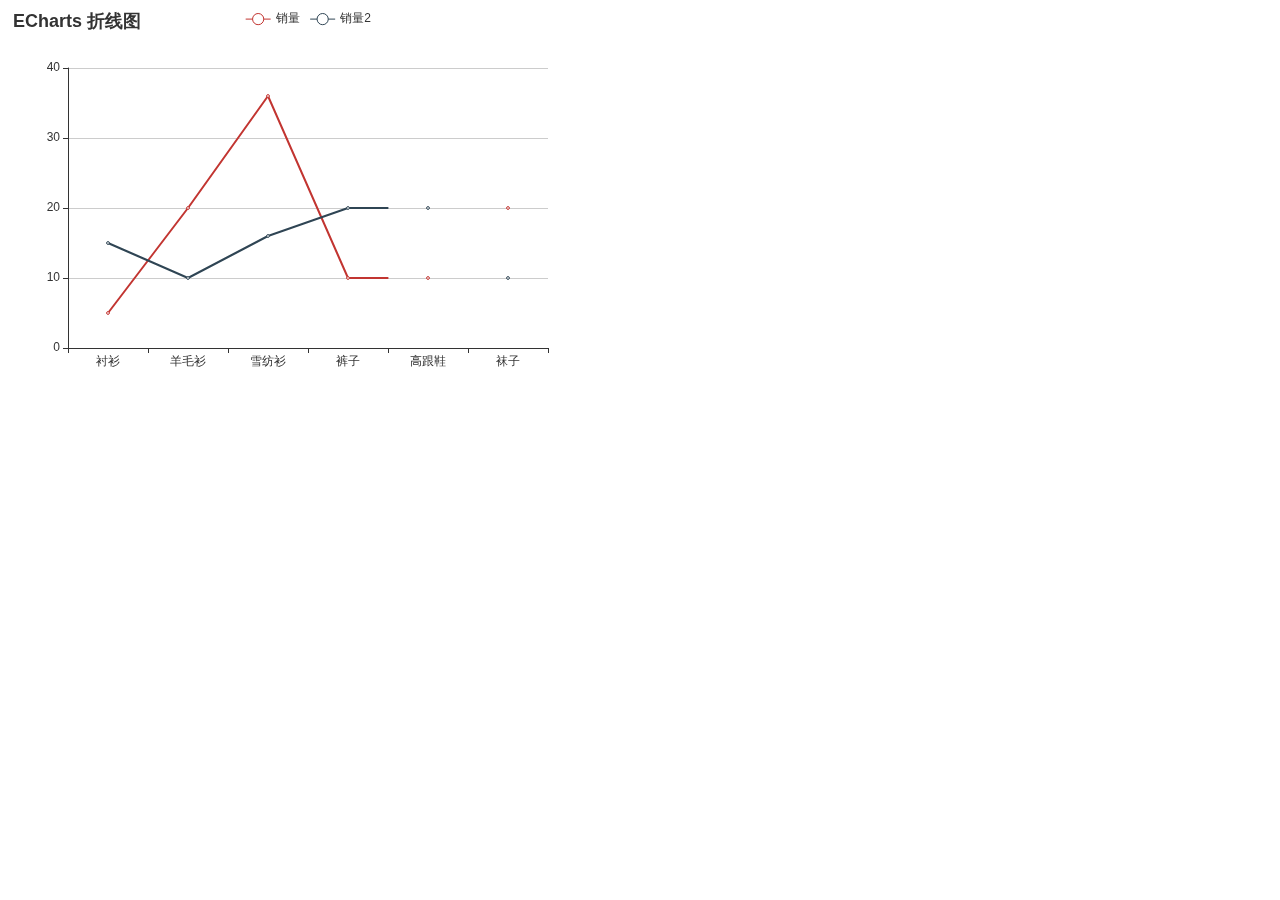
<file: ECharts/echarts_01.html>
<!DOCTYPE html>
<html>
    <head>
        <meta charset="utf-8">
        <title></title>
        <script src="echarts.js"></script>
    </head>
    <body>
        <div id="main" style="width:600px; height:400px;"></div>
        <script>
            var myChart = echarts.init(document.getElementById('main'));

            var option = {
                title:{
                    text:'ECharts 折线图'
                },
                tooltip: {},
                legend: {
                    data:['销量','销量2']
                },
                xAxis:{
                    data:['衬衫','羊毛衫','雪纺衫','裤子','高跟鞋','袜子']
                },
                yAxis:{},
                series:[{
                    name:'销量',
                    type:'line',
                    data:[5,20,36,10,10,20]
                },
                {
                    name:'销量2',
                    type:'line',
                    data:[15,10,16,20,20,10]
                }]

            };

            myChart.setOption(option);
        </script>
    </body>
</html>
</file>
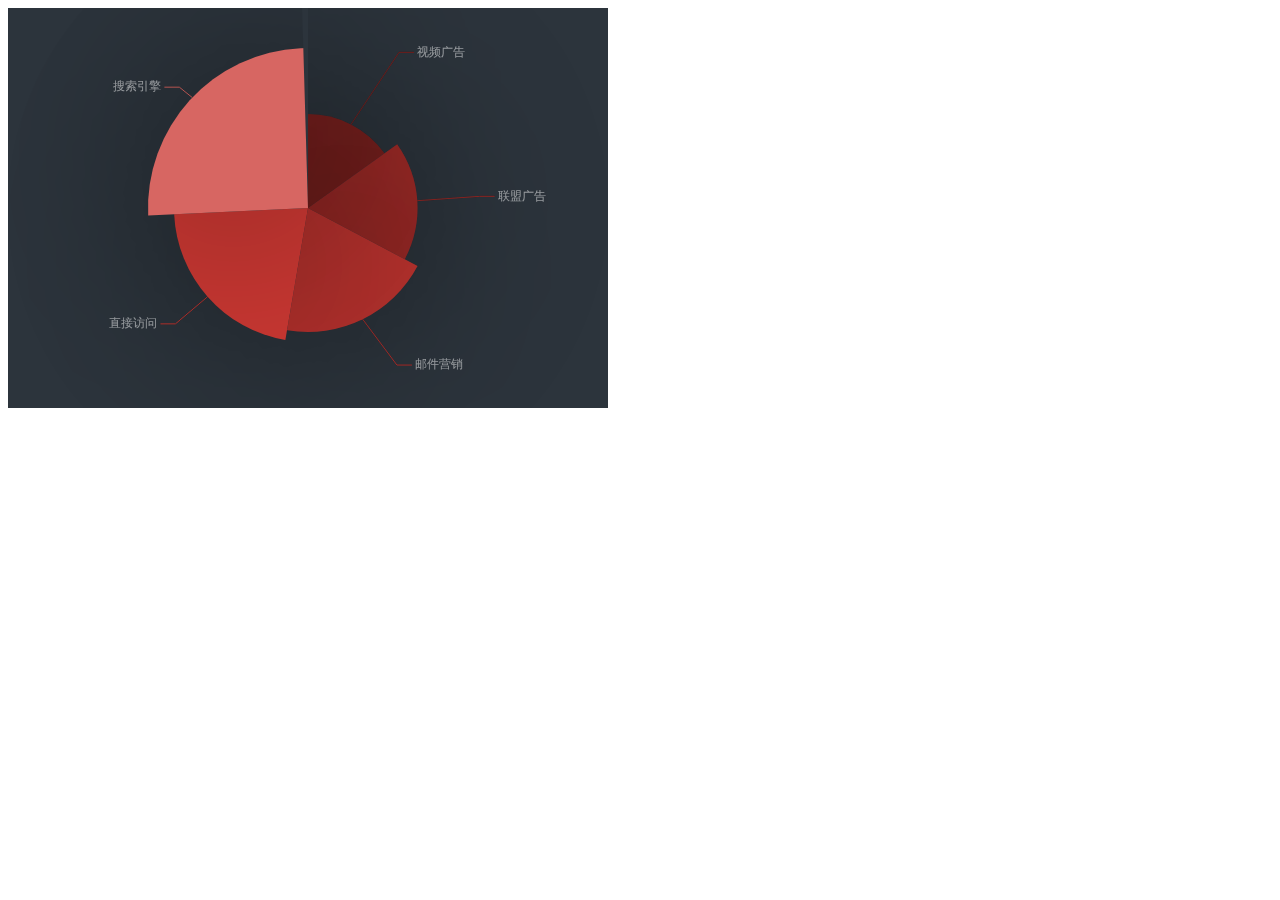
<file: ECharts/echarts_02.html>
<!DOCTYPE html>
<html>
    <head>
        <meta charset="utf-8">
        <title></title>
        <script src="echarts.js"></script>
    </head>
    <body>
        <div id="main" style="width: 600px; height: 400px;"></div>
        <script>
            //基于准备好的DOM初始化echarts实例
            var myChart = echarts.init(document.getElementById('main'));
            //指定图表配置项和数据
            var option = {
                //通用样式
                itemStyle:{
                    //正常效果
                    normal:{
                        color: '#c23531',
                        shadowBlur: 200,
                        shadowOffsetX: 0,
                        shadowOffsetY: 0,
                        shadowColor:'rgba(0,0,0,0.5)'
                    },
                    //鼠标hover效果
                    emphasis:{
                        shadowBlur: 200,
                        shadowColor:'rgba(0,0,0,0.5)'
                    }
                },
                backgroundColor: '#2c343c',
                textStyle:{
                    color: 'rgba(255,255,255,0.5)'
                },
                visualMap:{
                    show: false,
                    min: 80,
                    max: 600,
                    inRange: {colorLightness: [0,1]}
                },
                series: [{
                    name:'访问来源',
                    type: 'pie',
                    radius: ['0%','80%'], //内半径&外半径
                    roseType: 'angle', //图表显示成南丁格尔图
                    data: [
                        {value: 235, name:'视频广告'},
                        {value: 274, name:'联盟广告'},
                        {value: 310, name:'邮件营销'},
                        {value: 335, name:'直接访问'},
                        {value: 400, name:'搜索引擎'}
                    ]
                }]
            }
            myChart.setOption(option);
        </script>
    </body>
</html>
</file>
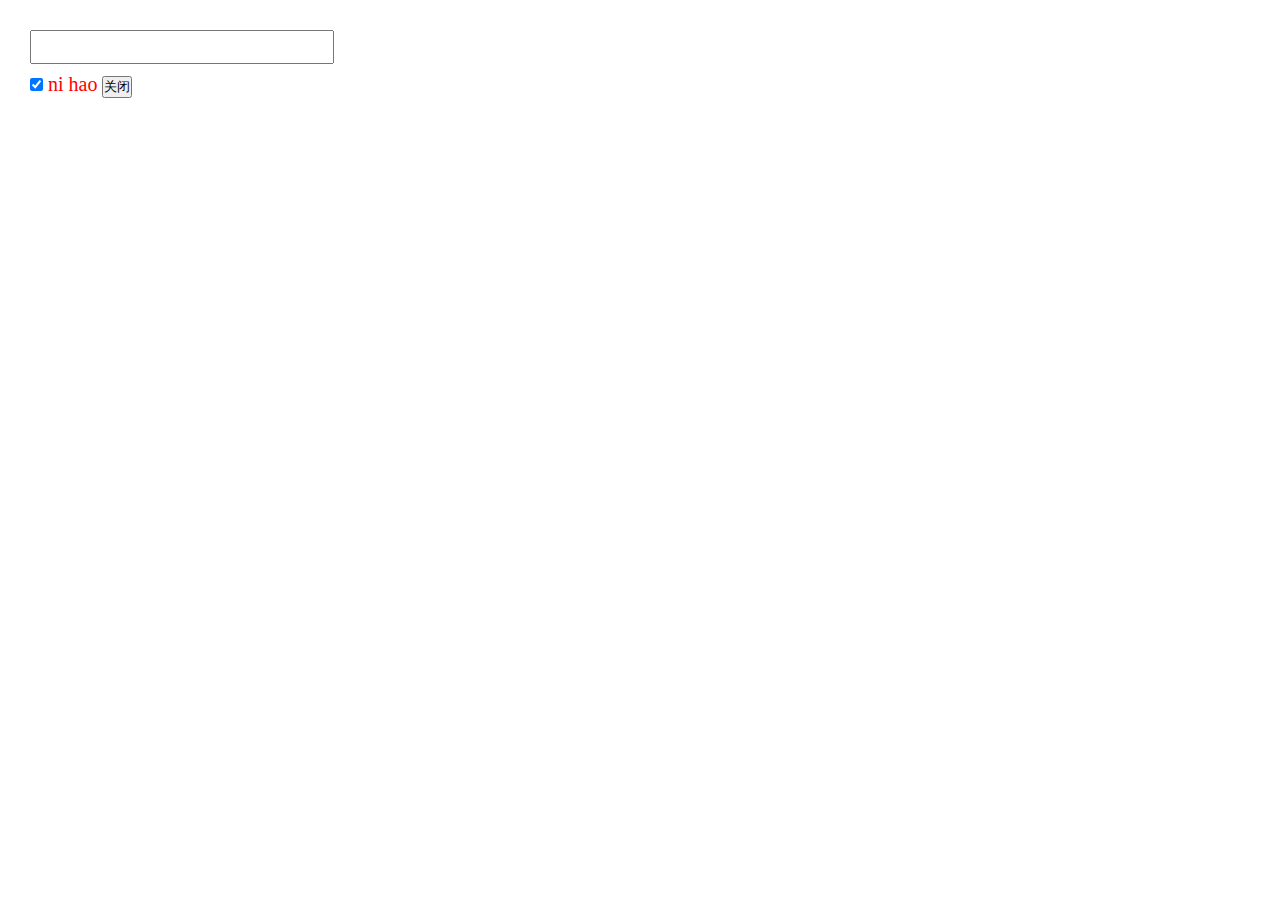
<file: vue/demo_02.html>
<!DOCTYPE html>
<html>
    <head>
        <meta charset="utf-8">
        <title></title>
        <style>
            *{
                padding: 0;
                margin: 0;
            }
            .red{
                color: red;
            }
            #app{
                width: 300px;
                padding:30px;
            }
            .text{
                width:300px;
                height: 30px;
            }
            li{
                list-style: none;
                width: 300px;
                height: 40px;
                line-height: 40px;
                font-size: 20px;

            }
        </style>
        <script src="./vue.js"></script>
    </head>
    <body>
        <div id="app">
            <input class="text" type="text" v-on:keydown.enter="addItem" v-model="todo"/>
            <p v-show="!list.length">还没有输入任何内容</p>
            <ul>
                <li v-for="item in list" v-bind:class="{red:item.isChecked}">
                    <input type="checkbox" v-model="item.isChecked"/>
                    {{item.text}}
                    <input type="button" value="关闭" v-on:click="deleteItem(item)"/>
                </li>
            </ul>
        </div>
        <script>

            let list = [{text:'ni hao',isChecked:true}];

            new Vue({
                el:'#app',
                data:{
                    list:list,
                    todo:''
                },
                methods:{
                    addItem:function(ev){
                        this.list.push({text:this.todo,isChecked:false})
                        this.todo = ''
                    },
                    deleteItem(e){
                        var index = this.list.indexOf(e)
                        this.list.splice(index,1)
                    }
                }
            });

        </script>
    </body>
</html>
</file>
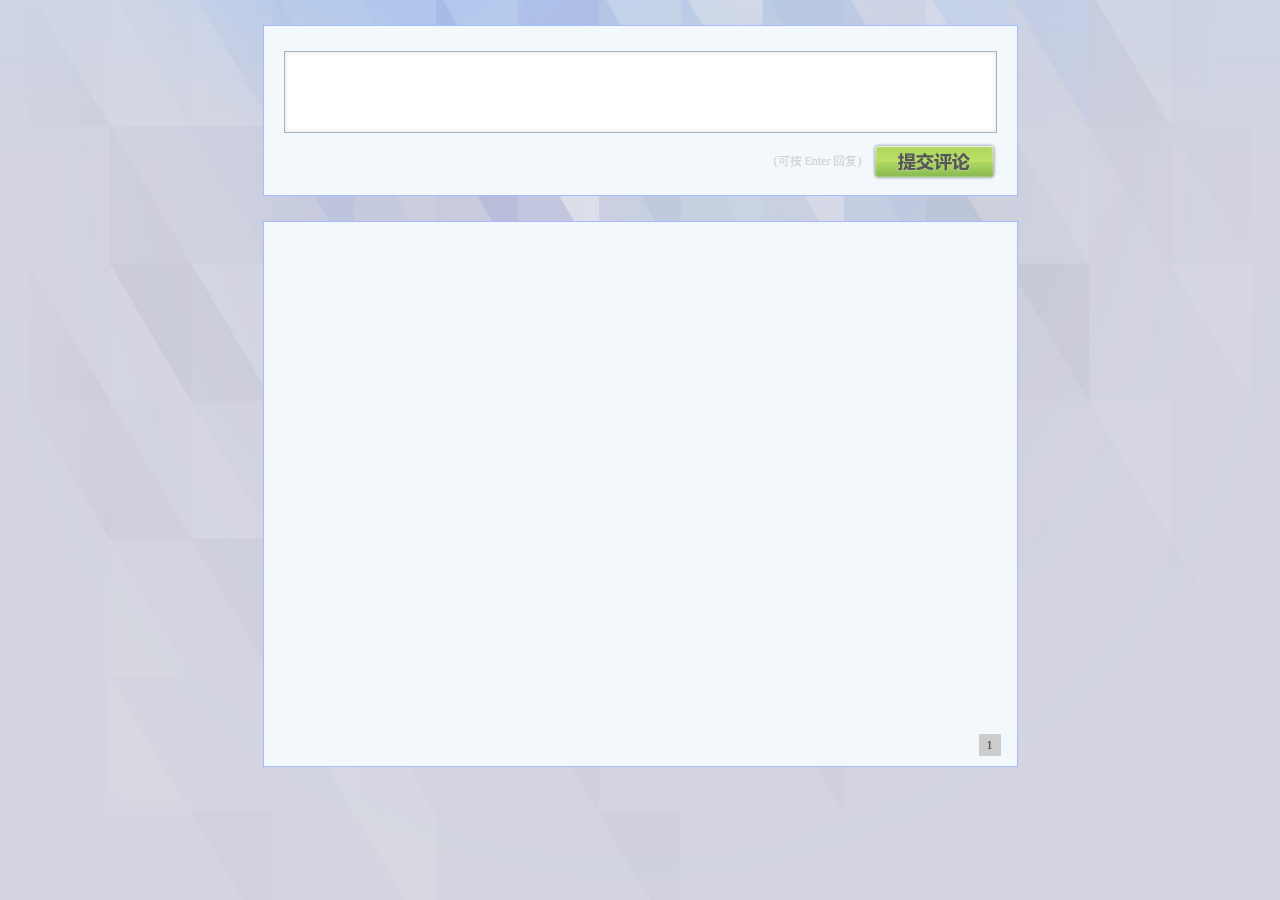
<file: weibo/index1.html>
﻿<!doctype html>
<html>
<head>
<meta charset="utf-8">
<title></title>
<link href="style/weibo.css" rel="stylesheet" type="text/css" />
<script src="js/jquery-3.1.1.js"></script>

</head>
<body>
<div class="nArea">
<!--留言-->
     <div class="takeComment">
        <textarea name="textarea" class="takeTextField" id="tijiaoText"></textarea>
        <div class="takeSbmComment">
            <input type="button" id="btn1" class="inputs" value="" />
            <span>(可按 Enter 回复)</span>
        </div>
    </div>
<!--已留-->
    <div class="commentOn">
        <div class="messList" id="div1" style="height:502px">
        	<!--<div class="reply">
                <p class="replyContent">卫士，新款卫士将推出总共14种车身式样。其中， XS旅行款车型售价为32295英镑(约33.6万元)。</p>
                <p class="operation">
                    <span class="replyTime">2018-09-08 16:37:60</span>
                    <span class="handle">
                    	<a href="javascript:;" class="top">0</a>
                      <a href="javascript:;" class="down_icon">0</a>
                      <a href="javascript:;" class="cut">删除</a>
                    </span>
                </p>
            </div>-->
        </div>
        <div class="page" id="page">
        	<a href="javascript:;" class="active">1</a>
        </div>
    </div>
</div>
</body>
<script src="js/build.js"></script>
</html>
</file>
<file: suning/css/layout.css>
a {
  text-decoration: none;
  /*清除点击链接和文本框对象时默认的灰色半透明覆盖层(iOS)或者虚框(Android)*/
  -webkit-tap-highlight-color: rgba(0, 0, 0, 0);
}
input {
  -webkit-tap-highlight-color: transparent;
  -webkit-appearance: none;
  /*消除输入框和按钮的原生外观，在iOS上加上这个属性才能给按钮和输入框自定义样式*/
}
html {
  height: 100%;
  overflow: hidden;
}
body {
  height: 100%;
  overflow: auto;
}
header {
  height: 1.875rem;
  width: 100%;
  background-color: #fabc09;
  box-sizing: border-box;
  border-bottom: 0.025rem solid #facd00;
  position: absolute;
  left: 0;
  top: 0;
  z-index: 2;
}
header .left {
  height: 1.875rem;
  width: 1.95rem;
  background: url(../images/header_bd01.jpg) no-repeat 0.55rem 0.25rem;
  background-size: 0.825rem 1.35rem;
}
header .right {
  height: 1.875rem;
  width: 2.025rem;
  background: url(../images/header_bd02.jpg) no-repeat 0.375rem 0.175rem;
  background-size: 1.275rem 1.425rem;
}
header form {
  width: 12.025rem;
  height: 1.25rem;
  background-color: #d5dba9;
  margin-top: 0.35rem;
  border-radius: 0.2rem;
}
header form .btn {
  width: 1.275rem;
  height: 1.25rem;
  background: url(../images/form_bg.jpg) no-repeat 0.4rem 0.25rem;
  background-size: 0.55rem 0.625rem;
  border-radius: 0.2rem;
}
header form .search {
  width: 10.75rem;
  height: 1.25rem;
  background-color: #d5dba9;
  font-size: 0.5rem;
  font-family: "Microsoft YaHei";
  color: #a09fa9;
  line-height: 1.25rem;
  border-radius: 0.2rem;
  box-shadow: none;
  text-shadow: none;
}
.banner01 img {
  display: block;
  width: 100%;
  height: 6.8rem;
  margin-top: 1.875rem;
}
.banner02 img {
  display: block;
  width: 100%;
  height: 4.25rem;
}
.nav_01 {
  background-color: #cce3d1;
  border-top: 0.025rem solid #acd3b3;
  border-bottom: 0.05rem solid #bbdac0;
}
.nav_01 a {
  width: 20%;
  height: 3.325rem;
}
.nav_01 a img {
  display: block;
  width: 1.7rem;
  height: 1.725rem;
  margin: 0 auto;
  margin-top: 0.5rem;
}
.nav_01 a span {
  display: block;
  font-size: 0.5rem;
  font-family: "Microsoft YaHei";
  color: #72747a;
  line-height: 1.1rem;
  text-align: center;
  width: 100%;
}
.news {
  height: 2.2rem;
  background-color: #cce3d1;
}
.news h2 {
  height: 2.2rem;
  width: 3.1rem;
  text-indent: -249.975rem;
  background: url(../images/news_01.jpg) no-repeat 0 0.55rem;
  background-size: 3.1rem 1.025rem;
}
.news span {
  height: 0.825rem;
  width: 0.025rem;
  background-color: #97c1a0;
  margin-top: 0.675rem;
  margin-left: 0.375rem;
  margin-right: 0.775rem;
}
.news div {
  box-sizing: border-box;
  padding-top: 0.375rem;
  width: 11.725rem;
  height: 2.2rem;
}
.news div p a {
  width: 11.275rem;
  font-size: 0.5rem;
  font-family: "Microsoft YaHei";
  color: #0a0409;
  line-height: 0.65rem;
}
.news div p i {
  width: 0.175rem;
  height: 0.175rem;
  background-color: #ffc001;
  border-radius: 100%;
  margin-right: 0.25rem;
  margin-top: 0.3rem;
}
.news div p .gray {
  color: #8d888c;
}
section.pic_01 {
  padding-top: 0.45rem;
  padding-bottom: 0.425rem;
  background-color: #bbd0b8;
  border-bottom: 0.325rem solid #ccd8c8;
}
section.pic_01 .top a:nth-child(1) img {
  width: 7.95rem;
  height: 6.175rem;
}
section.pic_01 .top a:nth-child(2) img {
  width: 7.95rem;
  height: 3.075rem;
}
section.pic_01 .top a:nth-child(3) img {
  width: 7.95rem;
  height: 3.05rem;
}
section.pic_01 .bottom img {
  width: 3.95rem;
  height: 6.4rem;
}
section.pic_01 img {
  display: block;
}
section.pic_01 a {
  margin-right: 0.05rem;
  margin-bottom: 0.05rem;
}
article.sale {
  background-color: #cce3d1;
}
article.sale .title {
  padding-bottom: 0.35rem;
}
article.sale .title h2 {
  width: 2.95rem;
  height: 1rem;
  text-indent: -249.975rem;
  background: url(../images/sale_bg.jpg);
  background-size: 2.95rem 1rem;
  margin-left: 0.375rem;
}
article.sale .title .time {
  padding-top: 0.375rem;
}
article.sale .title .time span:nth-child(1) {
  font-size: 0.45rem;
  font-family: "Microsoft YaHei";
  color: #ff3336;
  width: 1.75rem;
  line-height: 0.6rem;
  text-align: right;
}
article.sale .title .time span:nth-child(2),
article.sale .title .time span:nth-child(4),
article.sale .title .time span:nth-child(6) {
  box-sizing: border-box;
  width: 0.6rem;
  height: 0.6rem;
  border: 0.025rem solid #809474;
  font-size: 0.4rem;
  font-family: "Microsoft YaHei";
  color: #272526;
  line-height: 0.55rem;
  margin-left: 0.2rem;
  text-align: center;
}
article.sale .title .time span:nth-child(3),
article.sale .title .time span:nth-child(5) {
  font-size: 0.4rem;
  font-family: "Microsoft YaHei";
  color: #272526;
  line-height: 0.6rem;
  margin-left: 0.2rem;
}
article.sale .title .time span:nth-child(6) {
  border-color: #f94d4c;
  color: #f94d4c;
}
article.sale .title .icon {
  padding-right: 0.4rem;
  margin-right: 0.4rem;
  background: url(../images/sale_icon_bg.jpg) no-repeat right 0.375rem;
  background-size: 0.325rem 0.6rem;
}
article.sale .title .icon a {
  width: 2.6rem;
  height: 0.725rem;
  background-color: #ffc001;
  border-radius: 0.4rem;
  font-size: 0.4rem;
  font-family: "Microsoft YaHei";
  color: #2d6228;
  text-align: center;
  line-height: 0.725rem;
  margin-top: 0.275rem;
}
article.sale .huadong {
  padding-bottom: 0.5rem;
}
article.sale .huadong dl:first-child {
  margin-left: 0.45rem;
}
article.sale .huadong dl {
  margin-right: 0.3rem;
}
article.sale .huadong dl img {
  display: block;
  width: 4.65rem;
  height: 3.5rem;
}
article.sale .huadong dl dd {
  background-color: #ddd;
  position: relative;
}
article.sale .huadong dl dd a,
article.sale .huadong dl dd span {
  display: block;
}
article.sale .huadong dl dd span:nth-child(1) {
  margin-left: 0.5rem;
  font-size: 0.45rem;
  font-family: "Microsoft YaHei";
  color: #dd0000;
  line-height: 0.8rem;
}
article.sale .huadong dl dd span:nth-child(2) {
  margin-left: 0.5rem;
  font-size: 0.35rem;
  font-family: "Microsoft YaHei";
  text-decoration: line-through;
  color: #8f8f8f;
  line-height: 0.55rem;
}
article.sale .huadong dl dd span:nth-child(3) {
  width: 1.525rem;
  height: 1.6rem;
  background: url(../images/xiazai.png) no-repeat;
  background-size: 1.525rem 1.6rem;
  font-size: 0.4rem;
  font-family: "Microsoft YaHei";
  color: #fff;
  line-height: 1.15rem;
  position: absolute;
  top: -0.1rem;
  right: 0.075rem;
  z-index: 0;
}
article.sale .huadong dl dd span:nth-child(3) em {
  font-size: 0.5rem;
  line-height: 1rem;
  margin-left: 0.2rem;
}
article.sale .banner {
  padding-bottom: 0.475rem;
}
article.sale .banner a {
  margin-right: 0.05rem;
}
article.sale .banner a img {
  display: block;
  width: 7.95rem;
  height: 6.4rem;
}
.floor {
  background-color: #b8d9be;
  padding-bottom: 0.475rem;
}
.floor .title {
  display: block;
  width: 16rem;
  background-color: #fff;
  font-size: 0.6rem;
  font-family: "Microsoft YaHei";
  color: #fe1c3d;
  line-height: 1.25rem;
  text-align: center;
}
.floor .banner_bot {
  margin-top: 0.475rem;
  margin-bottom: 0.475rem;
}
.floor .banner_bot img {
  display: block;
  width: 16rem;
  height: 4.275rem;
}
.floor .djh .left {
  margin-top: 0.05rem;
  margin-right: 0.05rem;
}
.floor .djh .left img {
  display: block;
  width: 7.95rem;
  height: 8.55rem;
}
.floor .djh .right .top {
  margin-top: 0.05rem;
}
.floor .djh .right .top img {
  display: block;
  width: 7.95rem;
  height: 3.05rem;
}
.floor .djh .right .bottom {
  margin-top: 0.05rem;
}
.floor .djh .right .bottom a {
  margin-right: 0.05rem;
}
.floor .djh .right .bottom img {
  display: block;
  width: 3.95rem;
  height: 5.4rem;
}
.floor .tshh .title {
  color: #61c728;
}
.floor .tshh img {
  display: block;
}
.floor .tshh a {
  margin-top: 0.05rem;
  margin-right: 0.05rem;
}
.floor .tshh .bottom .left {
  width: 50%;
}
.floor .tshh .bottom .left img {
  width: 7.95rem;
  height: 3.075rem;
}
.floor .tshh .bottom .left a:nth-child(1) img {
  height: 3.05rem;
}
.floor .tshh .bottom .right {
  width: 50%;
}
.floor .tshh .bottom .right img {
  width: 7.95rem;
  height: 3.075rem;
}
.floor .tshh .bottom .right a:nth-child(1) img {
  height: 3.05rem;
}
.floor .tshh .top .left {
  width: 8rem;
}
.floor .tshh .top .left img {
  width: 7.95rem;
  height: 6.175rem;
}
.floor .tshh .top .right {
  width: 8rem;
}
.floor .tshh .top .right a:nth-child(1) img {
  width: 7.95rem;
  height: 3.05rem;
}
.floor .tshh .top .right a:nth-child(2) img {
  width: 7.95rem;
  height: 3.075rem;
}
.floor .rmsc a {
  margin-top: 0.05rem;
  margin-right: 0.05rem;
}
.floor .rmsc img {
  display: block;
}
.floor .rmsc .title {
  color: #2cd3e1;
}
.floor .rmsc .top img {
  width: 7.95rem;
  height: 6.4rem;
}
.floor .rmsc .bottom img {
  width: 5.25rem;
  height: 5.5rem;
}
.floor .rmsc .bottom a:nth-last-child(1),
.floor .rmsc .bottom a:nth-last-child(2),
.floor .rmsc .bottom a:nth-last-child(3) {
  margin-top: 0.1rem;
}
.floor .rmsc .bottom a:nth-last-child(1) img,
.floor .rmsc .bottom a:nth-last-child(2) img,
.floor .rmsc .bottom a:nth-last-child(3) img {
  width: 5.275rem;
  height: 5.125rem;
}
.floor .pphc .title {
  color: #5e3efa;
  margin-top: 0.475rem;
}
.floor .pphc a {
  margin-top: 0.05rem;
  margin-right: 0.05rem;
}
.floor .pphc img {
  display: block;
}
.floor .pphc div img {
  width: 3.95rem;
  heigth: 6.175rem;
}
.floor .pphc div a:nth-child(1) img {
  width: 7.95rem;
  height: 6.175rem;
}
.floor .snjr .title {
  color: #0377fc;
  margin-top: 0.475rem;
}
.floor .snjr a {
  margin-top: 0.05rem;
  margin-right: 0.05rem;
}
.floor .snjr img {
  display: block;
}
.floor .snjr .left {
  width: 50%;
}
.floor .snjr .left img {
  width: 7.95rem;
}
.floor .snjr .right {
  width: 50%;
}
.floor .snjr .right img {
  width: 7.95rem;
  heigth: 3.075rem;
}
.floor .hdtj {
  margin-top: 0.475rem;
}
.floor .hdtj .title {
  color: #924a1b;
  margin-bottom: 0.05rem;
}
.floor .hdtj .top {
  background-color: #cce3d1;
}
.floor .hdtj .top dl {
  width: 50%;
  height: 2.7rem;
}
.floor .hdtj .top dl dt {
  box-sizing: border-box;
  width: 2.45rem;
}
.floor .hdtj .top dl dt img {
  width: 1.7rem;
  height: 1.7rem;
  display: block;
  padding-top: 0.475rem;
  padding-left: 0.35rem;
  padding-right: 0.4rem;
  padding-bottom: 0.525rem;
}
.floor .hdtj .top dl dd {
  height: 100%;
  box-sizing: border-box;
  width: 5.55rem;
}
.floor .hdtj .top dl dd a:nth-child(1) {
  width: 100%;
  font-size: 0.6rem;
  font-family: "Microsoft YaHei";
  color: #201e20;
  line-height: 0.95rem;
  padding-top: 0.35rem;
}
.floor .hdtj .top dl dd a:nth-child(2) {
  width: 100%;
  font-size: 0.5rem;
  font-family: "Microsoft YaHei";
  color: #959395;
  line-height: 0.8rem;
}
.floor .hdtj .bottom {
  background-color: #cce3d1;
}
.floor .hdtj .bottom .left {
  padding-left: 0.35rem;
  box-sizing: border-box;
  width: 50%;
  height: 4.9rem;
}
.floor .hdtj .bottom .left .big {
  border: 0.05rem solid #a4c2a1;
  margin-right: 0.05rem;
}
.floor .hdtj .bottom .left .big img {
  width: 4.8rem;
  heigth: 4.8rem;
  display: block;
}
.floor .hdtj .bottom .left .small {
  width: 2.4rem;
}
.floor .hdtj .bottom .left .small a {
  border: 0.05rem solid #a4c2a1;
}
.floor .hdtj .bottom .left .small img {
  display: block;
  width: 2.3rem;
  height: 2.3rem;
  margin-top: 0.1rem;
}
.floor .hdtj .bottom .left .small a:first-child img {
  margin-top: 0;
}
.floor .hdtj .bottom .right {
  padding-left: 0.175rem;
  box-sizing: border-box;
  width: 50%;
  height: 4.9rem;
}
.floor .hdtj .bottom .right .big {
  border: 0.05rem solid #a4c2a1;
  margin-right: 0.05rem;
}
.floor .hdtj .bottom .right .big img {
  width: 4.8rem;
  heigth: 4.8rem;
  display: block;
}
.floor .hdtj .bottom .right .small {
  width: 2.4rem;
}
.floor .hdtj .bottom .right .small a {
  border: 0.05rem solid #a4c2a1;
}
.floor .hdtj .bottom .right .small img {
  display: block;
  width: 2.3rem;
  height: 2.3rem;
  margin-top: 0.1rem;
}
.floor .hdtj .bottom .right .small a:first-child img {
  margin-top: 0;
}
.floor .hdtj .dotted {
  height: 1.225rem;
  background-color: #cce3d1;
  position: relative;
}
.floor .hdtj .dotted p {
  width: 1.05rem;
  position: absolute;
  left: 0;
  top: 0;
  right: 0;
  bottom: 0;
  margin: auto;
}
.floor .hdtj .dotted p a {
  width: 0.25rem;
  height: 0.25rem;
  background-color: #9ec5a6;
  border-radius: 100%;
  margin-left: 0.15rem;
  margin-top: 0.5rem;
}
.floor .hdtj .dotted p a:first-child {
  background-color: #ffc001;
  margin-left: 0;
}
.floor .cnxh {
  background-color: #b8d9be;
}
.floor .cnxh .title_2 {
  padding-left: 0.45rem;
  padding-right: 0.45rem;
}
.floor .cnxh .title_2 fieldset {
  border: none;
  border-top: 0.025rem solid #9fbc9c;
}
.floor .cnxh .title_2 legend {
  border: 0;
  margin-left: 5.25rem;
  font-size: 0.7rem;
  font-family: "Microsoft YaHei";
  color: #3f6b29;
  line-height: 1.925rem;
  -webkit-padding-start: 1.35rem;
  -webkit-padding-end: 0.4rem;
  background: url(../images/legend_bg.jpg) no-repeat 0.375rem 0.6rem;
  background-size: 0.85rem 0.85rem;
}
.floor .cnxh .content {
  padding-left: 0.4rem;
}
.floor .cnxh .content dl {
  margin-right: 0.4rem;
  margin-bottom: 0.4rem;
  width: 7.4rem;
  height: 10.35rem;
}
.floor .cnxh .content dl dt img {
  display: block;
  width: 7.4rem;
  height: 7.4rem;
}
.floor .cnxh .content dl dd {
  height: 2.95rem;
  background-color: rgba(255, 255, 255, 0.3);
}
.floor .cnxh .content dl dd span:nth-child(1) {
  display: block;
  padding-left: 0.1rem;
  padding-right: 0.1rem;
  font-size: 0.55rem;
  line-height: 0.8rem;
  font-family: "Microsoft YaHei";
  color: #2c2b2c;
  margin-top: 0.1rem;
}
.floor .cnxh .content dl dd span:nth-child(2) {
  font-size: 0.55rem;
  font-family: "Microsoft YaHei";
  color: #e21d1e;
  line-height: 0.85rem;
}
.floor .download a {
  height: 3.25rem;
  display: block;
  background-color: #fe6155;
  width: 16rem;
  position: relative;
}
.floor .download a img {
  width: 1.7rem;
  height: 1.7rem;
  margin-left: 1.3rem;
  margin-top: 0.8rem;
  margin-right: 0.55rem;
}
.floor .download a span:nth-child(2) {
  font-size: 0.675rem;
  font-weight: bold;
  font-family: "Microsoft YaHei";
  color: #fff;
  line-height: 0.675rem;
  margin-top: 0.95rem;
}
.floor .download a span:nth-child(3) {
  font-size: 0.6rem;
  font-family: "Microsoft YaHei";
  color: #fff;
  line-height: 0.6rem;
  position: absolute;
  left: 3.55rem;
  top: 1.8rem;
}
.floor .download a span:nth-child(4) {
  box-sizing: border-box;
  position: absolute;
  top: 1.05rem;
  right: 1.1rem;
  width: 4.15rem;
  height: 1.25rem;
  border: 0.025rem solid #ffffff;
  border-radius: 0.25rem;
  font-size: 0.7rem;
  font-family: "Microsoft YaHei";
  font-weight: bold;
  line-height: 1.25rem;
  color: #fff;
  padding-left: 1.05rem;
  background: url(../images/down_banner_02.jpg) no-repeat 0.25rem 0.175rem;
  background-size: 0.475rem 0.8rem;
}
footer {
  height: 4.625rem;
  background-color: #cbe3d1;
}
footer .title_3 a {
  width: 20%;
  font-size: 0.55rem;
  font-family: "Microsoft YaHei";
  color: #000;
  line-height: 1.9rem;
  text-align: center;
}
footer .txt {
  font-size: 0.5rem;
  font-family: "Microsoft YaHei";
  color: #888688;
  line-height: 1.4rem;
  text-align: center;
}
</file>
<file: uehtml/css/ue.css>
/*重置样式*/
body,p,ul,ol,li,dl,dt,dd,h1,h2,h3,h4,h5,h6{
	padding: 0;
	margin: 0;
}
h1,h2,h3,h4,h5,h6{
	font-weight:normal;
}
a{
	text-decoration:none;
}
ul li {
	list-style: none;
}
em{
	font-style:normal;
}
b{
	font-weight:normal;
}
/*浮动+清除*/
img{
	border:none;
	float:left;
}
.fl{
	float:left
}
.fr{
	float:right;
}
.clearfix:after{
	content:"";
	display:block;
	clear:both;
	height:0;
	overflow:hidden;
	visibility:hidden;
}
/*页面布局*/
html,body {
	font: 12px Arial, "微软雅黑";
	color: #929292;
	width: 100%;
	height: 100%;
	background-color:#f1f1f1;
}
.header{
	position:fixed;
	width:100%;
	height:50px;
	background-color:#323436;
}
.header .logo{
	margin-left:62px;
	float:left;
}
.header .nav a{
	line-height: 50px;
	float:left;
    color: #8C8C8C;
    font-size: 14px;
    padding-left:40px;
}
.header .nav :last-child{
	padding-right: 18px;
	background:url(../images/sj-icon.png) no-repeat 78px 22px;
}
.header .hrnav{
	margin-right:61px;
	margin-top:10px;
}
.header .hrnav a{
	float:left;
}
.header .hrnav :nth-child(1){
	width:50px;
	height:32px;
	background:url(../images/yy-rnso.png) no-repeat 0 2px;
}
.header .hrnav :nth-child(2){
	width:70px;
	height:32px;
	background-color:#505050;
	font:14px;
	color:#acacac;
	line-height:32px;
	text-align:center;
}
.header .hrnav :nth-child(3){
	width:70px;
	height:32px;
	color:#fff;
	background-color:#6bc30d;
	font:14px;
	line-height:32px;
	text-align:center;
}
.banner{
	padding-top:50px;
	height:200px;
	background:url(../images/banner.jpg) 0 50px;
}
.banner .time{
	color: #00ffea;
    font-size: 38px;
    line-height:40px;
    margin-top:40px;
    font-family:"微软雅黑";
    font-weight:lighter;
    text-align:center;
    display:flex;
	align-items:center;
	justify-content:center;
}
.banner .time div{
	width:107px;
	float:left;
	border-right:1px solid #385b72;
}
.banner .time div:last-child{
	border:none;
}
.banner .time span{
	font:12px "微软雅黑";
	color:#729cb7;
}
.banner .txt{
	display:flex;
	align-items:center;
	justify-content:center;
	font-size:13px;
	color: #729cb7;
	margin-top:10px;
}
.banner .btn{
	display:flex;
	align-items:center;
	justify-content:center;
}
.banner .btn a{
	width:240px;
	height:30px;
	background-color:#ff8a00;
	font-size:14px;
	color:#fff;
	line-height:30px;
	text-align:center;
	margin-top:21px;
}
.menu{
	background-color:#f7f8f8;
	padding:10px 0;
}
.menu .select{
	width:126px;
	height:40px;
	color:#535353;
	text-align:center;
	line-height:40px;
	background:#edeeee url(../images/sj-icon.png) no-repeat 80px 17px;
	box-shadow:inset 1px 1px 2px #d7d8d8;
	margin-left:62px;
}
.menu_nav a{
	color:#535353;
	line-height:40px;
	text-align:center;
}
.menu_nav :nth-child(1){
	width:126px;
	background: url(../images/zxtj-icon.png) no-repeat 19px 12px,
				url(../images/sj-icon.png) no-repeat right 18px top 17px;
}
.menu_nav :nth-child(2){
	width:100px;
	background: url(../images/color-icon.png) no-repeat 20px 11px,
				url(../images/sj-icon.png) no-repeat right 16px top 17px;
}
.menu_nav :nth-child(3){
	width:126px;
	background: url(../images/peple-icon.png) no-repeat 27px 13px,
				url(../images/sj-icon.png) no-repeat right 20px top 17px;
}
.menu .sonews{
	width:592px;
	margin-left:34px;
	line-height:40px;
}
.menu .sonews :nth-child(1){
	width:12px;
	height:40px;
	background:url(../images/laba-icon.png) no-repeat 0 12px;
}
.menu .sonews p{
	color:#1f8902;
	line-height:40px;
	width:230px;
	white-space:nowrap;
	overflow:hidden;
	text-overflow:ellipsis;
	margin-left:22px;
	margin-right:12px;
}
.menu .sonews p em{
	color:#929292;
}
.menu .sonews b{
	width:7px;
	height:40px;
	background:url(../images/fanye-icon.png) no-repeat 0 12px;
}
.main_bd{
	width:1780px;
	margin:0 auto;
}
.main{
	width:100%;
	height: 1218px;
	display:flex;
	justify-content:space-between;
	flex-wrap:wrap;
	align-content:space-between;
	/*padding:50px 61px 46px 62px;*/
	padding:50px 0 46px 0;
	background-color:#f1f1f1;
}
.main img,.main a{
	display:block;
}
.main dl dt a{
	width:280px;
	height:180px;
}
.main div{
	box-shadow:0 1px 2px #e2e2e2;
}
.main dl{
	width:280px;
	height:270px;
	box-shadow:0 1px 2px #e2e2e2;
}
.main dl dd .top{
	line-height:14px;
	padding-top:15px;
	padding-bottom:16px;
	color:#bfbfbf;
	background-color:#fff;
	border-bottom:1px solid #f2f2f2;
	padding-left:20px;
}
.main dl dd .top :nth-child(1){
	padding-left:25px;
	width:43px;
	background:url(../images/eye-icon.png) no-repeat;
}
.main dl dd .top :nth-child(2){
	padding-left:26px;
	width:21px;
	background:url(../images/dhk-icon.png) no-repeat;
}
.main dl dd .top :nth-child(3){
	padding-left:25px;
	width:30px;
	background:url(../images/heart-icon.png) no-repeat;
}
.main dd .bottom{
	padding-top:11px;
	padding-bottom:9px;
	line-height:24px;
	color:#c0c0c0;
	background:#fff url(../images/mo.png) no-repeat right 20px top 14px;
}
.main dd .bottom img{
	margin-left:20px;
	margin-right:18px;
}
.main dd .bottom :nth-child(2){
	width:50px;
	white-space:nowrap;
	overflow:hidden;
	text-overflow:ellipsis;
	margin-right:10px;
}
.nav_3{
	width:100%;
}
.nav_3 a{
	width:36px;
	height:36px;
	background-color:#ffffff;
	color: #a9a9a9;
    line-height: 36px;
    text-align: center;
    margin-right:5px;
}
.nav_3 :nth-child(1){
	background-color:#70ca10;
	color:#fff;
}
.nav_3 :nth-child(6){
	background-color:#f1f1f1;
}
.nav_3 :nth-child(8){
	background:#fff url(../images/next-icon.png) no-repeat 13px 8px;
}
.main_2{
	display:flex;
	justify-content: space-between;
	flex-wrap:wrap;
	align-content: space-around;
	height:300px;
	width:100%;
	padding-top:40px;
	padding-bottom:40px;
}
.main_2 .tj{
	width:580px;
	height:300px;
	background-color:#fff;
}
.main_2 .tj .title{
	line-height:60px;
}
.main_2 .tj h2{
	width:480px;
	font-size:20px;
	text-indent:18px;
	color:#6b6b6b;
	border-bottom:1px solid #f0f1f1;
}
.main_2 .tj .title a{
	width:99px;
	font-size:14px;
	color:#7e7e7e;
	text-align:center;
	border-left:1px solid #f0f1f1;
	border-bottom:1px solid #f0f1f1;
}
.main_2 .tj .left{
	width:270px;
	padding-left:20px;
	padding-top:20px;
}
.main_2 .tj img{
	display:block;
}
.main_2 .tj ul div{
	padding-left:20px;
}
.main_2 .tj ul div a{
	font-size:14px;
	display:block;
	color:#696969;
	line-height:24px;
}
.main_2 .tj div span{
	font-size: 12px;
    color: #aaaaaa;
    margin-top: 3px;
    margin-right:10px;
}
.main_2 .tj li{
	margin-bottom: 20px;
}
.main_2 .tj .right{
	width:290px;
	padding-top:20px;
}
.main_2 .uemo{
	width:580px;
	height:300px;
	background-color:#fff;
}
.main_2 .uemo .title{
	border-bottom:1px solid #f0f1f1;
}
.main_2 .uemo h2{
	font-size:20px;
	text-indent:18px;
	color:#6b6b6b;
	width:338px;
	line-height:60px;
}
.main_2 .uemo .pre{
	width:70px;
	height:60px;
	border-left:1px solid #f0f1f1;
	border-right:1px solid #f0f1f1;
	background:url(../images/pre.jpg) no-repeat 29px 18px;
}
.main_2 .uemo .next{
	width:70px;
	height:60px;
	border-right:1px solid #f0f1f1;
	background:url(../images/next.jpg) no-repeat 29px 18px;
}
.main_2 .uemo .more{
	width:99px;
	font-size:14px;
	color:#7e7e7e;
	text-align:center;
	line-height:60px;
}
.main_2 .uemo dl{
	padding:20px 0 39px 20px;
}
.main_2 .uemo dt img{
	display:block;
}
.main_2 .uemo dd{
	width:260px;
	padding-left:20px;
	padding-top:7px;
}
.main_2 .uemo dd :nth-child(1){
	font-size:18px;
	color:#515050;
	line-height:34px;
}
.main_2 .uemo dd :nth-child(2){
	font-size:12px;
	color:#b3b3b3;
	line-height:12px;
}
.main_2 .uemo dd :nth-child(3){
	font-size:12px;
	color:#b3b3b3;
	line-height:24px;
	padding-top:16px;
}
.main_2 .free{
	width:280px;
	height:300px;
	background-color:#fff;
}
.main_2 .free img,.main_2 .free a{
	display:block;
	width:280px;
	height:95px;
}
.main_2 .free p:nth-child(2){
	font-size:18px;
	color:#535353;
	padding-left:25px;
	line-height:72px;
}
.main_2 .free p:nth-child(3){
	font-size:12px;
	color:#939292;
	padding-left:25px;
	padding-right:30px;
	line-height:20px;
}

/*设计公司推荐*/
.main_3{
	width:100%;
	/*height:201px;*/
	margin-bottom:40px;
	background-color:#fff;
	display:flex;
	flex-wrap:wrap;
}
.main_3 .title_3{
	width:100%;
	height:60px;
	border-bottom:1px solid #f0f1f1;
}
.main_3 .bd{
	padding-top: 20px;
	padding-bottom:34px;
}
.main_3 h2{
	font-size:20px;
	text-indent:18px;
	color:#6b6b6b;
	line-height:60px;
}
.main_3 .title_3 p{
	font-size:14px;
	color:#888888;
	line-height:60px;
	text-align:center;
	border-left:1px solid #f0f1f1;
	width:210px;
}
.main_3 ul li{
	margin-left:20px;
}
.main_3 ul li a{
	width:125px;
	height:86px;
}
.main_3 ul li img{
	width:125px;
	height:60px;
}
.main_3 ul li span{
	display:block;
	font-size:13px;
	color:#5a5a5a;
	line-height:26px;
	text-align:center;
}
.main_3 ul li em{
	color:#ababab;
}

.footer{
	width:100%;
	background-color:#222324;
	height:100px;
	box-sizing:border-box;
	padding-top:18px;
}
.footer .main_4{
	width:1780px;
	margin:0 auto;
}
.footer .main_4 .left a{
	font-size:14px;
	line-height:24px;
	color:#cecece;
	margin-right:40px;
}
.footer .main_4 .left span{
	font-size:12px;
	line-height:24px;
	color:#8e8e8e;
	margin-right:20px;
}
.footer .main_4 .left img{
	display:block;
}
.footer .main_4 .left :nth-child(5){
	width:24px;
	height:24px;
}
.footer .main_4 .left .txt{
	line-height:18px;
	margin-top:20px;
}
.footer .main_4 .left .txt em{
	color:#63bf1d;
}
</file>
<file: uehtml/css/uemedia.css>
@media screen and (max-width:1880px){
	.main_bd,.footer .main_4{
		width:1180px;
	}
	.header .content{
		width:1180px;
		margin:0 auto;
	}
	.header .logo{
		margin:0;
	}
	.header .hrnav{
		margin-right:0;
	}
	.menu .content{
		width:1180px;
		margin:0 auto;
	}
	.menu .select{
		margin:0;
	}
	.main{
		height:1910px;
	}
	.main_2 .free{
		display:none;
	}
}
@media screen and (max-width:1250px){
	.main_bd,.footer .main_4{
		width:880px;
	}
	.header .content{
		width:880px;
		margin:0 auto;
	}
	.menu .content{
		width:880px;
		margin:0 auto;
	}
	.main{
		height:2562px;
	}
	.main_2 .free{
		display:none;
	}
	.header .nav,.menu .sonews,.main_2{
		display:none
	}
	.main_3{
		margin-top:40px;
	}
}
@media screen and (max-width:950px){
	body{
		overflow-x:hidden;
		min-width:580px; 
	}
	.main_bd,.footer .main_4{
		width:580px;
	}
	.header .content{
		width:580px;
		margin:0 auto;
	}
	.menu .content{
		width:580px;
		margin:0 auto;
	}
	.main{
		height:3866px;
	}
	.main_2 .free{
		display:none;
	}
	.header .nav,.menu .sonews,.main_2{
		display:none
	}
	.main_3{
		margin-top:40px;
	}
	.main_3 ul li{
		margin-left:15px;
	}
	.footer .main_4 .left .txt{
		margin-top:12px;
	}
	.footer .main_4 .left{
		width:80%;
	}
	.footer .main_4 .right{
		margin-top:20px;
	}
}
</file>
<file: alitrip/css/common.css>
/*浮动*/
.fl{
	float:left;
}
.fr{
	float:right;
}
.clearfix:after{
	content:"";
	display:block;
	clear:both;
	height:0;
	overflow:hidden;
	visibility:hidden;
}
.clearfix{
	zoom:1;
}
/*end-浮动*/

/*重置样式*/
body{
	background-color:#fff;
}
a{
	color:inherit;
	text-decoration:none;
}
body,p,ul,ol,li,input,dl,dt,dd,h1,h2,h3,select,option{
	margin:0;
	padding:0;
}
i,em,strong{
	font-style:normal;
}
b,strong{
	font-weight:normal;
}
img,input,select{
	border:0;
}
ul,ol{
	list-style:none;
}


/*-----------------------------------------header-----------------------------------------*/
.header .login{
	width:100%;
	height:25px;
	background-color:#f2f2f2;
	border-bottom:1px solid #e5e5e5;
}
.header .login .main{
	width:1190px;
	margin:0 auto;
	font:12px/26px "宋体";
}
.header .login .main a{
	color:#6c6c6c;
	margin-right:8px;
}
.header .login .main span{
	color:#aaa;
	margin-left:12px;
}
.header .login .main em{
	width:13px;
	height:11px;
	background:url(../images/icon_sprite.png) no-repeat -10px -20px;
	margin:7px 4px 0 0;
}
.header .login .main i{
	float:left;
	width:6px;
	height:25px;
	background:url(../images/icon_sprite.png) no-repeat -43px -9px;
}
.header .login .main b{
	float:left;
	margin-right:8px;
}
.header .login .main .right a{
	margin-right:12px;
}
.header .login .main .right span{
	margin:0 6px 0 0;
	color:#e6e6e6;
}
.header .login .main .right em{
	width:12px;
	height:11px;
	background:url(../images/icon_sprite.png) no-repeat -58px -20px;
	margin:7px 5px 0 0;
}
/*end-登录条*/

/*通栏banner*/
.header .banner{
	display:block;
	width:100%;
	height:48px;
	background:#f73614 url(../images/banner_1.jpg) no-repeat center;
}
/*end-通栏banner*/

/*logo区*/
.header_b{
	width:100%;
	height:104px;
	border-bottom:3px solid #3ea3ff;
	margin-bottom:15px;
}
.header_b .wraper{
	width:1190px;
	height:104px;
	margin:0 auto;
}
.header_b .wraper .logo{
	width:205px;
	height:27px;
	background:url(../images/icon_sprite.png) no-repeat 0 -40px;
	text-indent:-2000px;
	margin-top:27px;
}
.header_b .wraper .lq,.header_b .wraper .ewm{
	margin-top:9px;
	height:88px;
}
.header_b .wraper .phone{
	width:169px;
	height:31px;
	border:1px solid #dce0e5;
	padding-left:41px;
	margin:14px 19px 0 0;
	background:url(../images/icon_sprite.png) no-repeat 0 -159px;
}
.header_b .wraper .phone a{
	float:left;
	width:169px;
	height:31px;
	font:12px/31px "宋体";
	color:#333333;
}
.header_b .wraper .phone a span{
	font:12px/31px "microsoft yahei";
	color:#333333;
	padding-left:12px;
	position:relative;
	top:1px;
}
.header_b .wraper .nav{
	width:990px;
}
.header_b .wraper .nav li{
	float:left;
	/*margin-top:72px;*/
}
.header_b .wraper .nav a{
	display:block;
	font:16px/32px "microsoft yahei";
	color:#23516e;
	padding:18px 12px 0;
}
.header_b .wraper .nav .home a{
	color:#3ea3ff;
}
/*-----------------------------------------end-header-----------------------------------------*/



/*-----------------------------------------footer-----------------------------------------*/
.footer{
	width:100%;
}
.footer .wraper{
	width:1190px;
	margin:0 auto;
	background-color:#fff;
}
.footer .bottom{
	width:1150px;
	height:51px;
	padding:5px 20px 0 17px;
	*padding-top:15px;
	*height:41px;
	border:1px solid #eee;
	margin-top:22px;
	margin-bottom:10px; 
}
.footer .bottom a,.footer .bottom span{
	font:12px/12px "宋体";
	color:#7594a8;
}
.footer .bottom p{
	margin:3px 0;
}
.footer ul{
	width:1190px;
	padding-top:40px;
	border-top:3px solid #3ea3ff;
	height:86px;
	margin-bottom:40px;
}
.footer ul .title_1{
	width:224px;
	height:80px;
	padding-left:25px;
}
.footer ul .title_1 p.txt{
	width:224px;
}
.footer ul .title_1 p.txt a,.footer ul .title_3 p.txt a{
	*white-space:nowrap;
}
.footer ul p.title{
	font:bold 16px/24px "宋体";
	color:#2b577a;
	margin-bottom:16px;
}
.footer ul p.txt a{
	font:12px/18px "宋体";
	color:#8a9ca8;
	margin-right:15px
}
.footer ul .title_2{
	width:225px;
	height:80px;
	padding-left:25px;
	border-left:1px solid #e8e8e8;
}
.footer ul .title_2 p.txt{
	width:225px;
}
.footer ul .title_3{
	width:246px;
	height:80px;
	padding-left:25px;
	border-left:1px solid #e8e8e8;
}
.footer ul .title_3 p.txt{
	width:246px;
}
.footer ul .title_4 img{
	display:block;
}
.footer ul .title_4{
	width:392px;
	height:82px;
	padding-left:25px;
	padding-top:4px;
	border-left:1px solid #e8e8e8;
}
.footer p.nav{
	width:1190px;
	padding:8px 0 6px 0;
	border-top:1px solid #e8e8e8;
	border-bottom:1px dashed #e8e8e8;
}
.footer p.nav a{
	float:left;
	font:12px/12px "宋体";
	color:#6c6c6c;
}
.footer p.nav span{
	margin:0 1px;
	float:left;
	font:12px/12px "宋体";
	color:#e8e8e8;
}
.footer p.nav2 a{
	float:left;
	font:12px/28px "宋体";
	color:#6c6c6c;
	margin-right:6px;
}
.footer p.nav2 span{
	float:left;
	font:12px/28px "microsoft yahei";
	color:#6c6c6c;
	margin-right:6px;
}
.footer p.txt{
	width:1190px;
	font:12px/24px "宋体";
	color:#999999;
}
.footer p.bg{
	width:73px;
	height:30px;
	background:url(../images/icon_sprite.png) 0 -389px;
}
/*-----------------------------------------end-footer-----------------------------------------*/
</file>
<file: alitrip/css/airplane.css>
body{
	background-color: #ededed;
}
/*header-990宽度调整*/
.header .login .main{
	width:990px;
}
.header_b{
	background-color:#fff;
}
.header_b .wraper{
	width:990px;
	background-color:#fff;
}
.header_b .wraper .phone{
	margin-right:0;
}
/*header弹出导航样式*/
.header .h_nav_b{
	width:934px;
	height:26px;
	padding:6px 0 0 56px;
	background-color:#e4f4ff;
	margin: -15px auto 8px;
	position:relative;
}
.header .h_nav_b a{
	font:12px/21px "宋体";
	color:#23516e;
	padding:0 6px 0 5px;
	height:21px;
	border-radius:3px;
}
.header .h_nav_b a:hover{
	background-color:#446681;
	color:#fff;
}
.header .h_nav_b span{
	font:14px/14px "";
	color:#88afc8;
	margin:3px 16px 0;
}
.header .h_nav_b i{
	width:9px;
	height:11px;
	background:url(../images/icon_sprite.png) no-repeat 0 -428px;
	position:absolute;
	left:360px;
	top:-4px;
}
/*header弹出导航样式-------END*/

/*---------------------------------------------content-------------------------------------------*/
.bansea{
	width:990px;
	margin:0 auto;
}
.bansea .search{
	width:388px;
	height:293px;
	background-color:#fff;
	border:1px solid #e3e6ea;
}
.bansea ul{
	height:42px;
	border-bottom:1px solid #e3e6ea;
}
.bansea ul a{
	font:12px/40px "microsoft yahei";
	color:#5f727f;
	padding:0 10px;
}
.bansea ul a:hover{
	border-bottom:3px solid #5eb5f1;
}
.bansea ul li:first-child{
	margin-left:26px;
}
.bansea ul .line{
	font:14px/40px "";
	color:#dcdde0;
	margin:0 4px;
}
.bansea ul i{
	width:20px;
	height:15px;
	background:url(../images/icon_sprite.png) no-repeat 0 -449px;
	margin-top:3px;
}
.bansea form{
	padding:20px;
	height:210px;
	background:url(../images/airplane_bansea_1.jpg) no-repeat left bottom;
	position:relative;
}
.bansea form .chouse input{
	float:left;
	height:13px;
	margin-right:6px;
}
.bansea form .chouse label{
	float:left;
	font:12px/13px "microsoft yahei";
	color:#8a9ca8;
	margin-right:20px;
}
.bansea form .chouse2{
	margin-top:7px;
	position:relative;
}
.bansea form .chouse2 input{
	float:left;
	width:154px;
	height:28px;
	font:14px/28px "宋体";
	color:#9fa4aa;
	padding-left:4px;
	outline:none;
}
.bansea form .chouse2 .black input{
	color:#4e5662;
}
.bansea form .chouse2 .bor{
	border:1px solid #c7d1e4;
	border-radius:3px;
}
.bansea form .chouse2 label{
	font:12px/22px "microsoft yahei";
	color:#8a9ca8;
}
.bansea form .chouse2 li{
	margin-left:0;
}
.bansea form .chouse2 ul{
	height:52px;
	border:0;
}
.bansea form .chouse2 .right,.bansea form .chouse2 .right2{
	margin-left:28px;
}
.bansea form .chouse2 .left2,.bansea form .chouse2 .right2{
	margin-top:8px;
}
.bansea form .chouse2 .icon{
	width:25px;
	height:65px;
	background:url(../images/icon_sprite.png) no-repeat 0 -76px;
	position:absolute;
	left:160px;
	top:37px;
}
.bansea form .btn{
	width:100%;
	height:36px;
}
.bansea form .btn input{
	width:160px;
	height:36px;
	background-color:#63b8f0;
	margin-left:180px;
	border-radius:4px;
	margin-top:11px;
	font:bold 16px/36px "宋体";
	color:#fff;
	outline:none;
}
.bansea form .icon2{
	width:11px;
	height: 15px;
	background:url(../images/icon_sprite.png) -25px -450px;
	position:absolute;
	bottom:10px;
	left:14px;
}
.bansea .banner{
	width:590px;
}
.bansea .banner img{
	display:block;
}
.bansea .banner_b{
	margin-top:2px;
	background-color:#fff;
	padding:6px 0;
	height:49px;
	border:0;
	width:590px;
}
.bansea .banner_b .pic{
	width:110px;
	height:61px;
	background:url(../images/icon_sprite.png) -99px -357px;
	margin:0;
}
.bansea .banner_b li{
	font:12px/49px "microsoft yahei";
	color:#436389;
	padding:0 16px;
	border-left:1px solid #c7d3df;
	height:49px;
	text-align:center;
}
.bansea .banner_b li:first-child{
	border:0;
}
.bansea .banner_b li.two{
	line-height:18px;
	padding-top:5px;
	height:44px;
}
/*end-bansea*/

/*offer*/
.offer{
	width:990px;
	background-color:#fff;
	margin: 16px auto 0;
	height:296px;
	border-bottom:1px solid #dedede;
}
.offer .title{
	padding-top:23px;
	padding-left:30px;
	margin-bottom:14px;
}
.offer .title h2{
	font:20px/30px "microsoft yahei";
	color:#404040;
	margin-right:20px;
}
.offer .title input{
	border:1px solid #c7d1e4;
	padding-left:4px;
	width:90px;
	height:28px;
	margin-right:10px;
	font:12px/28px "宋体";
	color:#000;
	outline:none;
	border-radius:3px;
}
.offer .title select{
	font:12px/28px "宋体";
	color:#404040;
	height:30px;
/*	padding:8px 4px;*/
	border:1px solid #c7d1e4;
	margin-right:10px;
	outline:none;
	border-radius:3px;
	vertical-align:middle;
}
.offer .title p{
	font:12px/30px "宋体";
	color:#404040;
	margin-right:46px;
}
.offer .txt li{
	padding:0 20px 0 12px;
	border-left:1px dotted #dedede;
	width:284px;
}
.offer .txt li:first-child{
	border:0;
	margin-left:20px;
}
.offer .txt li p{
	padding-bottom:14px;
	height:26px;
}
.offer .txt li span{
	width:131px;
	text-align:left;
	font:12px/12px "宋体";
	color:#4a4a4a;
	margin-top:14px;
}
.offer .txt li i{
	width:40px;
	font:12px/12px "microsoft yahei";
	color:#808080;
	text-align:left;
	margin-top:14px;
}
.offer .txt li em{
	width:78px;
	font:20px/20px "microsoft yahei";
	color:#ff8800;
	text-align:right;
	margin-top:7px;
}
.offer .txt li b{
	width:35px;
	font:12px/12px "宋体";
	color:#808080;
	text-align:right;
	margin-top:14px;
}
/*END - offer*/

/*SPECIAL*/
.special{
	width:960px;
	margin:16px auto 0;
	background-color:#fff;
	border-bottom:1px solid #dedede;
	padding:27px 0 27px 30px;
}
.special .left{
	width:340px;
}
.special .top{
	padding-bottom:8px;
	border-bottom:1px solid #dfdfdf;
	margin-bottom: 7px;
}
.special .top li{
	margin-right:57px;
	padding-left:23px;
}
.special .top li a{
	font:bold 12px/30px "宋体";
	color:#404040;
}
.special .top .gq{
	background:url(../images/icon_sprite2.png) no-repeat 0 -45px;
}
.special .top .yy{
	background:url(../images/icon_sprite2.png) no-repeat 0 -95px;
}
.special .top .ls{
	background:url(../images/icon_sprite2.png) no-repeat 0 -145px;
	margin-right:0;
}
.special .bot{
	padding-bottom:2px;
	width:340px;
}
.special .bot li{
	padding-left:21px;
	background:url(../images/icon_sprite2.png) no-repeat;
	margin-top:8px;
	margin-right: 20px;
}
.special .bot li a{
	font:12px/18px "宋体";
	color:#404040;
}
.special .bot li.xszn{
	background-position:-100px -49px;
}
.special .bot li.lxyy{
	background-position:-100px -100px;
}
.special .bot li.jgqx{
	background-position:-100px -150px;
}
.special .bot li.hbdt{
	background-position:-300px -50px;
}
.special .bot li.hbdt{
	background-position:-300px -50px;
	margin-right:0;
}
.special .bot li.jcjt{
	background-position:-200px -100px;
}
.special .bot li.zzzj{
	background-position:-200px -50px;
}
.special .bot li.xlfw{
	background-position:-200px -150px;
}
.special .bot li.wdjp{
	background-position:-300px -100px;
	margin-right:0;
}

.special .right{
	padding-left:12px;
	border-left:1px dotted #dedede;
	height:100px;
	margin-left:20px;
}
.special .right dt{
	margin-right:10px;
}
.special .right dt img{
	display:block;
}
.special .right dd h2{
	font:bold 14px/22px "宋体";
	color:#404040;
}
.special .right dd .txt{
	font:10px/10px "microsoft yahei";
	color:#888;
	text-decoration:line-through;
	margin:34px 0 5px 0;
}
.special .right dd div a{
	font:26px/26px "microsoft yahei";
	color:#ff8800;
}
.special .right dd div span{
	font:12px "宋体";
	color:#888888;
	margin:0 8px;
}
.special .right dd div input{
	width:45px;
	height:22px;
	font:12px/22px "宋体";
	color:#545454;
	background:url(../images/icon_sprite2.png) no-repeat -259px -210px;
	cursor:pointer;
	outline:none;
}
/*end-special*/

/*secure*/
.secure{
	width:990px;
	margin:16px auto;
	border-bottom:1px solid #dedede;
	background-color:#fff;
	padding:27px 0;
}
.secure div{
	width:350px;
	height:98px;
	border:1px solid #dfdfdf;
	margin-left:30px;
	padding-left:10px;
	margin-right:13px;
}
.secure div h2{
	font:16px/36px "microsoft yahei";
	margin-bottom:3px;
	color:#646464;
}
.secure div select.xz{
	width:164px;
	height:22px;
	border:1px solid #dcdcdc;
	font:12px/22px "宋体";
	color:#a1a1a1;
	margin-right: 8px;
	outline:none;
}
.secure div select.qx{
	width:104px;
	height:22px;
	border:1px solid #dcdcdc;
	font:12px/22px "宋体";
	color:#a1a1a1;
	margin-right: 8px;
	outline:none;
}
.secure div input{
	font:12px/22px "宋体";
	color:#545454;
	background:url(../images/icon_sprite2.png) no-repeat -309px -210px;
	width:56px;
	height:22px;
	outline:none;
}
.secure div h3{
	height:18px;
	width:200px;
	margin-top:12px;
	background:url(../images/icon_sprite2.png) no-repeat 0 -214px;
	text-indent:-2000px;
}
.secure dd{
	width:170px;
}
.secure dl dt{
	margin-right:10px;
}
.secure dl dt img{
	display:block;
}
.secure dl dd h2{
	font:bold 14px/21px "宋体";
	color:#404040;
}
.secure dl dd p.txt{
	font:12px/30px "宋体";
	color:#888;
}
.secure dl dd input{
	width:56px;
	height:22px;
	background:url(../images/icon_sprite2.png) no-repeat -309px -210px;
	margin-top:5px;
	font:12px/22px "宋体";
	color:#545454;
}
/*end-secure*/

/*starshoper*/
.starshoper{
	width:960px;
	padding:6px 0 30px 30px;
	margin:0 auto;
	border-bottom:1px solid #dedede;
	background-color:#fff;
}
.starshoper h2{
	font:20px/40px "microsoft yahei";
	color:#404040;
}
.starshoper ul{;
	border:1px solid #ededed;
}
.starshoper ul li.pre a{
	width:31px;
	height:85px;
	background:url(../images/icon_sprite2.png) no-repeat -339px -117px;
	text-indent:-2000px;
}
.starshoper ul li.pre{
	width:31px;
	height:85px;
	border-right:1px solid #ededed;
}
.starshoper ul li.next{
	width:31px;
	height:85px;
	border-right:0;
}
.starshoper ul li.next a{
	width:31px;
	height:85px;
	background:url(../images/icon_sprite2.png) no-repeat -389px -117px;
	text-indent:-20000px;
}
.starshoper ul li{
	border-right:1px solid #f4f4f4;
	width:107px;
	height:85px;
}
.starshoper ul li a{
	font:12px/20px "宋体";
	text-align:center;
	color:#4a4a4a;
	width:107px;
}
.starshoper ul li img{
	display:block;
	width:50px;
	margin: 10px auto 0;
}
/*end-starshoper*/

/*store*/
.store{
	width:990px;
	margin:16px auto;
	background-color:#fff;
	border-bottom:1px solid #dedede;
}
.store h2{
	font:20px/56px "microsoft yahei";
	color:#404040;
	text-indent:30px;
}
.store .side{
	width:45px;
	height:424px;
	padding:0 6px 0 5px;
	background-color:#fff;
}
.store .side a{
	border-bottom:1px solid #f2f4f6;
	position: relative;
	width:45px;
	height:37px;
}
.store .side a img{
	display:block;
	position:absolute;
	z-index:2;
}
.store .side a b{
	position:absolute;
	width:88px;
	height:37px;
	background:url(../images/store_bg.png);
	display:none;
}
.store .side a:hover b{
	display:block;
	border-bottom:1px solid #f2f4f6;
}



.store .txt{
	width:325px;
	height:424px;
	background-color:#f2f2f2;
	border-left:3px solid #e9e9e9;
}
.store .txt img{
	display:block;
	margin:15px 0 0 10px;
}
.store .txt h3{
	font:bold 18px/26px "microsoft yahei";
	color:#404040;
	padding:17px 0 13px 22px;
}
.store .txt p{
	height:223px;
	font:16px/33px "microsoft yahei";
	color:#484848;
	text-indent:3em;
	padding:0 22px;
}
.store .txt div{
	padding-left:32px;
	font:16px/16px "microsoft yahei";
	color:#0185b8;
}
.store .txt div span{
	margin:0 14px;
}
.store .sale .address a span{
	padding:0 10px;
}
.store .sale .address a{
	font:14px/20px "microsoft yahei";
	color:#000;
	padding:0 6px;
	border-left:1px solid #ededed;
}
.store .sale .address li:first-child a{
	border:0;
	margin-left: 27px;
}
.store .sale .address a:hover{
	border-left-color:transparent;
}
.store .sale .address a:hover span,.store .sale .address li.click span{
	background-color:#ff8800;
	color:#fff;
}
.store .sale .more{
	font:12px/20px "microsoft yahei";
	color:#404040;
	margin-right:32px;
}
.store .sale .price{
	padding:10px 0 0 7px;
}
.store .sale .price li{
	border-left:1px solid #f2f2f2;
	padding-left:20px;
	padding-right:28px;
	height:368px;
}
.store .sale .price li:first-child{
	border:0;
}
.store .sale .price li a{
	font:12px/48px "microsoft yahei";
	color:#808080;
}
.store .sale .price li span{
	width:75px;
}
.store .sale .price li i{
	width: 40px;
	text-align:right;
}
.store .sale .price li em{
	font:18px/48px "microsoft yahei";
	color:#ff8800;
	width: 82px;
	text-align:right;
}
.store .sale .price li b{
	width:50px;
	text-align:right;
}
/*end-store*/

/*curve*/
.curve{
	width:990px;
	margin:0 auto;
	background-color:#fff;
	border-bottom:1px solid #dedede;
}
.curve form{
	padding:29px 0 0 30px;
}
.curve form h2{
	font:20px/30px "microsoft yahei";
	color:#355976;
	margin-right:50px; 
}
.curve form .inp label{
	font:12px/30px "宋体";
	color:#13334d;
	margin-right:5px
}
.curve form .inp input{
	width:139px;
	height:28px;
	border:1px solid #c7d1e4;
	font:12px/28px "宋体";
	color:#000;
	padding-left:4px;
	margin-right:29px;
	border-radius:4px;
	outline:none;
}
.curve form .btn input{
	width:68px;
	height:32px;
	background-color:#63b8f0;
	border-radius:3px;
	font:bold 12px/32px "宋体";
	color:#fff;
	text-align:center;
}
.curve .num{
	font:10px/10px "microsoft yahei";
	color:#666666;
	text-align:right;
	padding-top:21px;
}
.curve .num li{
	width:82px;
	height:10px;
	margin-top:50px;
}
.curve .num li:first-child{
	margin-top:0;
}
.curve .biaoge{
	margin-top:28px;
	margin-left:8px;
}
.curve .time{
	font:8px/8px "microsoft yahei";
	color:#666666;
	padding-left:86px;
	padding-top:2px;
}
.curve .time li{
	margin-left:165px;
}
.curve .add{
	padding-top:25px;
	padding-left:420px;
	padding-bottom:86px;
}
.curve .add li{
	margin-right:20px;
}
.curve .add a{
	font:12px/12px "宋体";
	color:#1f77b4;
	padding-left:18px;
}
.curve .add .bj{
	background:url(../images/icon_sprite2.png) no-repeat 0 -246px;
}
.curve .add .sh a{
	color:#aec7e8;
}
.curve .add .sh{
	background:url(../images/icon_sprite2.png) no-repeat -89px -246px;
}

/*--------------------------------------end-content-------------------------------------*/


/*----------------------------------------footer 调整-------------------------------------*/
.footer .wraper{
	width:990px;
	background-color:transparent;
}
.footer .bottom{
	background-color:#fff;
	width:970px;
	margin-top:17px;
	padding-left:10px;
	padding-right:10px;
}
.footer ul{
	width:990px;
	height:93px;
	background-color:#fff;
	margin-bottom:0;
	padding-bottom:40px;
}
.footer ul .title_1{
	width:182px;
	height:93px;
}
.footer ul .title_1 p.txt{
	width:182px;
	height:93px;
}
.footer ul .title_2{
	height:93px;
	width:183px;
}
.footer ul .title_2 p.txt{
	width:183px;
}
.footer ul .title_3{
	width:200px;
	height:93px;
}
.footer ul .title_3 p.txt{
	width:200px;
}
.footer ul .title_4{
	width:327px;
	padding-left:20px;
}
.footer p.nav{
	background-color:#fff;
	width:985px;
	padding-left:5px;
}
.footer p.nav a{
	line-height:26px;
}
.footer p.nav span{
	line-height:26px;
}
.footer p.nav2,.footer p.txt{
	text-indent:5px;
	background-color:#fff;
	width:990px;
}
.footer p.bg{
	width:100px;
	background-repeat:no-repeat;
}
.footer .bgf{
	width: 990px;
	height:30px;
	background-color: #fff;
}
</file>
<file: alitrip/css/hotel.css>
/*header弹出导航样式*/
.header .h_nav_b{
	width:950px;
	height:26px;
	padding:6px 0 0 240px;
	background-color:#e4f4ff;
	margin: -15px auto 8px;
	position:relative;
}
.header .h_nav_b a{
	font:12px/21px "宋体";
	color:#23516e;
	padding:0 6px 0 5px;
	height:21px;
	border-radius:3px;
}
.header .h_nav_b a:hover{
	background-color:#446681;
	color:#fff;
}
.header .h_nav_b span{
	font:14px/14px "";
	color:#88afc8;
	margin:3px 16px 0;
}
.header .h_nav_b i{
	width:9px;
	height:11px;
	background:url(../images/icon_sprite.png) no-repeat 0 -428px;
	position:absolute;
	left:360px;
	top:-4px;
}
/*header弹出导航样式-------END*/

/*---------------------------------------Content 部分-------------------------------------*/
.content{
	width:1190px;
	margin:0 auto;
}
/*输入框*/
.content .bansea .searcher{
	width:488px;
	height:318px;
	border:1px solid #d2d2d2;
}
.content .bansea .searcher ul{
	width:100%;
	height:42px;
	border-bottom:1px solid #e3e6ea;
}
.content .bansea .searcher ul  li{
	font:15px/39px "";
	color:#dcdde0;
	position:relative;
}
.content .bansea .searcher ul  li:first-child{
	margin-left:15px;
}
.content .bansea .searcher ul a{
	font:14px/38px "microsoft yahei";
	color:#13334d;
	padding:0 12px;
	margin-top:2px;
}
.content .bansea .searcher ul a:hover{
	border-bottom:3px solid #5eb5f1;	
}
.content .bansea .searcher ul i{
	width:11px;
	height:12px;
	background:url(../images/icon_sprite.png) no-repeat -12px -428px;
	position:absolute;
	right:0;
	top:8px;
}
.content .bansea .searcher form{
	width:448px;
	height:265px;
	padding:10px 20px 0;
	background:url(../images/searcher_bg.png) no-repeat 16px 168px;
	position:relative;
}
.content .bansea .searcher form p{
	width:210px;
}
.content .bansea .searcher form label{
	font:12px/20px "宋体";
	color:#73787f;
}
.content .bansea .searcher form input{
	width:204px;
	height:28px;
	border:1px solid #c7d1e4;
	border-radius:3px;
	padding-left:4px;
	color:#73787f;
	outline:none;
}
.content .bansea .searcher form .bottom{
	margin-top:10px;
}
.bansea .searcher form .top{
	width:100%;
}
.bansea .searcher form input{
	font:12px/28px "microsoft yahei"
}
.bansea .searcher form .bottom{
	width:100%;
}
.bansea .searcher form b{
	width:20px;
	height:15px;
	margin-left:5px;
}
.bansea .searcher form .bottom a{
	font:12px/15px "microsoft yahei";
	color:#a1a1a1;
}
.bansea .searcher form .tom,.bansea .searcher form .acq{
	margin-left:-54px;
	margin-top:8px;
}
.bansea .searcher form .tom b{
	background:url(../images/icon_sprite.png) no-repeat -30px -426px;
}
.bansea .searcher form .acq b{
	background:url(../images/icon_sprite.png) no-repeat -60px -426px;
}
.bansea .searcher form .btn{
	width:100%;
	text-align:right;
}
.bansea .searcher form .btn input{
	width:136px;
	height:40px;
	background-color:#63b8f0;
	border-radius:3px;
	border:0;
	font:bold 16px/38px "宋体";
	color:#fff;
	margin-top:28px;
	cursor:pointer;
}
.bansea .searcher form a.txt{
	font:12px/12px "";
	color:#58b1f3;
	margin-top:32px;
	margin-right:10px;
}
.bansea .searcher form div.txt{
	width:488px;
	height:28px;
	background-color:#f1f2f6;
	border-top:1px solid #e3e6eb;
	position:absolute;
	left:0;
	bottom:0;
}
.bansea .searcher form div.txt a{
	font:12px/28px "宋体";
	color:#13334d;
}
.bansea .searcher form div.txt b{
	width:13px;
	height:19px;
	background:url(../images/icon_sprite.png) no-repeat -90px -426px;
	margin:4px 7px 0 18px;
}
.bansea .icon{
	width:699px;
	height:49px;
	padding-top:14px;
	border:1px solid #d2d2d2;
	border-left:none;
	background:url(../images/form_banner2.jpg) no-repeat 20px 10px;
}
.bansea .icon li{
	border-left:1px solid #c7d3df;
	height:38px;
	font:12px/12px "microsoft yahei";
	color:#3b5d84;
	padding:0 32px;
	text-align:center;
}
.bansea .icon li:first-child{
	border:0;
}
.bansea .icon li b{
	width:15px;
	height:15px;
	background:url(../images/icon_sprite.png) no-repeat -117px -426px;
	margin-left:30px;
}
.bansea .icon li p{
	width:100%;
	text-align:center;
	white-space:nowrap;
	margin-top:8px;
}
/*future-hotel*/
.content .future{
	width: 1190px;
	height: 50px;
	background:url(../images/bansea_bg2.jpg);
	margin: 0 auto 20px;
}
/*double*/
.double .today{
	width:290px;
}
.double .today .title{
	text-indent:8px;
	width:290px;
}
.double .today .title h2{
	font:bold 16px/36px "宋体";
	color:#ff684d;
	border-bottom:2px solid #ff684d;	
}
.double .today .title p{
	font:12px/45px "宋体";
	color:#13334d;
}
.double .today dl dt a{
	height:218px;
}
.double .today dl dt img{
	display:block;
}
.double .today dl .bg{
	height:42px;
	background-color:#ddd;
}
.double .today dl .txt{ 
	background-color:#ff684d;
	padding:5px 8px 3px;
	width:274px;
}
.double .today dl .txt a{
	font:14px/21px "宋体";
	color:#fff;
}
.double .today dl .sale{
	height:35px;
	border:1px solid #ddd;
	border-top:0;
	padding:15px 0 0 7px;
	width:281px;
}
.double .today dl .sale em{
	font:22px/22px "microsoft yahei";
	color:#ff5741;
}
.double .today dl .sale b{
	font:12px/12px "宋体";
	color:#909090;
	margin-top:10px;
	margin-left:10px;
}
.double .today dl .sale span{
	font:12px/12px "microsoft yahei";
	color:#909090;
	text-decoration:line-through;
	margin:10px 0 0 5px;
}
.double .today dl .sale i{
	font:12px/12px "宋体";
	color:#2d4b5f;
	margin:9px 9px 0 0;
}
.double .group{
	width:890px;
}
.double .group .title{
	width:890px;
}
.double .group .title h2{
	font:bold 16px/36px "宋体";
	color:#ff684d;
	border-bottom:2px solid #ff684d;
	text-indent:8px;
}
.double .group .title p{
	padding:12px 0 0 0;
}
.double .group .title p a{
	font:12px/22px "宋体";
	color:#2d4b5f;
	padding:0 11px 0 10px;
	margin:0 5px;
}
.double .group .title p span.txt a:hover{
	background-color:#15bcbe;
	color:#fff;
}
.double .group .title p a:first-child{
	margin-left:13px;
}
.double .group .title .more a{
	margin:0;
}
.double .group .pic-txt dl{
	width:215px;
	margin:11px 10px 0 0;
	position:relative;
	float:left;
}
.double .group .pic-txt dt img{
	display:block;
	width:215px;
	height:145px;
}
.double .group .pic-txt dd.to{
	width: 215px;
	height:28px;
	position:absolute;
	left:0;
	top:117px;
}
.double .group .pic-txt dd.to b{
	display:block;
	width:215px;
	height:28px;
	background-color:#000;
	opacity:0.8;
	filter:alpha(opacity=80);
	position:absolute;
	left:0;
	top:0;
}
.double .group .pic-txt dd.to a{
	width:215px;
	height:28px;
	font:12px/28px "宋体";
	color:#fff;
	text-indent:8px;
	position:absolute;
	left:0;
	top:0;
	z-index:2;
}
.double .group .pic-txt dd.sale{
	width:197px;
	height:20px;
	padding:9px 9px 0 7px;
	border:1px solid #ddd;
	border-top:0;
}
.double .group .pic-txt dd.sale em{
	font:bold 14px/14px "microsoft yahei";
	color:#ff5741;
}
.double .group .pic-txt dd.sale b{
	font:12px/12px "宋体";
	color:#909090;
	margin:1px 5px 0 6px;
}
.double .group .pic-txt dd.sale span{
	font:10px/10px "microsoft yahei";
	color:#909090;
	text-decoration:line-through;
	margin-top:2px;
}
.double .group .pic-txt dd.sale i{
	font:12px/12px "宋体";
	color:#2d4b5f;
	margin-top:1px;
}
.double .group .pic-txt .mr0{
	margin-right:0;
}
/*end-double*/

/*give*/
.content .give{
	width:1190px;
}
.content .give h2{
	font:bold 16px/36px "宋体";
	color:#fdba00;
	text-indent:8px;
	border-bottom:2px solid #fdba00;
	margin:16px 0;
}
.content .give li{
	width:285px;
	margin-left:16px;
}
.content .give li img{
	display:block;
	margin-bottom: 11px;
}
.content .give li:first-child{
	margin-left:0;
}
.content .give li p a{
	height:30px;
	width:285px;
}
.content .give li span{
	font:12px/30px "宋体";
	color:#3f3f3f;
}
.content .give li em{
	font:bold 14px/30px "microsoft yahei";
	color:#ff5741;
}
/*end-give*/

/*internal*/
.internal .title{
	width:1190px;
	margin-top:6px
}
.internal .title h2{
	font:bold 16px/36px "宋体";
	color:#3fb3fb;
	border-bottom:2px solid #3fb3fb;
	margin-bottom:12px;
	text-indent:8px;
}
.internal .title p span{
	font:12px/22px "宋体";
	color:#13334d;
	padding:0 8px;
}
.internal .title p a{
	font:12px/22px "宋体";
	color:#13334d;
	padding:0 10px;
	margin-left:10px;
}
.internal .title p a:hover{
	background-color:#3fb3fb;
	color:#fff;
}
.internal .title p a:first-child{
	margin-left:0;
}
.internal .title .more{
	font:12px/22px "宋体";
	color:#13334d;
	margin-right:9px;
}
.internal .pic-txt dl{
	width:230px;
	float:left;
	margin:10px 10px 0 0;
}
.internal .pic-txt dl dt img{
	display:block;
}
.internal .pic-txt dl.mr0{
	margin-right:0;
}
.internal .pic-txt dl dd{
	height:70px;
	border:1px solid #ddd;
	border-top:0;
	padding:0 8px;
	width:212px;
}
.internal .pic-txt dl dd a{
	width:100%;
}
.internal .pic-txt dl dd strong{
	font:14px/38px "microsoft yahei";
	color:#2d4b5f;
	width:100%;
}
.internal .pic-txt dl dd em{
	font:26px/26px "microsoft yahei";
	color:#ff5741;
}
.internal .pic-txt dl dd i{
	font:12px/30px "microsoft yahei";
	color:#2d4b5f;
}
/*abroad*/
.abroad .title{
	margin-top:16px
}
.abroad .title h2{
	color:#15bcbe;
	border-bottom:2px solid #15bcbe;
}
.abroad .title p a:hover{
	background-color:#15bcbe;
	color:#fff;
}
/*list*/
.list .title{
	width:1190px;
	margin:16px 0 12px 0;
	border-bottom:2px solid #af84d7;
}
.list .title h2{
	font:bold 16px/36px "宋体";
	color:#af84d7;
	text-indent:8px;
}
.list .title p a{
	font:12px/22px "宋体";
	color:#2d4b5f;
	padding:0 10px;
	margin-left:9px;
	margin-top:7px;
}
.list .title p a:hover{
	color:#fff;
	background-color:#af84d6;
}
.list .area1{
	width:1190px;
	margin-bottom:12px;
}
.list .area1 .t_title{
	width:38px;
	height:206px;
	background-color:#af84d7;
	font:14px/38px "宋体";
	color:#fff;
	text-align:center;
	writing-mode: vertical-rl;
	writing-mode: bt-rl\9;
	letter-spacing:11px;
}
.list .area1 .txt{
	width:1151px;
	height:204px;
	border:1px solid #ddd;
	border-left:0;
}
.list .area1 .txt li{
	width:267px;
	height:89px;
	padding:9px 0 0 20px;
}
.list .area1 .txt li h2{
	font:bold 14px/24px "microsoft yahei";
	color:#3f3f3f;
}
.list .area1 .txt li p a{
	font:12px/22px "microsoft yahei";
	color:#666;
	margin-right:16px;
	white-space:nowrap;
}

.list .area2{
	margin-bottom:16px;
}
.list .area2 .t_title{
	height:86px;
}
.list .area2 .txt{
	height:84px;
}
/*seller*/
.seller h2{
	font:bold 16px/36px "宋体";
	color:#475d6b;
	text-indent:9px;
}
.seller li{
	border:1px solid #dddddd;
	border-left:0;
	margin-bottom:26px;
}
.seller li.pre{
	border:1px solid #dddddd;
	width:38px;
}
.seller li.pre img{
	margin:29px 0 0 14px;
}
.seller li.next img{
	margin:29px 0 0 14px;
}
.seller li.next{
	width:38px;
}
.seller li a{
	width:100px;
	height:78px;
}
.seller li a img{
	display:block;
}
.seller .banner img{
	display:block;
}
.seller .banner a{
	margin-left:10px;
	margin-bottom:4px;
}
.seller .banner a:first-child{
	margin-left:0;
}
</file>
<file: alitrip/css/layout.css>
.content{
	width:100%;
}
.content .bansea{
	width:1190px;
	margin:0 auto;
}
.content .bansea .searcher{
	width:682px;
	height:296px;
	border:2px solid #e3e6ea;
}
.searcher .nav li a{
	display:block;
	width:89px;
	height:40px;
	background-color:#4e5662;
	font:14px/40px "microsoft yahei";
	color:#fff;
	text-indent:10px;
	border-bottom:1px solid #484f5b;
}
.searcher .nav li a.end{
	height:50px;
	border:0;
	line-height:50px;
}
.searcher .nav li a.first,.searcher .nav li a:hover{
	background-color:#fff;
	color:#5db4f0;
}
.searcher .nav_t{
	height:42px;
	width:573px;
	padding-left:20px;
	border-bottom:1px solid #e3e6ea;
	position:relative;
}
.searcher .nav_t li{
	padding:14px 0;
}
.searcher .nav_t a{
	float:left;
	font:14px/14px "microsoft yahei";
	color:#5f727f;
	padding:0 11px;
	border-right:1px solid #dcdde0;
}
.searcher .nav_t .end a{
	border:0;
}
.searcher .nav_t b{
	height:3px;
	width:40px;
	position:absolute;
	background-color:#5eb5f1;
	bottom:-1px;
	left:25px;
}
.searcher form .radio{
	padding:21px 23px 8px 25px;
	width:545px;
	height:13px;
	font:13px/13px "宋体";
	color:#4e5662;
}
.searcher form .radio .path{
	margin-right:20px;
}
/*ie7兼容*/
.searcher form .radio .path input{
	height:13px;
}
.searcher form .radio .back input{
	height:13px;
}
.searcher form .radio label{
	margin-left:7px;
}
.searcher form .radio .txt a{
	color:#355976;
}
form .text_l input,form .text_r input{
	width:258px;
	height:28px;
	border:1px solid #c7d1e4;
	border-radius:3px;
	font-size:14px;
	font-family: "microsoft yahei", sans-serif;
	line-height:28px;
	padding-left:4px;
	margin-bottom:10px;
	color:#9fa4aa;
}
form .text_l .beijing input{
	color:#4e5662;
}
form .text_l,form .text_r{
	font:12px/20px "宋体";
	color:#4e5662;
}
form .text_l{
	padding-left:25px;
}
form .text_r{
	padding-right:12px;
}
form .change{
	width:25px;
	height:65px;
	margin-top:35px;
	background:url(../images/icon_sprite.png) no-repeat 0 -76px;
}
form .change:hover{
	background-position:-25px -76px;
}
form .safe{
	padding:0 22px;
	width:549px;
	height:57px;
}
form .safe a{
	margin-top:13px;
	width:226px;
	height:21px;
	background:url(../images/icon_sprite.png) no-repeat -79px -87px;
}
form .safe input{
	width:160px;
	height:36px;
	background-color:#63b8f0;
	font:18px/36px "microsoft yahei";
	color:#fff;
	text-align:center;
	margin-top:4px;
	outline:none;
	cursor:pointer;
}

form .nav_b{
	height:33px;
	width:593px;
	border-top:1px solid #e7eaec;
	background-color:#f0f0f0;
}
form .nav_b li{
	float:left;
	padding-top:6px;
}
form .nav_b a{
	font:12px/14px "microsoft yahei";
	color:#355976;
	padding:0 6px;
	border-right:1px solid #d8d8d8;
}
form .nav_b a:hover{
	text-decoration:underline;
	color:#5eb5f1;
}
form .nav_b .bg{
	width:16px;
	height:18px;
	background:url(../images/icon_sprite.png) -181px -10px;
	margin:8px 0 0 12px;
}
.bansea .banner a{
	display:block;
	height:300px;
}
/*end-bansea*/

/*flight*/
.content .flight{
	width:1190px;
	margin:9px auto 0;
	font:14px "microsoft yahei";
}
.flight_l{
	width:990px;
}
.flight_l .nav{
	width:990px;
	padding-bottom:10px;
	border-bottom:3px solid #ff5741;
	background:url(../images/icon_sprite.png) no-repeat -292px -21px;
}
.flight_l .nav a{
	font:bold 16px/16px "microsoft yahei";
	color:#5f727f;
	margin-left:40px;
}
.flight_l .nav a:hover{
	color:#ff5741;
}
.flight_l .nav a.ever{
	color:#ff5741;
	margin-left:0;
}
.flight_l .nav .more{
	font:12px/12px "microsoft yahei";
	color:#20516f;
}
.flight_l .nav_b{
	width:960px;
	font:12px/20px "宋体";
	color:#20516f;
	padding:11px 0 14px 0;
}
.flight_l .nav_b a.go{
	color:#ff684d;
}
.flight_l .nav_b i{
	width:8px;
	height:20px;
	background:url(../images/icon_sprite.png) no-repeat -240px -7px;
	margin:0  35px 0 5px;
}
.flight_l .nav_b .out{
	height:20px;
	background-color:#ff684d;
	padding:0 5px;
	color:#fff;
	margin:0 20px 0 15px;
}
.flight_l .nav_b .in{
	color:#20516f;
}
.flight_l .pic dt a,.flight_l .pic dt img{
	display:block;
	height:121px;
}
.flight_l .pic dl{
	margin:0 10px 10px 0;
}
.flight_l .pic dd{
	width:238px;
	height:59px;
	background-color:#ecebeb;
	padding:0 1px 2px 1px;
}
.flight_l .pic div{
	width:238px;
	height:59px;
	background-color:#fff;
	overflow:hidden;
}
.flight_l .pic dd .title{
	font:14px/14px "microsoft yahei";
	margin:13px 0 3px 10px;
}
.flight_l .pic dd .title a{
	color:#20516f;
}
.flight_l .pic dd span{
	font:12px "microsoft yahei";
	color:#20516f;
	margin-left:10px;
	display: inline-block;
	width:60px;
}
.flight_l .pic dd span.txt{
	color:#ff5741;
	margin-left:4px;
	display:inline;
}
.flight_l .pic dd .price{
	font:20px "microsoft yahei";
	color:#ff5741;
	margin-left:22px;
	display:inline-block;
	width:120px;
	text-align:right;
}
.flight_l .pic .nomr,.flight_l .pic div.nomr{
	margin-right:0;
}
.flight_l .pic .nopic{
	width:238px;
	height:58px;
	border:1px solid #ecebeb;
	margin-right:10px;
}
.flight_l .pic .nopic .title a{
	font:14px/14px "microsoft yahei";
	color:#20516f;
	margin-top:14px;
	padding-left:10px;
	width:228px;
}
.flight_l .pic .nopic span{
	font:12px/12px "microsoft yahei";
	color:#5f727f;
	margin-top:11px;
}
.flight_l .pic .nopic span.txt{
	color:#ff5741;
	margin-right:10px;
}
.flight_l .pic .nopic .price{
	font:20px "microsoft yahei";
	color:#ff5741;
}
.flight_l .pic .nopic .title_b{
	padding-left:10px;
	width:228px;
}
.flight_r{
	width:190px;
}
.flight_r .nav{
	padding-bottom:10px;
	border-bottom:3px solid #34c5f2;
	width:190px;
}
.flight_r .nav a{
	font:bold 16px/16px "microsoft yahei";
	color:#34c5f2;
}
.flight_r .nav_t{
	width:190px;
	padding:11px 0 14px 0;
}
.flight_r .nav_t a{
	font:12px/12px "microsoft yahei";
	color:#ff684d;
	margin-right:8px;
}
.flight_r .nav_t i{
	width:8px;
	height:20px;
	background:url(../images/icon_sprite.png) no-repeat -240px -11px;
}
.flight_r .detail dt a,.flight_r .detail dt img{
	float:left;
	height:72px;
}
.flight_r .detail dd{
	width:110px;
	margin-left:8px;
	font:12px/16px "microsoft yahei";
	color:#20516f;
}
.flight_r .detail dd a{
	color:#20516f;
}
.flight_r .detail dd a i{
	font:12px/12px "microsoft yahei";
	color:#5f727f;
	margin-top:22px;
}
.flight_r .detail dd a em{
	font:14px/14px "microsoft yahei";
	color:#ff5741;
	margin-top:22px;
}
.flight_r .detail_1{
	padding-bottom:10px;
	border-bottom:1px solid #ddd;
	margin-bottom:10px;
}
/*end-flight*/

/*-----------------ticket-----------------*/
.between{
	width:1190px;
	height:10px;
	background:url(../images/bg.jpg);
	margin-top:30px;
}
.ticket{
	width:1190px;
	margin:0 auto;
}
.ticket_m{
	height:454px;
}
/*公共头部*/
.public_h{
	height:40px;
	border-bottom:4px solid #3ea3ff;
}
.public_h a{
	font:bold 20px/40px "microsoft yahei";
	color:#3ea3ff;
	float:left;
}
.public_h a.more{
	font:14px/22px "宋体";
	color:#3ea3ff;
	float:right;
	width:135px;
	height:22px;
	text-align: center;
	margin-top:9px;
	margin-right:10px;
	background:url(../images/icon_sprite.png)no-repeat -79px -128px;
}
.public_h span{
	font:bold 14px/14px "宋体";
	color:#3ea3ff;
	float:left;
	margin-top:19px;
	margin-left:10px;
}
/*公共头部end*/

/*left*/
.ticket_m .left{
	width:390px;
}
.ticket_m .left dl{
	margin-top:34px;
}
.ticket_m .left dl.no1{
	margin-left:15px;
}
.ticket_m .left dl img{
	margin-right:15px;
}
.ticket_m .left a img{
	display:block;
}
.ticket_m .left dd .title{
	margin-top:12px;
}
.ticket_m .left dd .title a{
	font:bold 20px/20px "microsoft yahei";
	color:#000;
}
.ticket_m .left dd .txt{
	padding-top:6px;
}
.ticket_m .left dd .txt a{
	font:16px/16px "microsoft yahei";
	color:#000;
}
/*center*/
.ticket_m .center{
	margin:0 20px;
	width:574px;
}
.ticket_m .nav_c{
	margin-top:10px;
}
.ticket_m .nav_c a{
	padding:0 32px;
	height:28px;
	font:14px "microsoft yahei";
	line-height:28px;
	color:#333333;
	border:1px solid #44a5fc;
	margin-left:-1px;
	transform: skewX(-20deg);
}
.ticket_m .nav_c a.click,.ticket_m .nav_c a:hover{
	background-color:#44a5fc;
	color:#fff;
}
.ticket_m .center_bd dl{
	width:174px;
	height:190px;
	font:12px "microsoft yahei";
	margin-top:16px;
	text-align:center;
	float:left;
	margin-right:26px;
}
.ticket_m .center_bd dl.nomr{
	margin-right:0;
}
.ticket_m .center_bd dd .title{
	width:174px;
	text-align:center;
	font:18px/18px "microsoft yahei";
	color:#333;
	margin:17px 0 3px 0;
}
.ticket_m .center_bd dd .txt{
	color:#333;
	line-height:26px;
}
.ticket_m .center_bd dd .cost{
	color:#ff5741;
	line-height:26px;
}
/*right*/
.ticket_m .right{
	width:186px;
	padding-top:20px;
}
.ticket_m .right .nav_r{
	margin-left:23px;
	margin-bottom:10px;
}
.ticket_m .right .nav_r a{
	font:14px/22px "microsoft yahei";
	padding:0 4px;
	margin-right:12px;
	color:#333;
}
.ticket_m .right .nav_r a.click,.ticket_m .right .nav_r a:hover{
	color:#3ea3ff;
	border-bottom:2px solid #3ea3ff;
}
.ticket_m .right .rank a.bi{
	width:186px;
	height:70px;
	background-color:#f7f8f8;
	margin-bottom:5px;
}
.ticket_m .right .rank a.bi img{
	height:60px;
	margin:5px 8px 0 10px;
}
.ticket_m .right .rank a.bi strong{
	display:block;
	font:14px/16px "microsoft yahei";
	color:#333;
	padding:5px 0 16px 0;
}
.ticket_m .right .rank a.bi em{
	display:block;
	font:12px/12px "microsoft yahei";
	color:#ff5741;
	padding-bottom:3px;
}
.ticket_m .right .rank a.bi b{
	display:block;
	font:12px/12px "microsoft yahei";
	color:#999;
}
.ticket_m .right .rank a.li strong{
	float:left;
	margin-left:4px;
}
.ticket_m .right .rank a.li em{
	float:right;
	color:#ff5741;
}
.ticket_m .right .rank a.li{
	font:12px/34px "microsoft yahei";
	color:#333;
	width:186px;
}
.ticket_m .right .rank a.mt{
	margin-top:-3px;
}
/*-----------------end-ticket-----------------*/

/*-----------------vacation-----------------*/
/*left*/
.vacation{
	width:1190px;
	margin:0 auto;
}
.vacation_m{
	height:474px;
	padding-bottom:10px;
}
.vacation_m .left{
	width:607px;
}
.vacation_m .left .nav{
	padding-top:10px;
	padding-left:6px;
	padding-bottom:16px;
	width:601px;
	text-align:center;
	font:14px "microsoft yahei";
}
.vacation_m .left .nav a{
	line-height:28px;
	color:#333;
	padding:0 46px;
	border:1px solid #44a5fc;
	margin-left:-1px;
	transform: skewX(-20deg);
}
.vacation_m .left .nav a.click,.vacation_m .left .nav a:hover{
	color:#fff;
	background-color:#44a5fc;
}
.vacation_m .left .type2 dl{
	margin-right:22px;
	float:left;
	position:relative;
	width:178px;
}
.vacation_m .left .type2 dt a,.vacation_m .left .type2 dt img{
	display:block;
	height:126px;
	width:162px;
	margin:0 auto;
}
.vacation_m .left .type2 dd.black{
	width:108px;
	height:28px;
	border:1px solid #a9a9a9;
	position:absolute;
	left:6px;
	top:112px;
	text-align:center;
	transform: skewX(-20deg);
}
.vacation_m .left .type2 dd.black a{
	display:block;
	width:108px;
	height:28px;
	background-color:#000;
	opacity:0.8;
	filter:alpha(opacity=80);
	font:14px/28px "microsoft yahei";
	color:#fff;
	text-align:center;
}
.vacation_m .left .type2 dd.white{
	width:54px;
	height:28px;
	border:1px solid #a9a9a9;
	position:absolute;
	left:115px;
	top:112px;
	text-align:center;
	transform: skewX(-20deg);
}
.vacation_m .left .type2 dd.white a{
	display:block;
	width:54px;
	height:28px;
	background-color:#fff;
	opacity:0.8;
	filter:alpha(opacity=80);
	font:14px/28px "microsoft yahei";
	color:#ff5741;
	text-align:center;
}
.vacation_m .left .type2 dd .title{
	height:32px;
	width:178px;
	margin-top:25px;
}
.vacation_m .left .type2 dd .title a{
	font:14px/14px "microsoft yahei";
	color:#333;
}
.vacation_m .left .type2 dd .txt{
	height:26px;
	width:178px;
	margin-bottom:3px;
	text-align:center;
	font:12px/28px "microsoft yahei";
	color:#999;
}
/*center*/
.vacation_m .center{
	width:390px;
	padding-left:3px;
}
.vacation_m .center .ml4{
	margin-left:4px;
}
.vacation_m .center .banner img{
	display:block;
}
.vacation_m .center .menu{
	margin-top:18px;
	height:133px;
	width:192px;
	border-left:1px solid #8dc9ff;
}
.vacation_m .center .menu h3{
	padding-left:11px;
	border-left:3px solid #3ea3ff;
	font:bold 14px/16px "宋体";
	color:#3ea3ff;
	width:192px;
	margin-left:-1px;
}
.vacation_m .center .menu ul{
	width:64px;
	float:left;
	text-align:center;
}
.vacation_m .center .menu li{
	float:left;
	margin-top:19px;
}
.vacation_m .center .menu li a{
	float:left;
	width:64px;
	font:14px/20px "宋体";
	color:#355976;
}
/*right*/
.vacation_m .right{
	padding:10px 0 0 10px;
	width:180px;
}
.vacation_m .right h3{
	font:bold 12px/14px "宋体";
	color:#3ea3ff;
	border-left:3px solid #3ea3ff;
	padding-left:10px;
	margin-bottom:10px;
}
.vacation_m .right ul li{
	margin-top:9px;
}
.vacation_m .right ul span{
	width:154px;
	height:42px;
	margin-left:6px;
	font:14px/21px "microsoft yahei";
	color:#333;
}
.vacation_m .right ul i{
	font:12px/14px "microsoft yahei";
	color:#ff5741;
	margin-top:-16px;
}
.vacation_m .right ul b{
	width:20px;
	height:20px;
	margin-top:8px;
	background:url(../images/icon_sprite.png) no-repeat -258px -165px;
}
.vacation_m .right ul em{
	width:18px;
	text-align:center;
	font:bold 14px/20px "宋体";
	font-style:italic;
	color:#fff;
}
/*-----------------end-vacation-----------------*/

/*-----------------HOTEL-----------------*/
/*left*/
.content .hotel{
	width:1190px;
	margin:0 auto;
	height:528px;
}
.hotel_bd .left{
	width:390px;
}
.hotel_bd .left a img{
	display:block;
}
.hotel_bd .left .menu{
	margin-top:18px;
	border-left:1px solid #8dc9ff;
	height:133px;
	width:192px;
}
.hotel_bd .left div.mr4{
	margin-left:4px;
}
.hotel_bd .left .menu ul{
	width:64px;
}
.hotel_bd .left .menu ul li{
	margin-top:19px;
}
.hotel_bd .left .menu ul a{
	width:64px;
	font:14px/20px "宋体";
	color:#355976;
	text-align:center;
}
.hotel_bd .left .menu h3{
	font:bold 14px/16px "宋体";
	width:182px;
	color:#3ea3ff;
	padding-left:10px;
	border-left:3px solid #3ea3ff;
	margin-left:-1px;
}
/*right*/
.hotel_bd .right{
	width:780px;
	padding-top:10px;
}
.hotel_bd .right .nav{
	margin-left:7px;
	margin-bottom:15px;
}
.hotel_bd .right .nav a{
	font:14px/28px "microsoft yahei";
	color:#333;
	text-align:center;
	width:108px;
	height:28px;
	border:1px solid #44a5fc;
	margin-left:-1px;
	transform:skewX(-20deg);
}
.hotel_bd .right .nav a.click,.hotel_bd .right .nav a:hover{
	background-color:#44a5fc;
	color:#fff;
}
.hotel_bd .right .menu{
	height:105px;
	width:180px;
	padding:0 10px;
	border-left:1px solid #e1e1e1;
}
.hotel_bd .right div.w2{
	width:270px;
}
.hotel_bd .right div.w237{
	width:237px;
}
.hotel_bd .right div.w2 h3{
	width:190px;
}
.hotel_bd .right div.w237 h3{
	width:248px;
}
.hotel_bd .right .menu h3{
	font:14px/14px "microsoft yahei";
	width:178px;
	color:#3ea3ff;
	padding-left:10px;
	border-left:3px solid #e1e1e1;
	margin-left:-11px;
}
.hotel_bd .right .menu ul{
	margin-top:10px;
	border-top:1px solid #e1e1e1;
	padding-top:5px;
	height:75px;
	width:90px;
}
.hotel_bd .right div.w237 ul{
	width:79px;
}
.hotel_bd .right .menu li{
	width:90px;
}
.hotel_bd .right div.w237 li{
	width:79px;
}
.hotel_bd .right .menu li a{
	width:90px;
	font:12px/24px "microsoft yahei";
	color:#000;
	text-align:center;
}
.hotel_bd .right div.w237 li a{
	width:79px;
}
.hotel_bd .right .detail{
	margin-top:15px;
}
.hotel_bd .right .detail dl{
	margin:10px 20px 0 0;
}
.hotel_bd .right .detail dt{
	height:88px;
	width:140px;
	margin-right:14px;
}
.hotel_bd .right .detail dd{
	padding-top:10px;
	width:211px;
}
.hotel_bd .right .detail dd strong{
	font:18px/18px "microsoft yahei";
	color:#333;
	width:211px;
}
.hotel_bd .right .detail dd b{
	font:14px/14px "microsoft yahei";
	margin-top:13px;
	color:#333;
	width:211px;
}
.hotel_bd .right .detail dd em{
	font:14px/14px "microsoft yahei";
	margin-top:13px;
	color:#ff5741;
}
.hotel_bd .right .detail dd i{
	font:12px/12px "microsoft yahei";
	color:#999;
	margin-top:15px;
}

/*-----------------END-HOTEL-----------------*/

/*--------------------INN--------------------*/
.content .inn{
	width:1190px;
	margin:0 auto;
	height:508px;
}
.inn_bd .left{
	padding-top:10px;
	width:800px;
}
.inn_bd .left .nav{
	margin-left:7px;
}
.inn_bd .left .nav a{
	width:108px;
	height:28px;
	border:1px solid #44a5fc;
	margin-left:-1px;
	text-align:center;
	font:14px/28px "microsoft yahei";
	color:#333;
	transform:skewX(-20deg);
}
.inn_bd .left .nav .click,.inn_bd .left .nav a:hover{
	background-color:#44a5fc;
	color:#fff;
}
.inn_bd .left .menu{
	height:171px;
	border-left:1px solid #e1e1e1;
	margin:20px 15px 15px 14px;
}
.inn_bd .left .menu h3{
	font:14px/14px "microsoft yahei";
	color:#3ea3ff;
	padding-left:10px;
	border-left:3px solid #e1e1e1;
	margin-left:-1px;
	margin-bottom:6px;
}
.inn_bd .left .menu ul,.inn_bd .left .menu ul a{
	width:88px;
	text-align:center;
}
.inn_bd .left .menu ul li{
	width:88px;
	margin-top:10px;
}
.inn_bd .left .menu ul a{
	font:14px/20px "microsoft yahei";
	color:#000;
}
.inn_bd .left .menu .line{
	width:151px;
	height:1px;
	background-color:#e1e1e1;
	margin-left:10px;
}
.inn_bd .left .detail dl{
	margin:16px 24px 0 0;
	width:172px;
	height:192px;
}
.inn_bd .left .detail dl dt{
	height:126px;
	width:172px;
}
.inn_bd .left .detail dl dt img{
	margin-left:5px;
}
.inn_bd .left .detail dd strong{
	font:18px/18px "microsoft yahei";
	color:#333;
	text-align:center;
	width:172px;
	margin-top:17px;
}
.inn_bd .left .detail dd span{
	font:12px/12px "microsoft yahei";
	color:#333;
	margin-top:12px;
}
.inn_bd .left .detail dd em{
	font:12px/12px "microsoft yahei";
	color:#ff5741;
	margin-top:11px;
}
/*right*/
.inn_bd .right{
	width:390px;
	height:454px;
}
.inn_bd .right img{
	display:block;
}
.inn_bd .right .menu{
	margin-top:20px;
	width:390px;
	border-left:1px solid #e1e1e1;
}
.inn_bd .right .menu h3{
	float:left;
	width: 380px;
	font:14px/14px "宋体";
	color:#3ea3ff;
	padding-left:10px;
	border-left:3px solid #e1e1e1;
}
.inn_bd .right .menu ul{
	float:left;
	width:64px;
}
.inn_bd .right .menu ul li{
	float:left;
	margin-top:10px;
}
.inn_bd .right .menu ul a{
	float:left;
	font:14px/20px "宋体";
	color:#000;
	width:64px;
	text-align:center;
}
/*--------------------end-INN--------------------*/

/*--------------------Flight--------------------*/
.content .flight2{
	width:1190px;
	margin:0 auto;
	height:668px;
}
.flight_bd .left{
	width:390px;
	height:614px;
}
.flight_bd .left .banner img{
	display: block;
}
.flight_bd .left .banner .end{
	margin-left:-38px;
}
.flight_bd .left ul{
	position:relative;
}
.flight_bd .left ul a{
	width:195px;
	height:58px;
	font:18px/58px "宋体";
	color:#333;
}
.flight_bd .left ul i{
	width:28px;
	height:26px;
	margin:18px 6px 0 42px;
}
.flight_bd .left ul i.bg1{
	background:url(../images/icon_sprite.png) no-repeat 0 -231px;
}
.flight_bd .left ul i.bg2{
	background:url(../images/icon_sprite.png) no-repeat -44px -231px;
}
.flight_bd .left ul i.bg3{
	background:url(../images/icon_sprite.png) no-repeat -84px -231px;
}
.flight_bd .left ul i.bg4{
	background:url(../images/icon_sprite.png) no-repeat -122px -231px;
}
.flight_bd .left ul li.line1{
	width:340px;
	height:1px;
	background-color:#f1f1f1;
	position:absolute;
	left:30px;
	top:58px;
}
.flight_bd .left ul li.line2{
	width:1px;
	height:106px;
	background-color:#f1f1f1;
	position:absolute;
	left:195px;
	top:5px;
}
.flight_bd .left .banner2{
	width:390px;
}
.flight_bd .left .banner2 img{
	display:block;
}
/*right*/
.flight_bd .right{
	width:776px;
	padding:0 4px 0 0;
}
.flight_bd .right .title{
	margin-bottom:4px;
	margin-top:10px;
}
.flight_bd .right .title h3{
	font:bold 14px/14px "microsoft yahei";
	color:#3ea3ff;
	padding-left:10px;
	border-left:3px solid #3ea3ff;
	margin-top:9px;
}
.flight_bd .right .title .txt{
	border:1px solid #e1e1e1;
	margin-left:115px;
}
.flight_bd .right .title .txt input{
	width:110px;
	height:26px;
	padding-left:10px;
	font:14px/26px "宋体";
	color:#000;
	outline:none;
}
.flight_bd .right .title .chouse1{
	border:1px solid #e1e1e1;
	margin-left:-1px;
}
.flight_bd .right .title .chouse1 select{
	width:80px;
	height:26px;
	font:14px/26px "宋体";
	color:#000;
	outline:none;
	vertical-align:top;
}
.flight_bd .right .title .chouse2{
	border:1px solid #e1e1e1;
	margin-left:9px;
}
.flight_bd .right .title .chouse2 select{
	width:130px;
	height:26px;
	font:14px/26px "宋体";
	color:#000;
	outline:none;
	vertical-align:top;
}
.flight_bd .right .title .more a{
	width:135px;
	height:22px;
	background:url(../images/icon_sprite.png) no-repeat -205px -231px;
	margin-top:3px;
	font:14px/22px "microsoft yahei";
	color:#3ea3ff;
	text-align:center;
	margin-left:100px;
}
.flight_bd .right .menu ul{
	width:97px;
	height:108px;
	border-bottom:1px solid #e1e1e1;
	text-align:center;
}
.flight_bd .right .menu div.nob ul{
	border-bottom:none;
}
.flight_bd .right .menu ul a{
	width:97px;
}
.flight_bd .right .menu ul strong{
	width:97px;
	font:14px/14px "microsoft yahei";
	color:#333;
	margin-top:18px;
}
.flight_bd .right .menu ul em{
	width:97px;
	font:14px/14px "microsoft yahei";
	color:#ff5741;
	margin-top:16px;
}
.flight_bd .right .menu ul i{
	width:97px;
	font:14px/14px "microsoft yahei";
	color:#333;
	margin-top:17px;
}
.flight_bd .right .icon{
	width:769px;
	height:80px;
	margin-top:16px;
}
.flight_bd .right .icon .pre,.flight_bd .right .icon .next{
	width:26px;
	height:78px;
	border:1px solid #ddd;
}
.flight_bd .right .icon .pre i{
	margin:34px 0 0 10px;
	border: 5px solid transparent;
	border-right-color: #d6d6d6;
	border-left: none #d6d6d6;
}
.flight_bd .right .icon .next i{
	margin:34px 0 0 10px;
	border: 5px solid transparent;
	border-right: none #d6d6d6;
	border-left-color: #d6d6d6;
}
.flight_bd .right .icon ul{
	border-top:1px solid #ddd;
	border-bottom:1px solid #ddd;
}
.flight_bd .right .icon li{
	width:101px;
	height:78px;
	border-right:1px solid #f4f4f4;
}
.flight_bd .right .icon li.bdn{
	border-right:none;
}
.flight_bd .right .icon li span{
	width:54px;
	height:54px;
	margin-left:23px;
	margin-top:12px;
	background:url(../images/icon_sprite.png) no-repeat;
}
.flight_bd .right .icon li.icon1 span{
	background-position:0 -281px;
}
.flight_bd .right .icon li.icon2 span{
	background-position:-54px -281px;
}
.flight_bd .right .icon li.icon3 span{
	background-position:-108px -281px;
}
.flight_bd .right .icon li.icon4 span{
	background-position:-162px -281px;
}
.flight_bd .right .icon li.icon5 span{
	background-position:-216px -281px;
}
.flight_bd .right .icon li.icon6 span{
	background-position:-270px -281px;
}
.flight_bd .right .icon li.icon7 span{
	background-position:0 -335px;
}
/*--------------------END-Flight--------------------*/
</file>
<file: weibo/style/weibo.css>
@charset "utf-8";body,ul,ol,li,dl,dt,dd,p,h1,h2,h3,h4,h5,h6,form,fieldset,table,td,img,div{margin:0;padding:0;border:0}
body{font-size:12px;font-family:"Microsoft YaHei";background:url(../img/body_bg.jpg) center center no-repeat; background-size:100% 160%;}
ul,ol{list-style-type:none}
select,input,img,select{vertical-align:middle}
a{text-decoration:underline;color:#313030}
a{blr:expression(this.onFocus=this.blur())}
input,textarea{outline:0;resize:none}
a{outline:0}
.nArea{width:755px;overflow:hidden;margin:0 auto;font-family:"Microsoft YaHei"}
.commentOn{width:753px;display:block;overflow:hidden;border:#a5bcff solid 1px;background:#f3f8fd;margin-top:25px;font-family:Verdana}
.reply{overflow:hidden;padding:10px 20px;background:#FFF;border-top:#e9e9e9 solid 1px;border-bottom:#e9e9e9 solid 1px}
.userInfo{display:block;overflow:hidden;height:25px;border-bottom:#bababa solid 1px}
.userName{float:left;background:url(../img/userBj.png) left center no-repeat;padding-left:15px;color:#000;font-size:14px;font-weight:bold}
.replyTime{float:left;color:#8b8585;line-height:30px;font-size:11px}
.replyContent{line-height:24px;font-size:14px;color:#2b2b2b;font-family:"Microsoft YaHei"}
.operation{clear:both;width:100%;height:30px;margin-top:8px}
.handle{float:right;padding-top:6px}
.handle a{text-decoration:none;float:left;margin-left:12px;background:url(../img/icons.png) 0 0 no-repeat;height:18px;line-height:18px;padding-left:20px}
.handle .top_icon{background-position:0 0}
.handle .down_icon{background-position:0 -17px}
.handle .cut{background-position:0 -33px}
.handle a:active{color:#09F}
.noContent{text-align:center;display:block;background:#FFF;font:14px/2.3 "Microsoft YaHei";border-bottom:#e9e9e9 solid 1px;border-top:#e9e9e9 solid 1px;color:#999}
.takeComment{width:713px;display:block;overflow:hidden;border:#a5bcff solid 1px;background:#f3f8fd;margin-top:25px;font-family:Verdana;padding:15px 20px}
.takeTextField{width:701px;height:70px;border:#b1b1b1 solid 1px;clear:both;display:block;margin:10px 0 10px 0;line-height:20px;padding:5px;box-shadow:inset 0 0 5px #DDD;font-family:"Microsoft YaHei"}
.takeSbmComment{display:block;overflow:hidden}
.takeSbmComment span{float:right;color:#CCC;line-height:37px;padding-right:10px}
.inputs{float:right;width:125px;height:37px;border:none 0;background:tranparent;background:url(../img/takeSbmComment.png) left top no-repeat;cursor:pointer;opacity:.8}
.inputs:hover{opacity:1}
.inputs:active{opacity:.9}
.messList{overflow:hidden}
.page{text-align:right;font-size:0;font-family:Verdana;padding:10px 16px}
.page a{display:inline-block;height:20px;padding:0 7px;border:#CCC solid 1px;font:12px/20px Verdana;text-decoration:none;margin-left:5px;background:#FFF}
.page a:hover{background:#09F;color:#FFF;border-color:#09F}
.page .active{background:#CCC}
.page a:active{opacity:.8}
</file>
